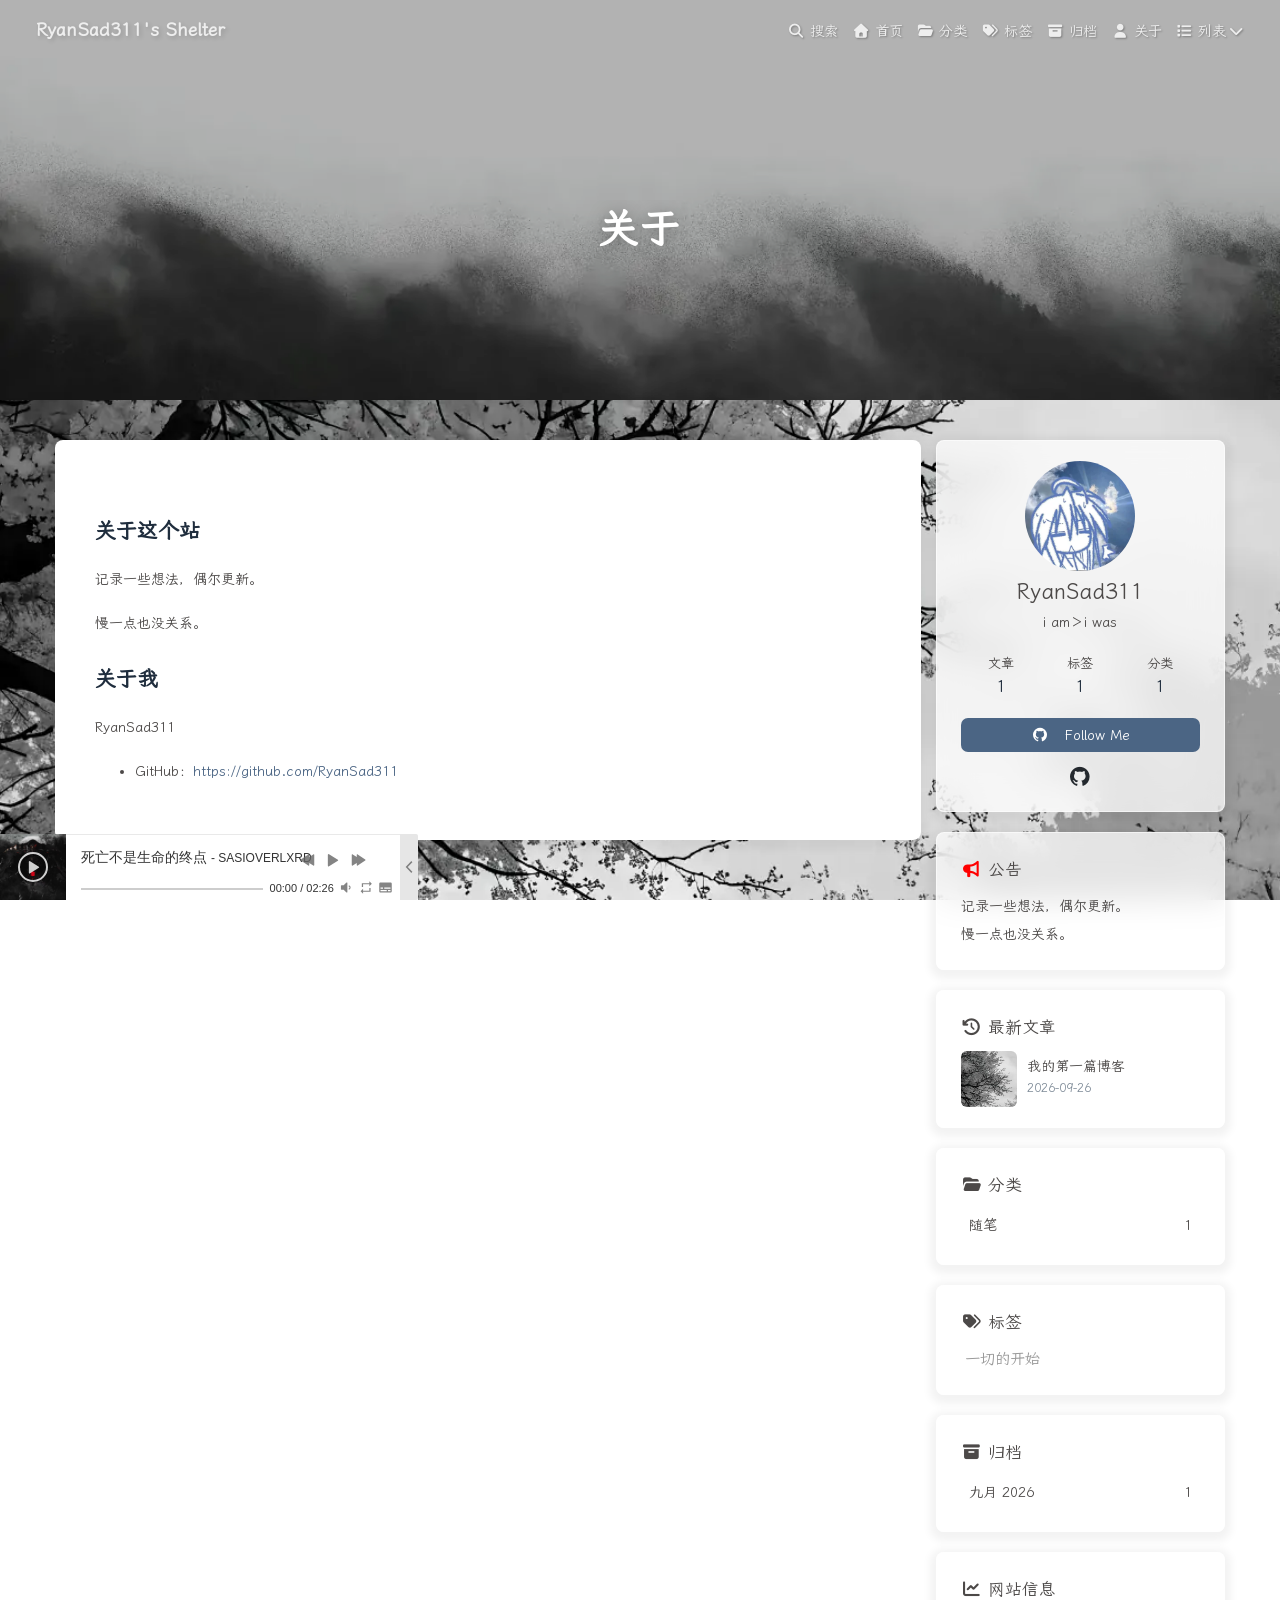
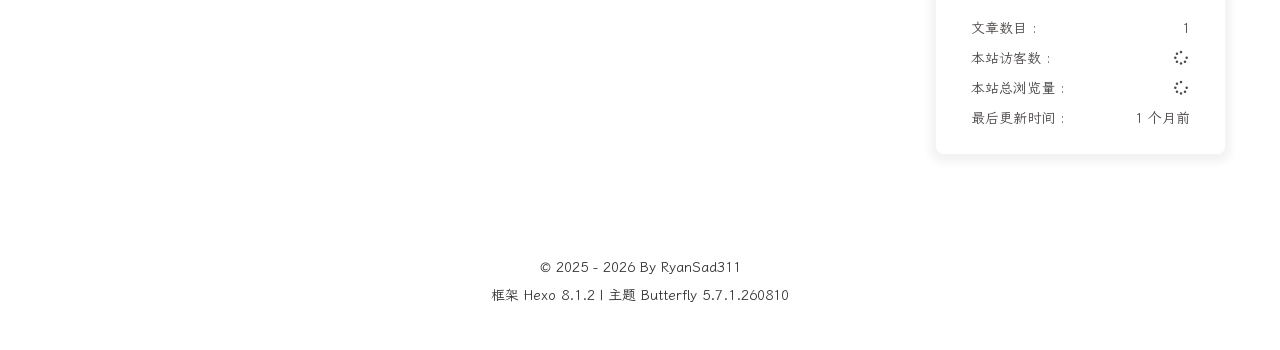
<file: about/index.html>
<!DOCTYPE html><html lang="zh-CN" data-theme="light"><head><meta charset="UTF-8"><meta http-equiv="X-UA-Compatible" content="IE=edge"><meta name="viewport" content="width=device-width, initial-scale=1.0,viewport-fit=cover"><title>关于 | RyanSad311's Shelter</title><meta name="author" content="RyanSad311"><meta name="copyright" content="RyanSad311"><meta name="format-detection" content="telephone=no"><meta name="theme-color" content="ffffff"><meta name="description" content="关于这个站记录一些想法，偶尔更新。 慢一点也没关系。 关于我RyanSad311  GitHub：https:&#x2F;&#x2F;github.com&#x2F;RyanSad311">
<meta property="og:type" content="website">
<meta property="og:title" content="关于">
<meta property="og:url" content="https://ryansad311.github.io/about/index.html">
<meta property="og:site_name" content="RyanSad311&#39;s Shelter">
<meta property="og:description" content="关于这个站记录一些想法，偶尔更新。 慢一点也没关系。 关于我RyanSad311  GitHub：https:&#x2F;&#x2F;github.com&#x2F;RyanSad311">
<meta property="og:locale" content="zh_CN">
<meta property="og:image" content="https://ryansad311.github.io/img/avatar.webp">
<meta property="article:published_time" content="2026-10-19T08:00:00.000Z">
<meta property="article:modified_time" content="2026-10-19T07:58:42.983Z">
<meta property="article:author" content="RyanSad311">
<meta name="twitter:card" content="summary">
<meta name="twitter:image" content="https://ryansad311.github.io/img/avatar.webp"><script type="application/ld+json"></script><link rel="shortcut icon" href="/img/favicon.png"><link rel="canonical" href="https://ryansad311.github.io/about/index.html"><link rel="preconnect" href="//cdn.jsdelivr.net"/><link rel="preconnect" href="//busuanzi.ibruce.info"/><link rel="stylesheet" href="/css/index.css?v=5.7.1.260810"><link rel="stylesheet" href="/fontawesome/css/all.min.css"><link rel="stylesheet" href="/js/fancybox/fancybox.css" media="print" onload="this.media='all'"><script>
    (() => {
      
    const saveToLocal = {
      set: (key, value, ttl) => {
        try {
          const data = { value }

          if (ttl != null) {
            data.expiry = Date.now() + ttl * 86400000
          }

          localStorage.setItem(key, JSON.stringify(data))
        } catch (e) {
          console.error(e)
        }
      },
      get: key => {
        const itemStr = localStorage.getItem(key)
        if (!itemStr) return

        try {
          const data = JSON.parse(itemStr)

          if (data.expiry && Date.now() > data.expiry) {
            localStorage.removeItem(key)
            return
          }

          return data.value
        } catch {
          localStorage.removeItem(key)
        }
      }
    }

    const scriptCache = new Map()
    const cssCache = new Map()
    window.btf = {
      saveToLocal,
      getScript: (url, attr = {}) => {
        if (scriptCache.has(url)) {
          return scriptCache.get(url)
        }

        const promise = new Promise((resolve, reject) => {
          const script = document.createElement('script')

          script.src = url
          script.async = true

          for (const key in attr) {
            script.setAttribute(key, attr[key])
          }

          script.onload = resolve
          script.onerror = reject

          document.head.appendChild(script)
        })

        scriptCache.set(url, promise)

        return promise
      },
      getCSS: (url, id) => {
        if (cssCache.has(url)) {
          return cssCache.get(url)
        }

        const promise = new Promise((resolve, reject) => {
          const link = document.createElement('link')

          link.rel = 'stylesheet'
          link.href = url

          if (id) {
            link.id = id
          }

          link.onload = resolve
          link.onerror = reject

          document.head.appendChild(link)
        })

        cssCache.set(url, promise)

        return promise
      },
      addGlobalFn: (key, fn, name = false, parent = window) => {
        if (!false && key.startsWith('pjax')) return
        const globalFn = parent.globalFn || {}
        globalFn[key] = globalFn[key] || {}
        globalFn[key][name || Object.keys(globalFn[key]).length] = fn
        parent.globalFn = globalFn
      }
    }
  
      
      const metaThemeColor = document.querySelector('meta[name="theme-color"]')
      const activateDarkMode = () => {
        document.documentElement.dataset.theme = 'dark'
        if (metaThemeColor !== null) {
          metaThemeColor.setAttribute('content', '#0d0d0d')
        }
      }
      const activateLightMode = () => {
        document.documentElement.dataset.theme = 'light'
        if (metaThemeColor !== null) {
          metaThemeColor.setAttribute('content', 'ffffff')
        }
      }

      btf.activateDarkMode = activateDarkMode
      btf.activateLightMode = activateLightMode

      const theme = saveToLocal.get('theme')
    
          theme === 'dark' ? activateDarkMode() : theme === 'light' ? activateLightMode() : null
        
      
      const asideStatus = saveToLocal.get('aside-status')
      if (asideStatus !== undefined) {
        document.documentElement.classList.toggle('hide-aside', asideStatus === 'hide')
      }
    
      
    const detectApple = () => {
      if (/iPad|iPhone|iPod|Macintosh/.test(navigator.userAgent)) {
        document.documentElement.classList.add('apple')
      }
    }
    detectApple()
  
    })()
  </script><script>const GLOBAL_CONFIG = {
  root: '/',
  algolia: undefined,
  localSearch: {"path":"/search.xml","preload":false,"top_n_per_article":1,"unescape":false,"pagination":{"enable":false,"hitsPerPage":8},"languages":{"hits_empty":"未找到符合您查询的内容：${query}","hits_stats":"共找到 ${hits} 篇文章"}},
  translate: undefined,
  highlight: {"plugin":"highlight.js","highlightCopy":true,"highlightLang":true,"highlightHeightLimit":false,"highlightFullpage":false,"highlightMacStyle":false},
  copy: {
    success: '复制成功',
    error: '复制失败',
    noSupport: '浏览器不支持'
  },
  relativeDate: {
    homepage: false,
    post: false
  },
  runtime: '',
  dateSuffix: {
    just: '刚刚',
    min: '分钟前',
    hour: '小时前',
    day: '天前',
    month: '个月前'
  },
  copyright: undefined,
  lightbox: 'fancybox',
  Snackbar: undefined,
  infinitegrid: {
    js: 'https://cdn.jsdelivr.net/npm/@egjs/infinitegrid@4.13.0/dist/infinitegrid.min.js',
    buttonText: '加载更多'
  },
  isPhotoFigcaption: false,
  islazyloadPlugin: false,
  isAnchor: false,
  percent: {
    toc: true,
    rightside: false,
  },
  autoDarkmode: false
}</script><script id="config-diff">var GLOBAL_CONFIG_SITE = {
  title: '关于',
  isHighlightShrink: false,
  isToc: false,
  pageType: 'page'
}</script><link rel="stylesheet" href="/css/custom.css"><link rel="stylesheet" href="/fonts/lxgw/lxgwwenkai-regular.css"><meta name="generator" content="Hexo 8.1.2"><link rel="alternate" href="/atom.xml" title="RyanSad311's Shelter" type="application/atom+xml">
</head><body><div class="bg-animation" id="web_bg" style="background-image: url(/img/bg-ink.webp);"></div><div id="sidebar"><div id="menu-mask"></div><div id="sidebar-menus"><div class="avatar-img text-center"><img src="/img/avatar.webp" onerror="this.onerror=null;this.src='/img/friend_404.gif'" alt="avatar"/></div><div class="site-data text-center"><a href="/archives/"><div class="headline">文章</div><div class="length-num">1</div></a><a href="/tags/"><div class="headline">标签</div><div class="length-num">1</div></a><a href="/categories/"><div class="headline">分类</div><div class="length-num">1</div></a></div><div class="menus_items"><div class="menus_item"><a class="site-page" href="/"><i class="fa-fw fas fa-home"></i><span> 首页</span></a></div><div class="menus_item"><a class="site-page" href="/categories/"><i class="fa-fw fas fa-folder-open"></i><span> 分类</span></a></div><div class="menus_item"><a class="site-page" href="/tags/"><i class="fa-fw fas fa-tags"></i><span> 标签</span></a></div><div class="menus_item"><a class="site-page" href="/archives/"><i class="fa-fw fas fa-archive"></i><span> 归档</span></a></div><div class="menus_item"><a class="site-page" href="/about/"><i class="fa-fw fas fa-user"></i><span> 关于</span></a></div><div class="menus_item"><span class="site-page group"><i class="fa-fw fas fa-list"></i><span> 列表</span><i class="fas fa-chevron-down"></i></span><ul class="menus_item_child"><li><a class="site-page child" href="/music/"><i class="fa-fw fas fa-music"></i><span> 音乐</span></a></li><li><a class="site-page child" href="/movies/"><i class="fa-fw fas fa-video"></i><span> 电影</span></a></li></ul></div></div></div></div><div class="page type-about" id="body-wrap"><header class="not-home-page" id="page-header" style="background-image: url(/img/banner.webp);"><nav id="nav"><span id="blog-info"><a class="nav-site-title" href="/"><span class="site-name">RyanSad311's Shelter</span></a></span><div id="menus"><div id="search-button"><span class="site-page social-icon search"><i class="fas fa-search fa-fw"></i><span> 搜索</span></span></div><div class="menus_items"><div class="menus_item"><a class="site-page" href="/"><i class="fa-fw fas fa-home"></i><span> 首页</span></a></div><div class="menus_item"><a class="site-page" href="/categories/"><i class="fa-fw fas fa-folder-open"></i><span> 分类</span></a></div><div class="menus_item"><a class="site-page" href="/tags/"><i class="fa-fw fas fa-tags"></i><span> 标签</span></a></div><div class="menus_item"><a class="site-page" href="/archives/"><i class="fa-fw fas fa-archive"></i><span> 归档</span></a></div><div class="menus_item"><a class="site-page" href="/about/"><i class="fa-fw fas fa-user"></i><span> 关于</span></a></div><div class="menus_item"><span class="site-page group"><i class="fa-fw fas fa-list"></i><span> 列表</span><i class="fas fa-chevron-down"></i></span><ul class="menus_item_child"><li><a class="site-page child" href="/music/"><i class="fa-fw fas fa-music"></i><span> 音乐</span></a></li><li><a class="site-page child" href="/movies/"><i class="fa-fw fas fa-video"></i><span> 电影</span></a></li></ul></div></div><div id="toggle-menu"><span class="site-page"><i class="fas fa-bars fa-fw"></i></span></div></div></nav><div id="page-site-info"><h1 id="site-title">关于</h1></div></header><main class="layout" id="content-inner"><div id="page"><div class="container" id="article-container"><h2 id="关于这个站"><a href="#关于这个站" class="headerlink" title="关于这个站"></a>关于这个站</h2><p>记录一些想法，偶尔更新。</p>
<p>慢一点也没关系。</p>
<h2 id="关于我"><a href="#关于我" class="headerlink" title="关于我"></a>关于我</h2><p>RyanSad311</p>
<ul>
<li>GitHub：<a target="_blank" rel="noopener" href="https://github.com/RyanSad311">https://github.com/RyanSad311</a></li>
</ul>
</div></div><div class="aside-content" id="aside-content"><div class="card-widget card-info text-center"><div class="avatar-img"><img src="/img/avatar.webp" onerror="this.onerror=null;this.src='/img/friend_404.gif'" alt="avatar"/></div><div class="author-info-name">RyanSad311</div><div class="author-info-description">i am＞i was</div><div class="site-data"><a href="/archives/"><div class="headline">文章</div><div class="length-num">1</div></a><a href="/tags/"><div class="headline">标签</div><div class="length-num">1</div></a><a href="/categories/"><div class="headline">分类</div><div class="length-num">1</div></a></div><a id="card-info-btn" target="_blank" rel="noopener" href="https://github.com/RyanSad311"><i class="fab fa-github"></i><span>Follow Me</span></a><div class="card-info-social-icons"><a class="social-icon" href="https://github.com/RyanSad311" target="_blank" title="Github"><i class="fab fa-github" style="color: #24292e;"></i></a></div></div><div class="card-widget card-announcement"><div class="item-headline"><i class="fas fa-bullhorn fa-shake"></i><span>公告</span></div><div class="announcement_content">记录一些想法，偶尔更新。<br/>慢一点也没关系。</div></div><div class="sticky_layout"><div class="card-widget card-recent-post"><div class="item-headline"><i class="fas fa-history"></i><span>最新文章</span></div><div class="aside-list"><div class="aside-list-item"><a class="thumbnail" href="/2026/09/26/%E6%88%91%E7%9A%84%E7%AC%AC%E4%B8%80%E7%AF%87%E5%8D%9A%E5%AE%A2/" title="我的第一篇博客"><img src="/img/bg-ink.webp" onerror="this.onerror=null;this.src='/img/404.jpg'" alt="我的第一篇博客"/></a><div class="content"><a class="title" href="/2026/09/26/%E6%88%91%E7%9A%84%E7%AC%AC%E4%B8%80%E7%AF%87%E5%8D%9A%E5%AE%A2/" title="我的第一篇博客">我的第一篇博客</a><time datetime="2026-09-26T09:02:20.000Z" title="发表于 2026-09-26 17:02:20">2026-09-26</time></div></div></div></div><div class="card-widget card-categories"><div class="item-headline"><i class="fas fa-folder-open"></i><span>分类</span></div>
          <ul class="card-category-list" id="aside-cat-list">
            <li class="card-category-list-item "><a class="card-category-list-link" href="/categories/%E9%9A%8F%E7%AC%94/"><span class="card-category-list-name">随笔</span><span class="card-category-list-count">1</span></a></li>
          </ul></div><div class="card-widget card-tags"><div class="item-headline"><i class="fas fa-tags"></i><span>标签</span></div><div class="card-tag-cloud"><a href="/tags/%E4%B8%80%E5%88%87%E7%9A%84%E5%BC%80%E5%A7%8B/" style="font-size: 1.1em; color: #999">一切的开始</a></div></div><div class="card-widget card-archives">
    <div class="item-headline"><i class="fas fa-archive"></i><span>归档</span></div>
  
    <ul class="card-archive-list">
      
        <li class="card-archive-list-item">
          <a class="card-archive-list-link" href="/archives/2026/09/">
            <span class="card-archive-list-date">
              九月 2026
            </span>
            <span class="card-archive-list-count">1</span>
          </a>
        </li>
      
    </ul>
  </div><div class="card-widget card-webinfo"><div class="item-headline"><i class="fas fa-chart-line"></i><span>网站信息</span></div><div class="webinfo"><div class="webinfo-item"><div class="item-name">文章数目 :</div><div class="item-count">1</div></div><div class="webinfo-item"><div class="item-name">本站访客数 :</div><div class="item-count" id="busuanzi_value_site_uv"><i class="fa-solid fa-spinner fa-spin"></i></div></div><div class="webinfo-item"><div class="item-name">本站总浏览量 :</div><div class="item-count" id="busuanzi_value_site_pv"><i class="fa-solid fa-spinner fa-spin"></i></div></div><div class="webinfo-item"><div class="item-name">最后更新时间 :</div><div class="item-count" id="last-push-date" data-lastPushDate="2026-10-19T12:48:56.482Z"><i class="fa-solid fa-spinner fa-spin"></i></div></div></div></div></div></div></main><footer id="footer"><div class="footer-other"><div class="footer-copyright"><span class="copyright">&copy;&nbsp;2025 - 2026 By RyanSad311</span><span class="framework-info"><span>框架 </span><a target="_blank" rel="noopener" href="https://hexo.io">Hexo 8.1.2</a><span class="footer-separator">|</span><span>主题 </span><a target="_blank" rel="noopener" href="https://github.com/jerryc127/hexo-theme-butterfly">Butterfly 5.7.1.260810</a></span></div></div></footer></div><div id="rightside"><div id="rightside-config-hide"><button id="darkmode" type="button" title="日间和夜间模式切换"><i class="fas fa-adjust"></i></button><button id="hide-aside-btn" type="button" title="单栏和双栏切换"><i class="fas fa-arrows-alt-h"></i></button></div><div id="rightside-config-show"><button id="rightside-config" type="button" title="设置"><i class="fas fa-cog fa-spin"></i></button><button id="go-up" type="button" title="回到顶部"><span class="scroll-percent"></span><i class="fas fa-arrow-up"></i></button></div></div><div><script src="/js/utils.js?v=5.7.1.260810"></script><script src="/js/main.js?v=5.7.1.260810"></script><script src="/js/fancybox/fancybox.umd.js"></script><div class="js-pjax"></div><link rel="stylesheet" href="/js/APlayer.min.css"><script src="/js/APlayer.min.js"></script><div id="my-aplayer" class="aplayer"></div><script src="/js/music.js"></script><script src="/js/activate-power-mode.min.js"></script><script>POWERMODE.colorful = false;
POWERMODE.shake = false;
POWERMODE.mobile = false;
document.body.addEventListener('input', POWERMODE);
</script><script async data-pjax src="//busuanzi.ibruce.info/busuanzi/2.3/busuanzi.pure.mini.js"></script><div id="local-search"><div class="search-dialog"><nav class="search-nav"><span class="search-dialog-title">搜索</span><i class="fas fa-spinner fa-pulse" id="loading-status" hidden="hidden"></i><button class="search-close-button"><i class="fas fa-times"></i></button></nav><div class="text-center" id="loading-database"><i class="fas fa-spinner fa-pulse"></i><span>  数据加载中</span></div><div class="local-search-input"><input placeholder="搜索文章" type="text"/></div><hr/><div id="local-search-results"></div><div class="ais-Pagination" id="local-search-pagination" style="display:none;"><ul class="ais-Pagination-list"></ul></div><div id="local-search-stats"></div></div><div id="search-mask"></div><script src="/js/search/local-search.js?v=5.7.1.260810"></script></div></div></body></html>
</file>
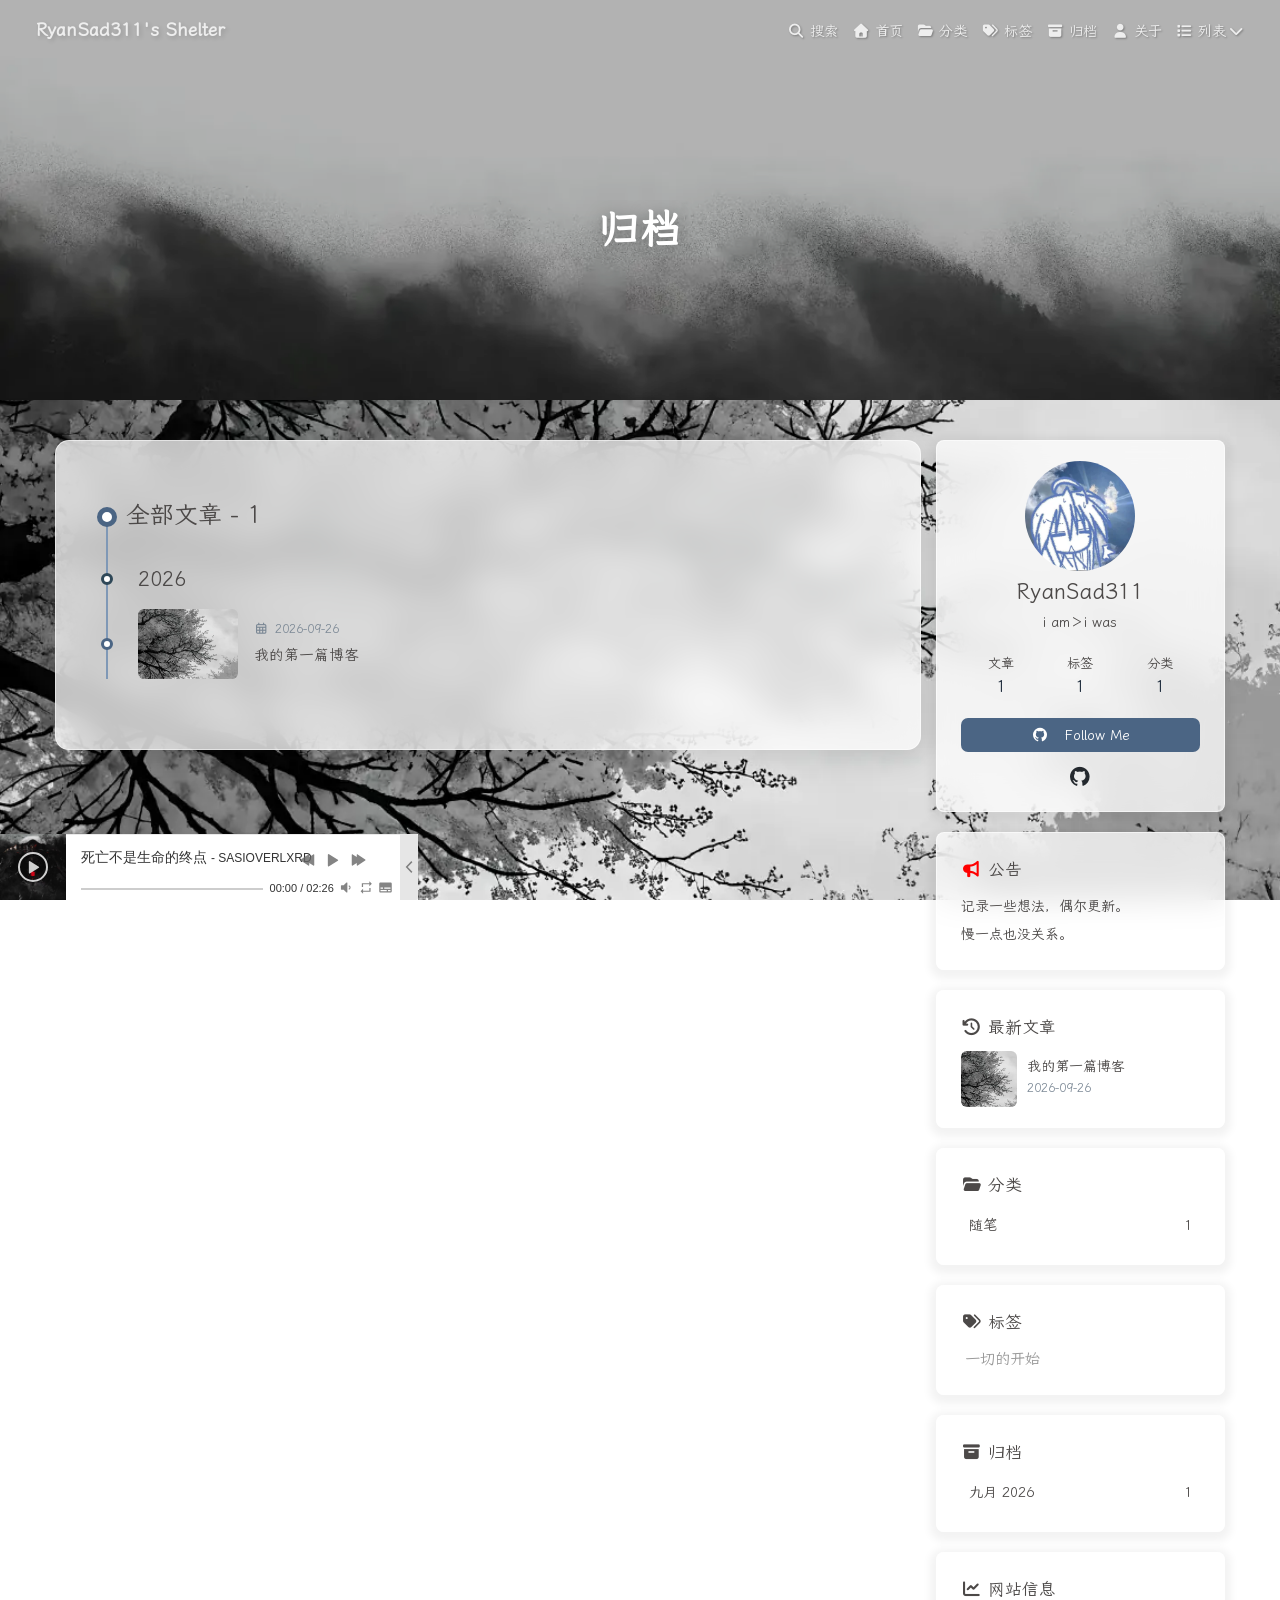
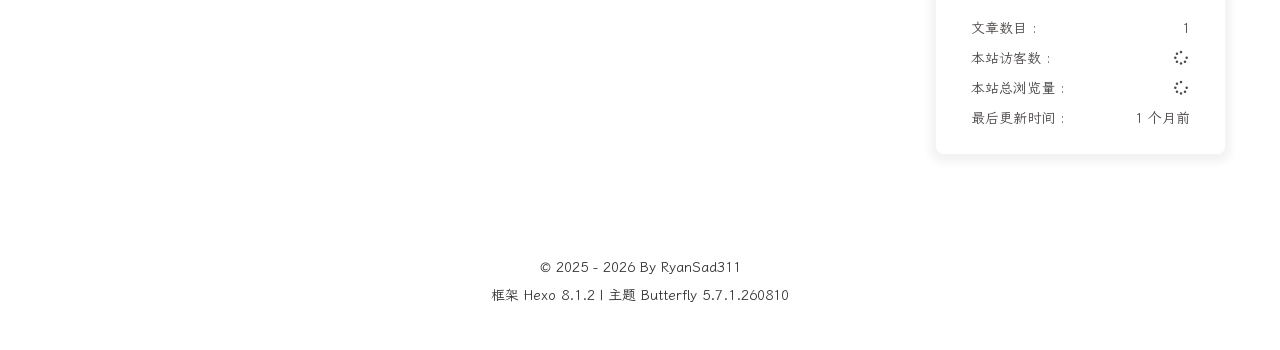
<file: archives/index.html>
<!DOCTYPE html><html lang="zh-CN" data-theme="light"><head><meta charset="UTF-8"><meta http-equiv="X-UA-Compatible" content="IE=edge"><meta name="viewport" content="width=device-width, initial-scale=1.0,viewport-fit=cover"><title>归档 | RyanSad311's Shelter</title><meta name="author" content="RyanSad311"><meta name="copyright" content="RyanSad311"><meta name="format-detection" content="telephone=no"><meta name="theme-color" content="ffffff"><meta name="description" content="i am＞i was">
<meta property="og:type" content="website">
<meta property="og:title" content="归档">
<meta property="og:url" content="https://ryansad311.github.io/archives/index.html">
<meta property="og:site_name" content="RyanSad311&#39;s Shelter">
<meta property="og:description" content="i am＞i was">
<meta property="og:locale" content="zh_CN">
<meta property="og:image" content="https://ryansad311.github.io/img/avatar.webp">
<meta property="article:author" content="RyanSad311">
<meta name="twitter:card" content="summary">
<meta name="twitter:image" content="https://ryansad311.github.io/img/avatar.webp"><script type="application/ld+json"></script><link rel="shortcut icon" href="/img/favicon.png"><link rel="canonical" href="https://ryansad311.github.io/archives/index.html"><link rel="preconnect" href="//cdn.jsdelivr.net"/><link rel="preconnect" href="//busuanzi.ibruce.info"/><link rel="stylesheet" href="/css/index.css?v=5.7.1.260810"><link rel="stylesheet" href="/fontawesome/css/all.min.css"><link rel="stylesheet" href="/js/fancybox/fancybox.css" media="print" onload="this.media='all'"><script>
    (() => {
      
    const saveToLocal = {
      set: (key, value, ttl) => {
        try {
          const data = { value }

          if (ttl != null) {
            data.expiry = Date.now() + ttl * 86400000
          }

          localStorage.setItem(key, JSON.stringify(data))
        } catch (e) {
          console.error(e)
        }
      },
      get: key => {
        const itemStr = localStorage.getItem(key)
        if (!itemStr) return

        try {
          const data = JSON.parse(itemStr)

          if (data.expiry && Date.now() > data.expiry) {
            localStorage.removeItem(key)
            return
          }

          return data.value
        } catch {
          localStorage.removeItem(key)
        }
      }
    }

    const scriptCache = new Map()
    const cssCache = new Map()
    window.btf = {
      saveToLocal,
      getScript: (url, attr = {}) => {
        if (scriptCache.has(url)) {
          return scriptCache.get(url)
        }

        const promise = new Promise((resolve, reject) => {
          const script = document.createElement('script')

          script.src = url
          script.async = true

          for (const key in attr) {
            script.setAttribute(key, attr[key])
          }

          script.onload = resolve
          script.onerror = reject

          document.head.appendChild(script)
        })

        scriptCache.set(url, promise)

        return promise
      },
      getCSS: (url, id) => {
        if (cssCache.has(url)) {
          return cssCache.get(url)
        }

        const promise = new Promise((resolve, reject) => {
          const link = document.createElement('link')

          link.rel = 'stylesheet'
          link.href = url

          if (id) {
            link.id = id
          }

          link.onload = resolve
          link.onerror = reject

          document.head.appendChild(link)
        })

        cssCache.set(url, promise)

        return promise
      },
      addGlobalFn: (key, fn, name = false, parent = window) => {
        if (!false && key.startsWith('pjax')) return
        const globalFn = parent.globalFn || {}
        globalFn[key] = globalFn[key] || {}
        globalFn[key][name || Object.keys(globalFn[key]).length] = fn
        parent.globalFn = globalFn
      }
    }
  
      
      const metaThemeColor = document.querySelector('meta[name="theme-color"]')
      const activateDarkMode = () => {
        document.documentElement.dataset.theme = 'dark'
        if (metaThemeColor !== null) {
          metaThemeColor.setAttribute('content', '#0d0d0d')
        }
      }
      const activateLightMode = () => {
        document.documentElement.dataset.theme = 'light'
        if (metaThemeColor !== null) {
          metaThemeColor.setAttribute('content', 'ffffff')
        }
      }

      btf.activateDarkMode = activateDarkMode
      btf.activateLightMode = activateLightMode

      const theme = saveToLocal.get('theme')
    
          theme === 'dark' ? activateDarkMode() : theme === 'light' ? activateLightMode() : null
        
      
      const asideStatus = saveToLocal.get('aside-status')
      if (asideStatus !== undefined) {
        document.documentElement.classList.toggle('hide-aside', asideStatus === 'hide')
      }
    
      
    const detectApple = () => {
      if (/iPad|iPhone|iPod|Macintosh/.test(navigator.userAgent)) {
        document.documentElement.classList.add('apple')
      }
    }
    detectApple()
  
    })()
  </script><script>const GLOBAL_CONFIG = {
  root: '/',
  algolia: undefined,
  localSearch: {"path":"/search.xml","preload":false,"top_n_per_article":1,"unescape":false,"pagination":{"enable":false,"hitsPerPage":8},"languages":{"hits_empty":"未找到符合您查询的内容：${query}","hits_stats":"共找到 ${hits} 篇文章"}},
  translate: undefined,
  highlight: {"plugin":"highlight.js","highlightCopy":true,"highlightLang":true,"highlightHeightLimit":false,"highlightFullpage":false,"highlightMacStyle":false},
  copy: {
    success: '复制成功',
    error: '复制失败',
    noSupport: '浏览器不支持'
  },
  relativeDate: {
    homepage: false,
    post: false
  },
  runtime: '',
  dateSuffix: {
    just: '刚刚',
    min: '分钟前',
    hour: '小时前',
    day: '天前',
    month: '个月前'
  },
  copyright: undefined,
  lightbox: 'fancybox',
  Snackbar: undefined,
  infinitegrid: {
    js: 'https://cdn.jsdelivr.net/npm/@egjs/infinitegrid@4.13.0/dist/infinitegrid.min.js',
    buttonText: '加载更多'
  },
  isPhotoFigcaption: false,
  islazyloadPlugin: false,
  isAnchor: false,
  percent: {
    toc: true,
    rightside: false,
  },
  autoDarkmode: false
}</script><script id="config-diff">var GLOBAL_CONFIG_SITE = {
  title: '归档',
  isHighlightShrink: false,
  isToc: false,
  pageType: 'archive'
}</script><link rel="stylesheet" href="/css/custom.css"><link rel="stylesheet" href="/fonts/lxgw/lxgwwenkai-regular.css"><meta name="generator" content="Hexo 8.1.2"><link rel="alternate" href="/atom.xml" title="RyanSad311's Shelter" type="application/atom+xml">
</head><body><div class="bg-animation" id="web_bg" style="background-image: url(/img/bg-ink.webp);"></div><div id="sidebar"><div id="menu-mask"></div><div id="sidebar-menus"><div class="avatar-img text-center"><img src="/img/avatar.webp" onerror="this.onerror=null;this.src='/img/friend_404.gif'" alt="avatar"/></div><div class="site-data text-center"><a href="/archives/"><div class="headline">文章</div><div class="length-num">1</div></a><a href="/tags/"><div class="headline">标签</div><div class="length-num">1</div></a><a href="/categories/"><div class="headline">分类</div><div class="length-num">1</div></a></div><div class="menus_items"><div class="menus_item"><a class="site-page" href="/"><i class="fa-fw fas fa-home"></i><span> 首页</span></a></div><div class="menus_item"><a class="site-page" href="/categories/"><i class="fa-fw fas fa-folder-open"></i><span> 分类</span></a></div><div class="menus_item"><a class="site-page" href="/tags/"><i class="fa-fw fas fa-tags"></i><span> 标签</span></a></div><div class="menus_item"><a class="site-page" href="/archives/"><i class="fa-fw fas fa-archive"></i><span> 归档</span></a></div><div class="menus_item"><a class="site-page" href="/about/"><i class="fa-fw fas fa-user"></i><span> 关于</span></a></div><div class="menus_item"><span class="site-page group"><i class="fa-fw fas fa-list"></i><span> 列表</span><i class="fas fa-chevron-down"></i></span><ul class="menus_item_child"><li><a class="site-page child" href="/music/"><i class="fa-fw fas fa-music"></i><span> 音乐</span></a></li><li><a class="site-page child" href="/movies/"><i class="fa-fw fas fa-video"></i><span> 电影</span></a></li></ul></div></div></div></div><div class="page" id="body-wrap"><header class="not-home-page" id="page-header" style="background-image: url(/img/banner.webp);"><nav id="nav"><span id="blog-info"><a class="nav-site-title" href="/"><span class="site-name">RyanSad311's Shelter</span></a></span><div id="menus"><div id="search-button"><span class="site-page social-icon search"><i class="fas fa-search fa-fw"></i><span> 搜索</span></span></div><div class="menus_items"><div class="menus_item"><a class="site-page" href="/"><i class="fa-fw fas fa-home"></i><span> 首页</span></a></div><div class="menus_item"><a class="site-page" href="/categories/"><i class="fa-fw fas fa-folder-open"></i><span> 分类</span></a></div><div class="menus_item"><a class="site-page" href="/tags/"><i class="fa-fw fas fa-tags"></i><span> 标签</span></a></div><div class="menus_item"><a class="site-page" href="/archives/"><i class="fa-fw fas fa-archive"></i><span> 归档</span></a></div><div class="menus_item"><a class="site-page" href="/about/"><i class="fa-fw fas fa-user"></i><span> 关于</span></a></div><div class="menus_item"><span class="site-page group"><i class="fa-fw fas fa-list"></i><span> 列表</span><i class="fas fa-chevron-down"></i></span><ul class="menus_item_child"><li><a class="site-page child" href="/music/"><i class="fa-fw fas fa-music"></i><span> 音乐</span></a></li><li><a class="site-page child" href="/movies/"><i class="fa-fw fas fa-video"></i><span> 电影</span></a></li></ul></div></div><div id="toggle-menu"><span class="site-page"><i class="fas fa-bars fa-fw"></i></span></div></div></nav><div id="page-site-info"><h1 id="site-title">归档</h1></div></header><main class="layout" id="content-inner"><div id="archive"><div class="article-sort-title">全部文章 - 1</div><div class="article-sort"><div class="article-sort-item year">2026</div><div class="article-sort-item"><a class="article-sort-item-img" href="/2026/09/26/%E6%88%91%E7%9A%84%E7%AC%AC%E4%B8%80%E7%AF%87%E5%8D%9A%E5%AE%A2/" title="我的第一篇博客"><img src="/img/bg-ink.webp" alt="我的第一篇博客" onerror="this.onerror=null;this.src='/img/404.jpg'"></a><div class="article-sort-item-info"><div class="article-sort-item-time"><i class="far fa-calendar-alt"></i><time class="post-meta-date-created" datetime="2026-09-26T09:02:20.000Z" title="发表于 2026-09-26 17:02:20">2026-09-26</time></div><a class="article-sort-item-title" href="/2026/09/26/%E6%88%91%E7%9A%84%E7%AC%AC%E4%B8%80%E7%AF%87%E5%8D%9A%E5%AE%A2/" title="我的第一篇博客">我的第一篇博客</a></div></div></div></div><div class="aside-content" id="aside-content"><div class="card-widget card-info text-center"><div class="avatar-img"><img src="/img/avatar.webp" onerror="this.onerror=null;this.src='/img/friend_404.gif'" alt="avatar"/></div><div class="author-info-name">RyanSad311</div><div class="author-info-description">i am＞i was</div><div class="site-data"><a href="/archives/"><div class="headline">文章</div><div class="length-num">1</div></a><a href="/tags/"><div class="headline">标签</div><div class="length-num">1</div></a><a href="/categories/"><div class="headline">分类</div><div class="length-num">1</div></a></div><a id="card-info-btn" target="_blank" rel="noopener" href="https://github.com/RyanSad311"><i class="fab fa-github"></i><span>Follow Me</span></a><div class="card-info-social-icons"><a class="social-icon" href="https://github.com/RyanSad311" target="_blank" title="Github"><i class="fab fa-github" style="color: #24292e;"></i></a></div></div><div class="card-widget card-announcement"><div class="item-headline"><i class="fas fa-bullhorn fa-shake"></i><span>公告</span></div><div class="announcement_content">记录一些想法，偶尔更新。<br/>慢一点也没关系。</div></div><div class="sticky_layout"><div class="card-widget card-recent-post"><div class="item-headline"><i class="fas fa-history"></i><span>最新文章</span></div><div class="aside-list"><div class="aside-list-item"><a class="thumbnail" href="/2026/09/26/%E6%88%91%E7%9A%84%E7%AC%AC%E4%B8%80%E7%AF%87%E5%8D%9A%E5%AE%A2/" title="我的第一篇博客"><img src="/img/bg-ink.webp" onerror="this.onerror=null;this.src='/img/404.jpg'" alt="我的第一篇博客"/></a><div class="content"><a class="title" href="/2026/09/26/%E6%88%91%E7%9A%84%E7%AC%AC%E4%B8%80%E7%AF%87%E5%8D%9A%E5%AE%A2/" title="我的第一篇博客">我的第一篇博客</a><time datetime="2026-09-26T09:02:20.000Z" title="发表于 2026-09-26 17:02:20">2026-09-26</time></div></div></div></div><div class="card-widget card-categories"><div class="item-headline"><i class="fas fa-folder-open"></i><span>分类</span></div>
          <ul class="card-category-list" id="aside-cat-list">
            <li class="card-category-list-item "><a class="card-category-list-link" href="/categories/%E9%9A%8F%E7%AC%94/"><span class="card-category-list-name">随笔</span><span class="card-category-list-count">1</span></a></li>
          </ul></div><div class="card-widget card-tags"><div class="item-headline"><i class="fas fa-tags"></i><span>标签</span></div><div class="card-tag-cloud"><a href="/tags/%E4%B8%80%E5%88%87%E7%9A%84%E5%BC%80%E5%A7%8B/" style="font-size: 1.1em; color: #999">一切的开始</a></div></div><div class="card-widget card-archives">
    <div class="item-headline"><i class="fas fa-archive"></i><span>归档</span></div>
  
    <ul class="card-archive-list">
      
        <li class="card-archive-list-item">
          <a class="card-archive-list-link" href="/archives/2026/09/">
            <span class="card-archive-list-date">
              九月 2026
            </span>
            <span class="card-archive-list-count">1</span>
          </a>
        </li>
      
    </ul>
  </div><div class="card-widget card-webinfo"><div class="item-headline"><i class="fas fa-chart-line"></i><span>网站信息</span></div><div class="webinfo"><div class="webinfo-item"><div class="item-name">文章数目 :</div><div class="item-count">1</div></div><div class="webinfo-item"><div class="item-name">本站访客数 :</div><div class="item-count" id="busuanzi_value_site_uv"><i class="fa-solid fa-spinner fa-spin"></i></div></div><div class="webinfo-item"><div class="item-name">本站总浏览量 :</div><div class="item-count" id="busuanzi_value_site_pv"><i class="fa-solid fa-spinner fa-spin"></i></div></div><div class="webinfo-item"><div class="item-name">最后更新时间 :</div><div class="item-count" id="last-push-date" data-lastPushDate="2026-10-19T12:48:56.482Z"><i class="fa-solid fa-spinner fa-spin"></i></div></div></div></div></div></div></main><footer id="footer"><div class="footer-other"><div class="footer-copyright"><span class="copyright">&copy;&nbsp;2025 - 2026 By RyanSad311</span><span class="framework-info"><span>框架 </span><a target="_blank" rel="noopener" href="https://hexo.io">Hexo 8.1.2</a><span class="footer-separator">|</span><span>主题 </span><a target="_blank" rel="noopener" href="https://github.com/jerryc127/hexo-theme-butterfly">Butterfly 5.7.1.260810</a></span></div></div></footer></div><div id="rightside"><div id="rightside-config-hide"><button id="darkmode" type="button" title="日间和夜间模式切换"><i class="fas fa-adjust"></i></button><button id="hide-aside-btn" type="button" title="单栏和双栏切换"><i class="fas fa-arrows-alt-h"></i></button></div><div id="rightside-config-show"><button id="rightside-config" type="button" title="设置"><i class="fas fa-cog fa-spin"></i></button><button id="go-up" type="button" title="回到顶部"><span class="scroll-percent"></span><i class="fas fa-arrow-up"></i></button></div></div><div><script src="/js/utils.js?v=5.7.1.260810"></script><script src="/js/main.js?v=5.7.1.260810"></script><script src="/js/fancybox/fancybox.umd.js"></script><div class="js-pjax"></div><link rel="stylesheet" href="/js/APlayer.min.css"><script src="/js/APlayer.min.js"></script><div id="my-aplayer" class="aplayer"></div><script src="/js/music.js"></script><script src="/js/activate-power-mode.min.js"></script><script>POWERMODE.colorful = false;
POWERMODE.shake = false;
POWERMODE.mobile = false;
document.body.addEventListener('input', POWERMODE);
</script><script async data-pjax src="//busuanzi.ibruce.info/busuanzi/2.3/busuanzi.pure.mini.js"></script><div id="local-search"><div class="search-dialog"><nav class="search-nav"><span class="search-dialog-title">搜索</span><i class="fas fa-spinner fa-pulse" id="loading-status" hidden="hidden"></i><button class="search-close-button"><i class="fas fa-times"></i></button></nav><div class="text-center" id="loading-database"><i class="fas fa-spinner fa-pulse"></i><span>  数据加载中</span></div><div class="local-search-input"><input placeholder="搜索文章" type="text"/></div><hr/><div id="local-search-results"></div><div class="ais-Pagination" id="local-search-pagination" style="display:none;"><ul class="ais-Pagination-list"></ul></div><div id="local-search-stats"></div></div><div id="search-mask"></div><script src="/js/search/local-search.js?v=5.7.1.260810"></script></div></div></body></html>
</file>
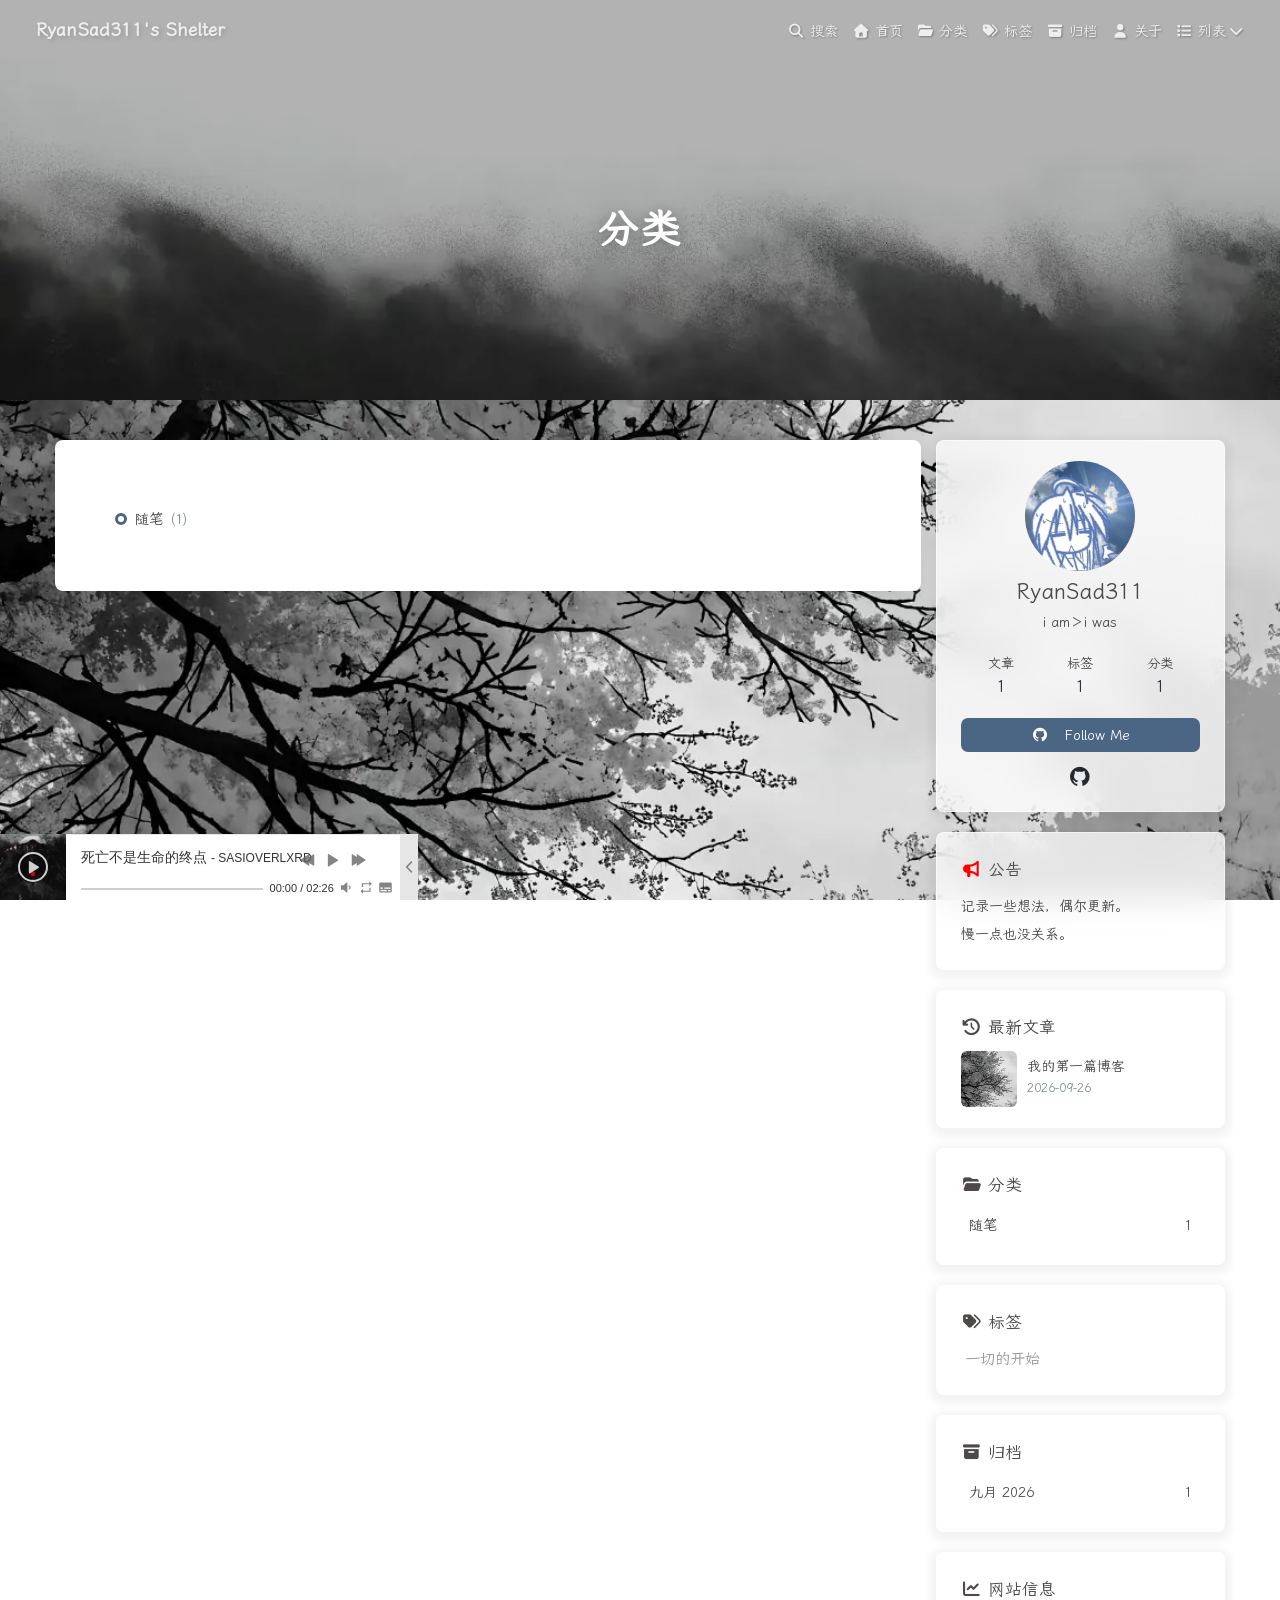
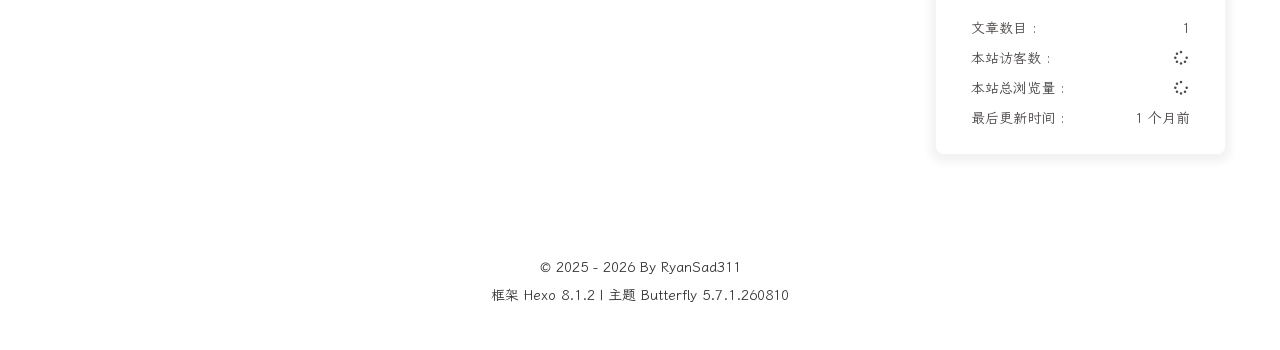
<file: categories/index.html>
<!DOCTYPE html><html lang="zh-CN" data-theme="light"><head><meta charset="UTF-8"><meta http-equiv="X-UA-Compatible" content="IE=edge"><meta name="viewport" content="width=device-width, initial-scale=1.0,viewport-fit=cover"><title>分类 | RyanSad311's Shelter</title><meta name="author" content="RyanSad311"><meta name="copyright" content="RyanSad311"><meta name="format-detection" content="telephone=no"><meta name="theme-color" content="ffffff"><meta name="description" content="i am＞i was">
<meta property="og:type" content="website">
<meta property="og:title" content="分类">
<meta property="og:url" content="https://ryansad311.github.io/categories/index.html">
<meta property="og:site_name" content="RyanSad311&#39;s Shelter">
<meta property="og:description" content="i am＞i was">
<meta property="og:locale" content="zh_CN">
<meta property="og:image" content="https://ryansad311.github.io/img/avatar.webp">
<meta property="article:published_time" content="2026-10-19T08:00:00.000Z">
<meta property="article:modified_time" content="2026-10-19T07:58:42.985Z">
<meta property="article:author" content="RyanSad311">
<meta name="twitter:card" content="summary">
<meta name="twitter:image" content="https://ryansad311.github.io/img/avatar.webp"><script type="application/ld+json"></script><link rel="shortcut icon" href="/img/favicon.png"><link rel="canonical" href="https://ryansad311.github.io/categories/index.html"><link rel="preconnect" href="//cdn.jsdelivr.net"/><link rel="preconnect" href="//busuanzi.ibruce.info"/><link rel="stylesheet" href="/css/index.css?v=5.7.1.260810"><link rel="stylesheet" href="/fontawesome/css/all.min.css"><link rel="stylesheet" href="/js/fancybox/fancybox.css" media="print" onload="this.media='all'"><script>
    (() => {
      
    const saveToLocal = {
      set: (key, value, ttl) => {
        try {
          const data = { value }

          if (ttl != null) {
            data.expiry = Date.now() + ttl * 86400000
          }

          localStorage.setItem(key, JSON.stringify(data))
        } catch (e) {
          console.error(e)
        }
      },
      get: key => {
        const itemStr = localStorage.getItem(key)
        if (!itemStr) return

        try {
          const data = JSON.parse(itemStr)

          if (data.expiry && Date.now() > data.expiry) {
            localStorage.removeItem(key)
            return
          }

          return data.value
        } catch {
          localStorage.removeItem(key)
        }
      }
    }

    const scriptCache = new Map()
    const cssCache = new Map()
    window.btf = {
      saveToLocal,
      getScript: (url, attr = {}) => {
        if (scriptCache.has(url)) {
          return scriptCache.get(url)
        }

        const promise = new Promise((resolve, reject) => {
          const script = document.createElement('script')

          script.src = url
          script.async = true

          for (const key in attr) {
            script.setAttribute(key, attr[key])
          }

          script.onload = resolve
          script.onerror = reject

          document.head.appendChild(script)
        })

        scriptCache.set(url, promise)

        return promise
      },
      getCSS: (url, id) => {
        if (cssCache.has(url)) {
          return cssCache.get(url)
        }

        const promise = new Promise((resolve, reject) => {
          const link = document.createElement('link')

          link.rel = 'stylesheet'
          link.href = url

          if (id) {
            link.id = id
          }

          link.onload = resolve
          link.onerror = reject

          document.head.appendChild(link)
        })

        cssCache.set(url, promise)

        return promise
      },
      addGlobalFn: (key, fn, name = false, parent = window) => {
        if (!false && key.startsWith('pjax')) return
        const globalFn = parent.globalFn || {}
        globalFn[key] = globalFn[key] || {}
        globalFn[key][name || Object.keys(globalFn[key]).length] = fn
        parent.globalFn = globalFn
      }
    }
  
      
      const metaThemeColor = document.querySelector('meta[name="theme-color"]')
      const activateDarkMode = () => {
        document.documentElement.dataset.theme = 'dark'
        if (metaThemeColor !== null) {
          metaThemeColor.setAttribute('content', '#0d0d0d')
        }
      }
      const activateLightMode = () => {
        document.documentElement.dataset.theme = 'light'
        if (metaThemeColor !== null) {
          metaThemeColor.setAttribute('content', 'ffffff')
        }
      }

      btf.activateDarkMode = activateDarkMode
      btf.activateLightMode = activateLightMode

      const theme = saveToLocal.get('theme')
    
          theme === 'dark' ? activateDarkMode() : theme === 'light' ? activateLightMode() : null
        
      
      const asideStatus = saveToLocal.get('aside-status')
      if (asideStatus !== undefined) {
        document.documentElement.classList.toggle('hide-aside', asideStatus === 'hide')
      }
    
      
    const detectApple = () => {
      if (/iPad|iPhone|iPod|Macintosh/.test(navigator.userAgent)) {
        document.documentElement.classList.add('apple')
      }
    }
    detectApple()
  
    })()
  </script><script>const GLOBAL_CONFIG = {
  root: '/',
  algolia: undefined,
  localSearch: {"path":"/search.xml","preload":false,"top_n_per_article":1,"unescape":false,"pagination":{"enable":false,"hitsPerPage":8},"languages":{"hits_empty":"未找到符合您查询的内容：${query}","hits_stats":"共找到 ${hits} 篇文章"}},
  translate: undefined,
  highlight: {"plugin":"highlight.js","highlightCopy":true,"highlightLang":true,"highlightHeightLimit":false,"highlightFullpage":false,"highlightMacStyle":false},
  copy: {
    success: '复制成功',
    error: '复制失败',
    noSupport: '浏览器不支持'
  },
  relativeDate: {
    homepage: false,
    post: false
  },
  runtime: '',
  dateSuffix: {
    just: '刚刚',
    min: '分钟前',
    hour: '小时前',
    day: '天前',
    month: '个月前'
  },
  copyright: undefined,
  lightbox: 'fancybox',
  Snackbar: undefined,
  infinitegrid: {
    js: 'https://cdn.jsdelivr.net/npm/@egjs/infinitegrid@4.13.0/dist/infinitegrid.min.js',
    buttonText: '加载更多'
  },
  isPhotoFigcaption: false,
  islazyloadPlugin: false,
  isAnchor: false,
  percent: {
    toc: true,
    rightside: false,
  },
  autoDarkmode: false
}</script><script id="config-diff">var GLOBAL_CONFIG_SITE = {
  title: '分类',
  isHighlightShrink: false,
  isToc: false,
  pageType: 'page'
}</script><link rel="stylesheet" href="/css/custom.css"><link rel="stylesheet" href="/fonts/lxgw/lxgwwenkai-regular.css"><meta name="generator" content="Hexo 8.1.2"><link rel="alternate" href="/atom.xml" title="RyanSad311's Shelter" type="application/atom+xml">
</head><body><div class="bg-animation" id="web_bg" style="background-image: url(/img/bg-ink.webp);"></div><div id="sidebar"><div id="menu-mask"></div><div id="sidebar-menus"><div class="avatar-img text-center"><img src="/img/avatar.webp" onerror="this.onerror=null;this.src='/img/friend_404.gif'" alt="avatar"/></div><div class="site-data text-center"><a href="/archives/"><div class="headline">文章</div><div class="length-num">1</div></a><a href="/tags/"><div class="headline">标签</div><div class="length-num">1</div></a><a href="/categories/"><div class="headline">分类</div><div class="length-num">1</div></a></div><div class="menus_items"><div class="menus_item"><a class="site-page" href="/"><i class="fa-fw fas fa-home"></i><span> 首页</span></a></div><div class="menus_item"><a class="site-page" href="/categories/"><i class="fa-fw fas fa-folder-open"></i><span> 分类</span></a></div><div class="menus_item"><a class="site-page" href="/tags/"><i class="fa-fw fas fa-tags"></i><span> 标签</span></a></div><div class="menus_item"><a class="site-page" href="/archives/"><i class="fa-fw fas fa-archive"></i><span> 归档</span></a></div><div class="menus_item"><a class="site-page" href="/about/"><i class="fa-fw fas fa-user"></i><span> 关于</span></a></div><div class="menus_item"><span class="site-page group"><i class="fa-fw fas fa-list"></i><span> 列表</span><i class="fas fa-chevron-down"></i></span><ul class="menus_item_child"><li><a class="site-page child" href="/music/"><i class="fa-fw fas fa-music"></i><span> 音乐</span></a></li><li><a class="site-page child" href="/movies/"><i class="fa-fw fas fa-video"></i><span> 电影</span></a></li></ul></div></div></div></div><div class="page type-categories" id="body-wrap"><header class="not-home-page" id="page-header" style="background-image: url(/img/banner.webp);"><nav id="nav"><span id="blog-info"><a class="nav-site-title" href="/"><span class="site-name">RyanSad311's Shelter</span></a></span><div id="menus"><div id="search-button"><span class="site-page social-icon search"><i class="fas fa-search fa-fw"></i><span> 搜索</span></span></div><div class="menus_items"><div class="menus_item"><a class="site-page" href="/"><i class="fa-fw fas fa-home"></i><span> 首页</span></a></div><div class="menus_item"><a class="site-page" href="/categories/"><i class="fa-fw fas fa-folder-open"></i><span> 分类</span></a></div><div class="menus_item"><a class="site-page" href="/tags/"><i class="fa-fw fas fa-tags"></i><span> 标签</span></a></div><div class="menus_item"><a class="site-page" href="/archives/"><i class="fa-fw fas fa-archive"></i><span> 归档</span></a></div><div class="menus_item"><a class="site-page" href="/about/"><i class="fa-fw fas fa-user"></i><span> 关于</span></a></div><div class="menus_item"><span class="site-page group"><i class="fa-fw fas fa-list"></i><span> 列表</span><i class="fas fa-chevron-down"></i></span><ul class="menus_item_child"><li><a class="site-page child" href="/music/"><i class="fa-fw fas fa-music"></i><span> 音乐</span></a></li><li><a class="site-page child" href="/movies/"><i class="fa-fw fas fa-video"></i><span> 电影</span></a></li></ul></div></div><div id="toggle-menu"><span class="site-page"><i class="fas fa-bars fa-fw"></i></span></div></div></nav><div id="page-site-info"><h1 id="site-title">分类</h1></div></header><main class="layout" id="content-inner"><div id="page"><div class="category-lists"><ul class="category-list"><li class="category-list-item"><a class="category-list-link" href="/categories/%E9%9A%8F%E7%AC%94/">随笔</a><span class="category-list-count">1</span></li></ul></div></div><div class="aside-content" id="aside-content"><div class="card-widget card-info text-center"><div class="avatar-img"><img src="/img/avatar.webp" onerror="this.onerror=null;this.src='/img/friend_404.gif'" alt="avatar"/></div><div class="author-info-name">RyanSad311</div><div class="author-info-description">i am＞i was</div><div class="site-data"><a href="/archives/"><div class="headline">文章</div><div class="length-num">1</div></a><a href="/tags/"><div class="headline">标签</div><div class="length-num">1</div></a><a href="/categories/"><div class="headline">分类</div><div class="length-num">1</div></a></div><a id="card-info-btn" target="_blank" rel="noopener" href="https://github.com/RyanSad311"><i class="fab fa-github"></i><span>Follow Me</span></a><div class="card-info-social-icons"><a class="social-icon" href="https://github.com/RyanSad311" target="_blank" title="Github"><i class="fab fa-github" style="color: #24292e;"></i></a></div></div><div class="card-widget card-announcement"><div class="item-headline"><i class="fas fa-bullhorn fa-shake"></i><span>公告</span></div><div class="announcement_content">记录一些想法，偶尔更新。<br/>慢一点也没关系。</div></div><div class="sticky_layout"><div class="card-widget card-recent-post"><div class="item-headline"><i class="fas fa-history"></i><span>最新文章</span></div><div class="aside-list"><div class="aside-list-item"><a class="thumbnail" href="/2026/09/26/%E6%88%91%E7%9A%84%E7%AC%AC%E4%B8%80%E7%AF%87%E5%8D%9A%E5%AE%A2/" title="我的第一篇博客"><img src="/img/bg-ink.webp" onerror="this.onerror=null;this.src='/img/404.jpg'" alt="我的第一篇博客"/></a><div class="content"><a class="title" href="/2026/09/26/%E6%88%91%E7%9A%84%E7%AC%AC%E4%B8%80%E7%AF%87%E5%8D%9A%E5%AE%A2/" title="我的第一篇博客">我的第一篇博客</a><time datetime="2026-09-26T09:02:20.000Z" title="发表于 2026-09-26 17:02:20">2026-09-26</time></div></div></div></div><div class="card-widget card-categories"><div class="item-headline"><i class="fas fa-folder-open"></i><span>分类</span></div>
          <ul class="card-category-list" id="aside-cat-list">
            <li class="card-category-list-item "><a class="card-category-list-link" href="/categories/%E9%9A%8F%E7%AC%94/"><span class="card-category-list-name">随笔</span><span class="card-category-list-count">1</span></a></li>
          </ul></div><div class="card-widget card-tags"><div class="item-headline"><i class="fas fa-tags"></i><span>标签</span></div><div class="card-tag-cloud"><a href="/tags/%E4%B8%80%E5%88%87%E7%9A%84%E5%BC%80%E5%A7%8B/" style="font-size: 1.1em; color: #999">一切的开始</a></div></div><div class="card-widget card-archives">
    <div class="item-headline"><i class="fas fa-archive"></i><span>归档</span></div>
  
    <ul class="card-archive-list">
      
        <li class="card-archive-list-item">
          <a class="card-archive-list-link" href="/archives/2026/09/">
            <span class="card-archive-list-date">
              九月 2026
            </span>
            <span class="card-archive-list-count">1</span>
          </a>
        </li>
      
    </ul>
  </div><div class="card-widget card-webinfo"><div class="item-headline"><i class="fas fa-chart-line"></i><span>网站信息</span></div><div class="webinfo"><div class="webinfo-item"><div class="item-name">文章数目 :</div><div class="item-count">1</div></div><div class="webinfo-item"><div class="item-name">本站访客数 :</div><div class="item-count" id="busuanzi_value_site_uv"><i class="fa-solid fa-spinner fa-spin"></i></div></div><div class="webinfo-item"><div class="item-name">本站总浏览量 :</div><div class="item-count" id="busuanzi_value_site_pv"><i class="fa-solid fa-spinner fa-spin"></i></div></div><div class="webinfo-item"><div class="item-name">最后更新时间 :</div><div class="item-count" id="last-push-date" data-lastPushDate="2026-10-19T12:48:56.482Z"><i class="fa-solid fa-spinner fa-spin"></i></div></div></div></div></div></div></main><footer id="footer"><div class="footer-other"><div class="footer-copyright"><span class="copyright">&copy;&nbsp;2025 - 2026 By RyanSad311</span><span class="framework-info"><span>框架 </span><a target="_blank" rel="noopener" href="https://hexo.io">Hexo 8.1.2</a><span class="footer-separator">|</span><span>主题 </span><a target="_blank" rel="noopener" href="https://github.com/jerryc127/hexo-theme-butterfly">Butterfly 5.7.1.260810</a></span></div></div></footer></div><div id="rightside"><div id="rightside-config-hide"><button id="darkmode" type="button" title="日间和夜间模式切换"><i class="fas fa-adjust"></i></button><button id="hide-aside-btn" type="button" title="单栏和双栏切换"><i class="fas fa-arrows-alt-h"></i></button></div><div id="rightside-config-show"><button id="rightside-config" type="button" title="设置"><i class="fas fa-cog fa-spin"></i></button><button id="go-up" type="button" title="回到顶部"><span class="scroll-percent"></span><i class="fas fa-arrow-up"></i></button></div></div><div><script src="/js/utils.js?v=5.7.1.260810"></script><script src="/js/main.js?v=5.7.1.260810"></script><script src="/js/fancybox/fancybox.umd.js"></script><div class="js-pjax"></div><link rel="stylesheet" href="/js/APlayer.min.css"><script src="/js/APlayer.min.js"></script><div id="my-aplayer" class="aplayer"></div><script src="/js/music.js"></script><script src="/js/activate-power-mode.min.js"></script><script>POWERMODE.colorful = false;
POWERMODE.shake = false;
POWERMODE.mobile = false;
document.body.addEventListener('input', POWERMODE);
</script><script async data-pjax src="//busuanzi.ibruce.info/busuanzi/2.3/busuanzi.pure.mini.js"></script><div id="local-search"><div class="search-dialog"><nav class="search-nav"><span class="search-dialog-title">搜索</span><i class="fas fa-spinner fa-pulse" id="loading-status" hidden="hidden"></i><button class="search-close-button"><i class="fas fa-times"></i></button></nav><div class="text-center" id="loading-database"><i class="fas fa-spinner fa-pulse"></i><span>  数据加载中</span></div><div class="local-search-input"><input placeholder="搜索文章" type="text"/></div><hr/><div id="local-search-results"></div><div class="ais-Pagination" id="local-search-pagination" style="display:none;"><ul class="ais-Pagination-list"></ul></div><div id="local-search-stats"></div></div><div id="search-mask"></div><script src="/js/search/local-search.js?v=5.7.1.260810"></script></div></div></body></html>
</file>
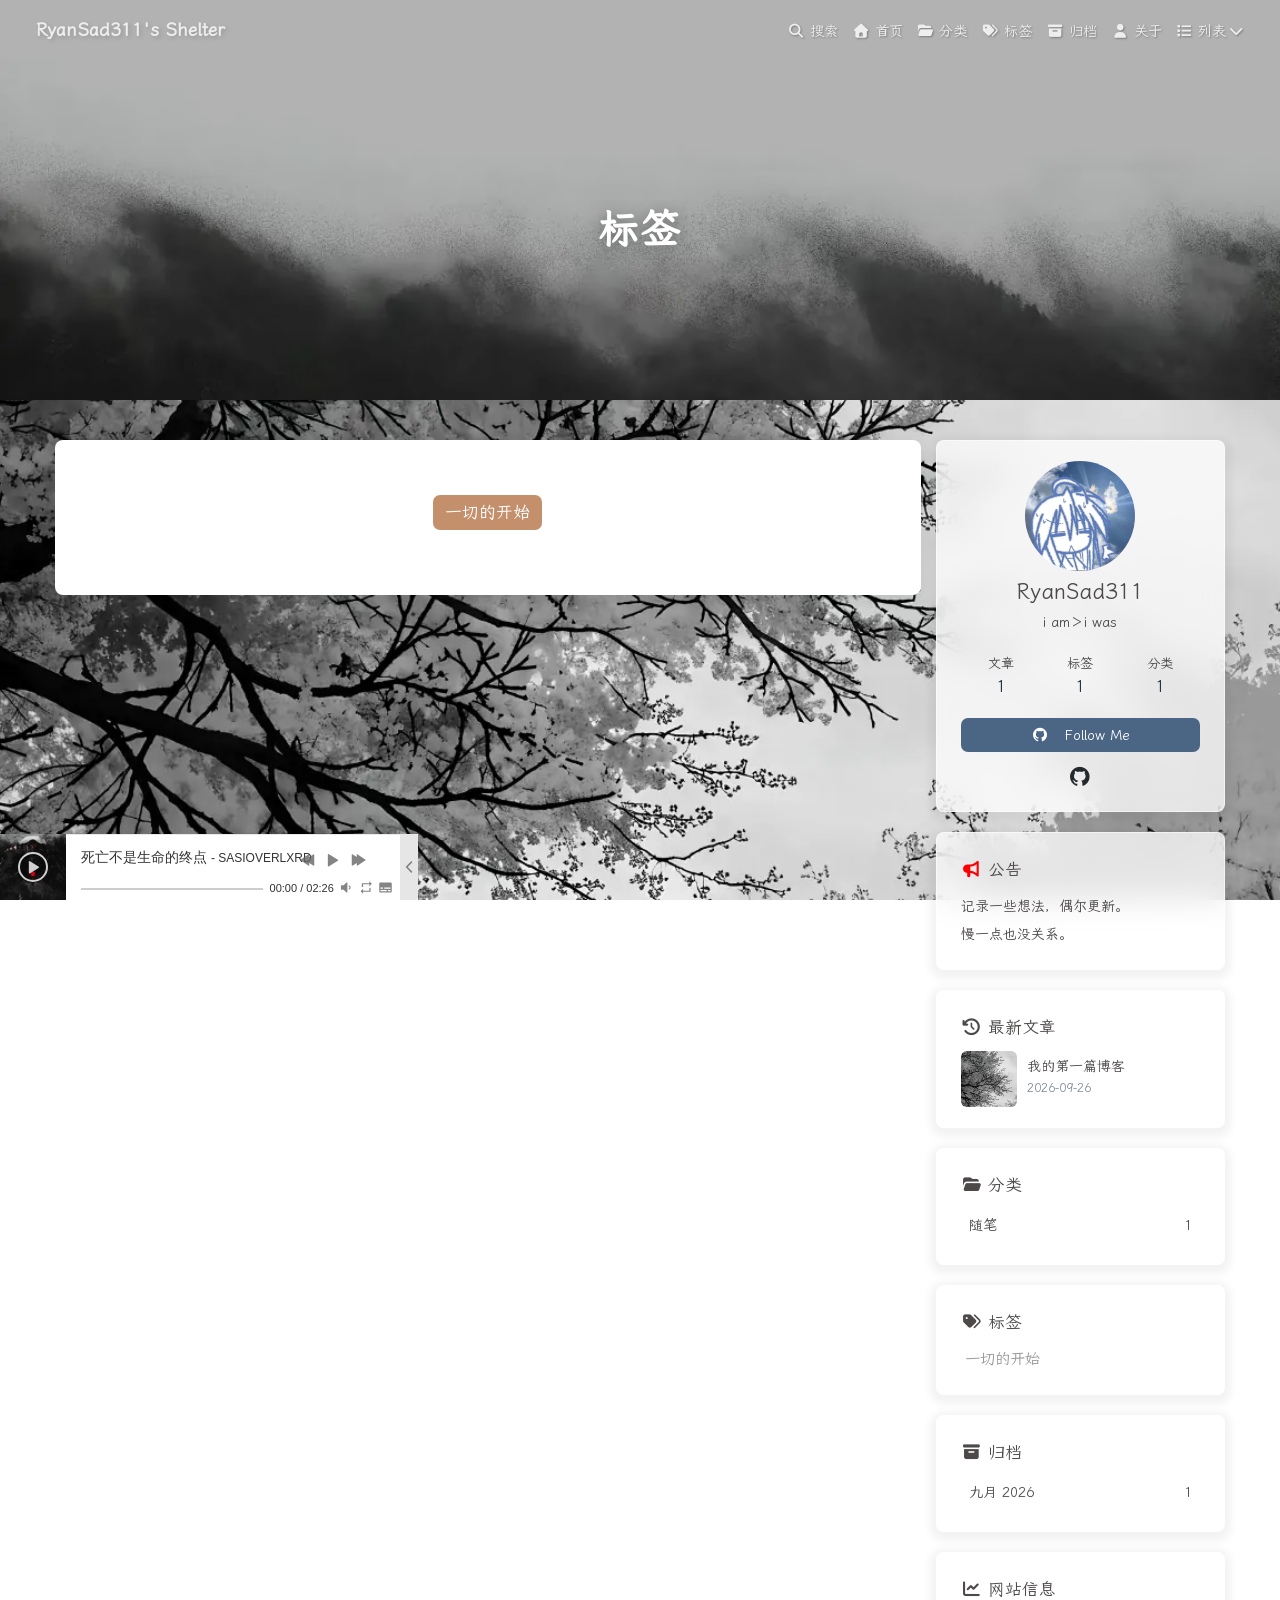
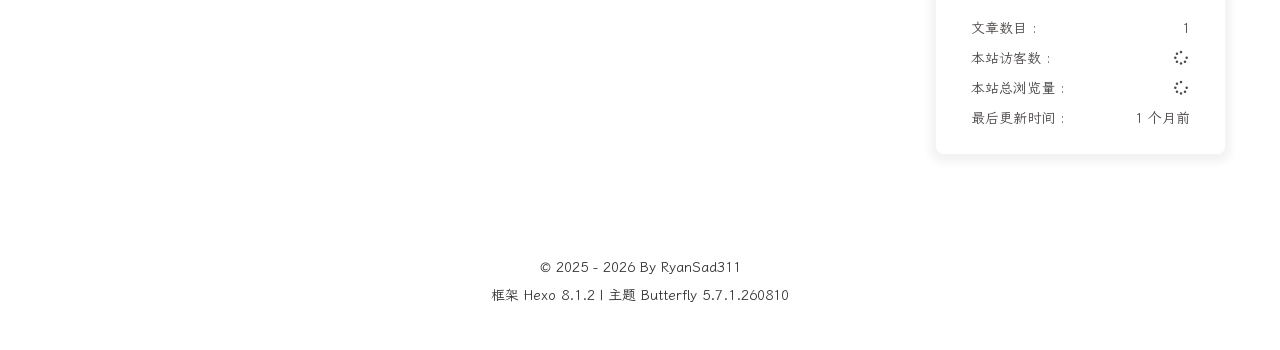
<file: tags/index.html>
<!DOCTYPE html><html lang="zh-CN" data-theme="light"><head><meta charset="UTF-8"><meta http-equiv="X-UA-Compatible" content="IE=edge"><meta name="viewport" content="width=device-width, initial-scale=1.0,viewport-fit=cover"><title>标签 | RyanSad311's Shelter</title><meta name="author" content="RyanSad311"><meta name="copyright" content="RyanSad311"><meta name="format-detection" content="telephone=no"><meta name="theme-color" content="ffffff"><meta name="description" content="i am＞i was">
<meta property="og:type" content="website">
<meta property="og:title" content="标签">
<meta property="og:url" content="https://ryansad311.github.io/tags/index.html">
<meta property="og:site_name" content="RyanSad311&#39;s Shelter">
<meta property="og:description" content="i am＞i was">
<meta property="og:locale" content="zh_CN">
<meta property="og:image" content="https://ryansad311.github.io/img/avatar.webp">
<meta property="article:published_time" content="2026-10-19T08:00:00.000Z">
<meta property="article:modified_time" content="2026-10-19T07:58:42.985Z">
<meta property="article:author" content="RyanSad311">
<meta name="twitter:card" content="summary">
<meta name="twitter:image" content="https://ryansad311.github.io/img/avatar.webp"><script type="application/ld+json"></script><link rel="shortcut icon" href="/img/favicon.png"><link rel="canonical" href="https://ryansad311.github.io/tags/index.html"><link rel="preconnect" href="//cdn.jsdelivr.net"/><link rel="preconnect" href="//busuanzi.ibruce.info"/><link rel="stylesheet" href="/css/index.css?v=5.7.1.260810"><link rel="stylesheet" href="/fontawesome/css/all.min.css"><link rel="stylesheet" href="/js/fancybox/fancybox.css" media="print" onload="this.media='all'"><script>
    (() => {
      
    const saveToLocal = {
      set: (key, value, ttl) => {
        try {
          const data = { value }

          if (ttl != null) {
            data.expiry = Date.now() + ttl * 86400000
          }

          localStorage.setItem(key, JSON.stringify(data))
        } catch (e) {
          console.error(e)
        }
      },
      get: key => {
        const itemStr = localStorage.getItem(key)
        if (!itemStr) return

        try {
          const data = JSON.parse(itemStr)

          if (data.expiry && Date.now() > data.expiry) {
            localStorage.removeItem(key)
            return
          }

          return data.value
        } catch {
          localStorage.removeItem(key)
        }
      }
    }

    const scriptCache = new Map()
    const cssCache = new Map()
    window.btf = {
      saveToLocal,
      getScript: (url, attr = {}) => {
        if (scriptCache.has(url)) {
          return scriptCache.get(url)
        }

        const promise = new Promise((resolve, reject) => {
          const script = document.createElement('script')

          script.src = url
          script.async = true

          for (const key in attr) {
            script.setAttribute(key, attr[key])
          }

          script.onload = resolve
          script.onerror = reject

          document.head.appendChild(script)
        })

        scriptCache.set(url, promise)

        return promise
      },
      getCSS: (url, id) => {
        if (cssCache.has(url)) {
          return cssCache.get(url)
        }

        const promise = new Promise((resolve, reject) => {
          const link = document.createElement('link')

          link.rel = 'stylesheet'
          link.href = url

          if (id) {
            link.id = id
          }

          link.onload = resolve
          link.onerror = reject

          document.head.appendChild(link)
        })

        cssCache.set(url, promise)

        return promise
      },
      addGlobalFn: (key, fn, name = false, parent = window) => {
        if (!false && key.startsWith('pjax')) return
        const globalFn = parent.globalFn || {}
        globalFn[key] = globalFn[key] || {}
        globalFn[key][name || Object.keys(globalFn[key]).length] = fn
        parent.globalFn = globalFn
      }
    }
  
      
      const metaThemeColor = document.querySelector('meta[name="theme-color"]')
      const activateDarkMode = () => {
        document.documentElement.dataset.theme = 'dark'
        if (metaThemeColor !== null) {
          metaThemeColor.setAttribute('content', '#0d0d0d')
        }
      }
      const activateLightMode = () => {
        document.documentElement.dataset.theme = 'light'
        if (metaThemeColor !== null) {
          metaThemeColor.setAttribute('content', 'ffffff')
        }
      }

      btf.activateDarkMode = activateDarkMode
      btf.activateLightMode = activateLightMode

      const theme = saveToLocal.get('theme')
    
          theme === 'dark' ? activateDarkMode() : theme === 'light' ? activateLightMode() : null
        
      
      const asideStatus = saveToLocal.get('aside-status')
      if (asideStatus !== undefined) {
        document.documentElement.classList.toggle('hide-aside', asideStatus === 'hide')
      }
    
      
    const detectApple = () => {
      if (/iPad|iPhone|iPod|Macintosh/.test(navigator.userAgent)) {
        document.documentElement.classList.add('apple')
      }
    }
    detectApple()
  
    })()
  </script><script>const GLOBAL_CONFIG = {
  root: '/',
  algolia: undefined,
  localSearch: {"path":"/search.xml","preload":false,"top_n_per_article":1,"unescape":false,"pagination":{"enable":false,"hitsPerPage":8},"languages":{"hits_empty":"未找到符合您查询的内容：${query}","hits_stats":"共找到 ${hits} 篇文章"}},
  translate: undefined,
  highlight: {"plugin":"highlight.js","highlightCopy":true,"highlightLang":true,"highlightHeightLimit":false,"highlightFullpage":false,"highlightMacStyle":false},
  copy: {
    success: '复制成功',
    error: '复制失败',
    noSupport: '浏览器不支持'
  },
  relativeDate: {
    homepage: false,
    post: false
  },
  runtime: '',
  dateSuffix: {
    just: '刚刚',
    min: '分钟前',
    hour: '小时前',
    day: '天前',
    month: '个月前'
  },
  copyright: undefined,
  lightbox: 'fancybox',
  Snackbar: undefined,
  infinitegrid: {
    js: 'https://cdn.jsdelivr.net/npm/@egjs/infinitegrid@4.13.0/dist/infinitegrid.min.js',
    buttonText: '加载更多'
  },
  isPhotoFigcaption: false,
  islazyloadPlugin: false,
  isAnchor: false,
  percent: {
    toc: true,
    rightside: false,
  },
  autoDarkmode: false
}</script><script id="config-diff">var GLOBAL_CONFIG_SITE = {
  title: '标签',
  isHighlightShrink: false,
  isToc: false,
  pageType: 'page'
}</script><link rel="stylesheet" href="/css/custom.css"><link rel="stylesheet" href="/fonts/lxgw/lxgwwenkai-regular.css"><meta name="generator" content="Hexo 8.1.2"><link rel="alternate" href="/atom.xml" title="RyanSad311's Shelter" type="application/atom+xml">
</head><body><div class="bg-animation" id="web_bg" style="background-image: url(/img/bg-ink.webp);"></div><div id="sidebar"><div id="menu-mask"></div><div id="sidebar-menus"><div class="avatar-img text-center"><img src="/img/avatar.webp" onerror="this.onerror=null;this.src='/img/friend_404.gif'" alt="avatar"/></div><div class="site-data text-center"><a href="/archives/"><div class="headline">文章</div><div class="length-num">1</div></a><a href="/tags/"><div class="headline">标签</div><div class="length-num">1</div></a><a href="/categories/"><div class="headline">分类</div><div class="length-num">1</div></a></div><div class="menus_items"><div class="menus_item"><a class="site-page" href="/"><i class="fa-fw fas fa-home"></i><span> 首页</span></a></div><div class="menus_item"><a class="site-page" href="/categories/"><i class="fa-fw fas fa-folder-open"></i><span> 分类</span></a></div><div class="menus_item"><a class="site-page" href="/tags/"><i class="fa-fw fas fa-tags"></i><span> 标签</span></a></div><div class="menus_item"><a class="site-page" href="/archives/"><i class="fa-fw fas fa-archive"></i><span> 归档</span></a></div><div class="menus_item"><a class="site-page" href="/about/"><i class="fa-fw fas fa-user"></i><span> 关于</span></a></div><div class="menus_item"><span class="site-page group"><i class="fa-fw fas fa-list"></i><span> 列表</span><i class="fas fa-chevron-down"></i></span><ul class="menus_item_child"><li><a class="site-page child" href="/music/"><i class="fa-fw fas fa-music"></i><span> 音乐</span></a></li><li><a class="site-page child" href="/movies/"><i class="fa-fw fas fa-video"></i><span> 电影</span></a></li></ul></div></div></div></div><div class="page type-tags" id="body-wrap"><header class="not-home-page" id="page-header" style="background-image: url(/img/banner.webp);"><nav id="nav"><span id="blog-info"><a class="nav-site-title" href="/"><span class="site-name">RyanSad311's Shelter</span></a></span><div id="menus"><div id="search-button"><span class="site-page social-icon search"><i class="fas fa-search fa-fw"></i><span> 搜索</span></span></div><div class="menus_items"><div class="menus_item"><a class="site-page" href="/"><i class="fa-fw fas fa-home"></i><span> 首页</span></a></div><div class="menus_item"><a class="site-page" href="/categories/"><i class="fa-fw fas fa-folder-open"></i><span> 分类</span></a></div><div class="menus_item"><a class="site-page" href="/tags/"><i class="fa-fw fas fa-tags"></i><span> 标签</span></a></div><div class="menus_item"><a class="site-page" href="/archives/"><i class="fa-fw fas fa-archive"></i><span> 归档</span></a></div><div class="menus_item"><a class="site-page" href="/about/"><i class="fa-fw fas fa-user"></i><span> 关于</span></a></div><div class="menus_item"><span class="site-page group"><i class="fa-fw fas fa-list"></i><span> 列表</span><i class="fas fa-chevron-down"></i></span><ul class="menus_item_child"><li><a class="site-page child" href="/music/"><i class="fa-fw fas fa-music"></i><span> 音乐</span></a></li><li><a class="site-page child" href="/movies/"><i class="fa-fw fas fa-video"></i><span> 电影</span></a></li></ul></div></div><div id="toggle-menu"><span class="site-page"><i class="fas fa-bars fa-fw"></i></span></div></div></nav><div id="page-site-info"><h1 id="site-title">标签</h1></div></header><main class="layout" id="content-inner"><div id="page"><div class="tag-cloud-list text-center"><a href="/tags/%E4%B8%80%E5%88%87%E7%9A%84%E5%BC%80%E5%A7%8B/" style="font-size: 1.2em; background-color: rgb(196, 144, 108);">一切的开始</a></div></div><div class="aside-content" id="aside-content"><div class="card-widget card-info text-center"><div class="avatar-img"><img src="/img/avatar.webp" onerror="this.onerror=null;this.src='/img/friend_404.gif'" alt="avatar"/></div><div class="author-info-name">RyanSad311</div><div class="author-info-description">i am＞i was</div><div class="site-data"><a href="/archives/"><div class="headline">文章</div><div class="length-num">1</div></a><a href="/tags/"><div class="headline">标签</div><div class="length-num">1</div></a><a href="/categories/"><div class="headline">分类</div><div class="length-num">1</div></a></div><a id="card-info-btn" target="_blank" rel="noopener" href="https://github.com/RyanSad311"><i class="fab fa-github"></i><span>Follow Me</span></a><div class="card-info-social-icons"><a class="social-icon" href="https://github.com/RyanSad311" target="_blank" title="Github"><i class="fab fa-github" style="color: #24292e;"></i></a></div></div><div class="card-widget card-announcement"><div class="item-headline"><i class="fas fa-bullhorn fa-shake"></i><span>公告</span></div><div class="announcement_content">记录一些想法，偶尔更新。<br/>慢一点也没关系。</div></div><div class="sticky_layout"><div class="card-widget card-recent-post"><div class="item-headline"><i class="fas fa-history"></i><span>最新文章</span></div><div class="aside-list"><div class="aside-list-item"><a class="thumbnail" href="/2026/09/26/%E6%88%91%E7%9A%84%E7%AC%AC%E4%B8%80%E7%AF%87%E5%8D%9A%E5%AE%A2/" title="我的第一篇博客"><img src="/img/bg-ink.webp" onerror="this.onerror=null;this.src='/img/404.jpg'" alt="我的第一篇博客"/></a><div class="content"><a class="title" href="/2026/09/26/%E6%88%91%E7%9A%84%E7%AC%AC%E4%B8%80%E7%AF%87%E5%8D%9A%E5%AE%A2/" title="我的第一篇博客">我的第一篇博客</a><time datetime="2026-09-26T09:02:20.000Z" title="发表于 2026-09-26 17:02:20">2026-09-26</time></div></div></div></div><div class="card-widget card-categories"><div class="item-headline"><i class="fas fa-folder-open"></i><span>分类</span></div>
          <ul class="card-category-list" id="aside-cat-list">
            <li class="card-category-list-item "><a class="card-category-list-link" href="/categories/%E9%9A%8F%E7%AC%94/"><span class="card-category-list-name">随笔</span><span class="card-category-list-count">1</span></a></li>
          </ul></div><div class="card-widget card-tags"><div class="item-headline"><i class="fas fa-tags"></i><span>标签</span></div><div class="card-tag-cloud"><a href="/tags/%E4%B8%80%E5%88%87%E7%9A%84%E5%BC%80%E5%A7%8B/" style="font-size: 1.1em; color: #999">一切的开始</a></div></div><div class="card-widget card-archives">
    <div class="item-headline"><i class="fas fa-archive"></i><span>归档</span></div>
  
    <ul class="card-archive-list">
      
        <li class="card-archive-list-item">
          <a class="card-archive-list-link" href="/archives/2026/09/">
            <span class="card-archive-list-date">
              九月 2026
            </span>
            <span class="card-archive-list-count">1</span>
          </a>
        </li>
      
    </ul>
  </div><div class="card-widget card-webinfo"><div class="item-headline"><i class="fas fa-chart-line"></i><span>网站信息</span></div><div class="webinfo"><div class="webinfo-item"><div class="item-name">文章数目 :</div><div class="item-count">1</div></div><div class="webinfo-item"><div class="item-name">本站访客数 :</div><div class="item-count" id="busuanzi_value_site_uv"><i class="fa-solid fa-spinner fa-spin"></i></div></div><div class="webinfo-item"><div class="item-name">本站总浏览量 :</div><div class="item-count" id="busuanzi_value_site_pv"><i class="fa-solid fa-spinner fa-spin"></i></div></div><div class="webinfo-item"><div class="item-name">最后更新时间 :</div><div class="item-count" id="last-push-date" data-lastPushDate="2026-10-19T12:48:56.482Z"><i class="fa-solid fa-spinner fa-spin"></i></div></div></div></div></div></div></main><footer id="footer"><div class="footer-other"><div class="footer-copyright"><span class="copyright">&copy;&nbsp;2025 - 2026 By RyanSad311</span><span class="framework-info"><span>框架 </span><a target="_blank" rel="noopener" href="https://hexo.io">Hexo 8.1.2</a><span class="footer-separator">|</span><span>主题 </span><a target="_blank" rel="noopener" href="https://github.com/jerryc127/hexo-theme-butterfly">Butterfly 5.7.1.260810</a></span></div></div></footer></div><div id="rightside"><div id="rightside-config-hide"><button id="darkmode" type="button" title="日间和夜间模式切换"><i class="fas fa-adjust"></i></button><button id="hide-aside-btn" type="button" title="单栏和双栏切换"><i class="fas fa-arrows-alt-h"></i></button></div><div id="rightside-config-show"><button id="rightside-config" type="button" title="设置"><i class="fas fa-cog fa-spin"></i></button><button id="go-up" type="button" title="回到顶部"><span class="scroll-percent"></span><i class="fas fa-arrow-up"></i></button></div></div><div><script src="/js/utils.js?v=5.7.1.260810"></script><script src="/js/main.js?v=5.7.1.260810"></script><script src="/js/fancybox/fancybox.umd.js"></script><div class="js-pjax"></div><link rel="stylesheet" href="/js/APlayer.min.css"><script src="/js/APlayer.min.js"></script><div id="my-aplayer" class="aplayer"></div><script src="/js/music.js"></script><script src="/js/activate-power-mode.min.js"></script><script>POWERMODE.colorful = false;
POWERMODE.shake = false;
POWERMODE.mobile = false;
document.body.addEventListener('input', POWERMODE);
</script><script async data-pjax src="//busuanzi.ibruce.info/busuanzi/2.3/busuanzi.pure.mini.js"></script><div id="local-search"><div class="search-dialog"><nav class="search-nav"><span class="search-dialog-title">搜索</span><i class="fas fa-spinner fa-pulse" id="loading-status" hidden="hidden"></i><button class="search-close-button"><i class="fas fa-times"></i></button></nav><div class="text-center" id="loading-database"><i class="fas fa-spinner fa-pulse"></i><span>  数据加载中</span></div><div class="local-search-input"><input placeholder="搜索文章" type="text"/></div><hr/><div id="local-search-results"></div><div class="ais-Pagination" id="local-search-pagination" style="display:none;"><ul class="ais-Pagination-list"></ul></div><div id="local-search-stats"></div></div><div id="search-mask"></div><script src="/js/search/local-search.js?v=5.7.1.260810"></script></div></div></body></html>
</file>
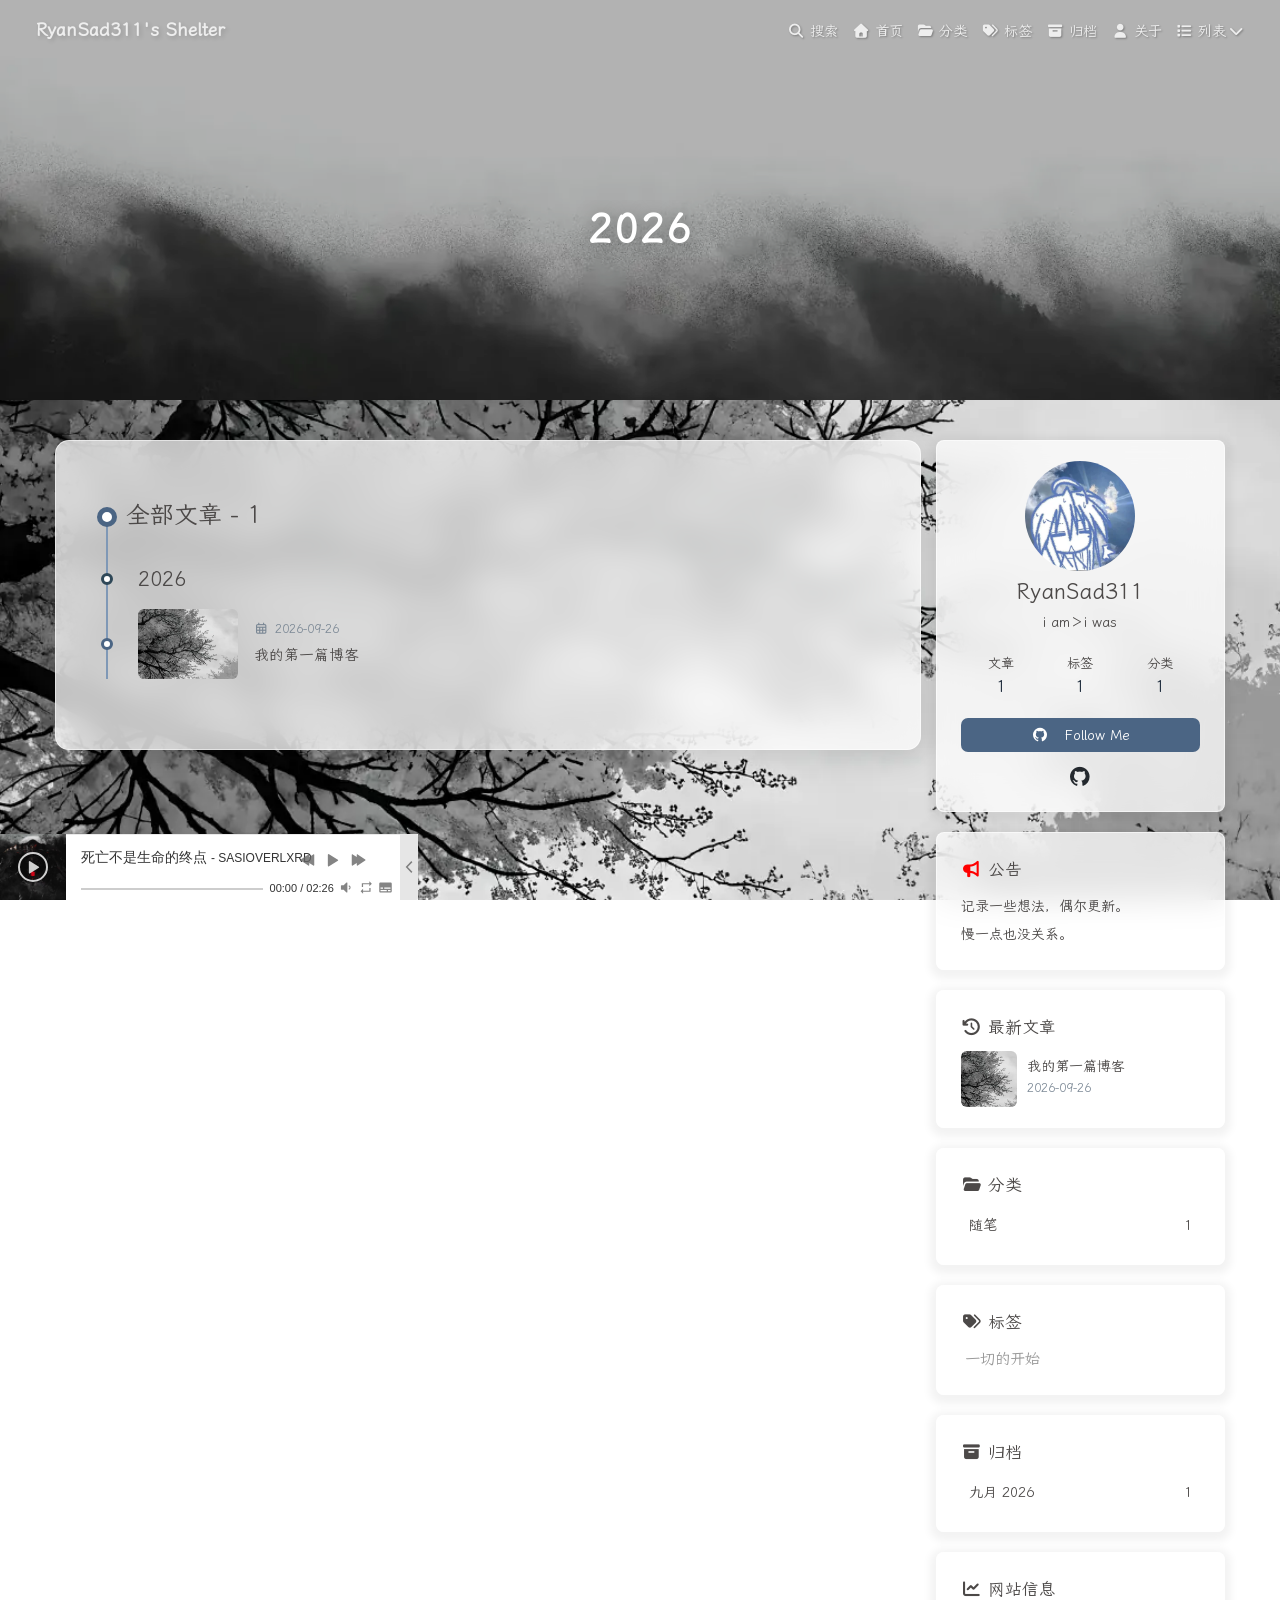
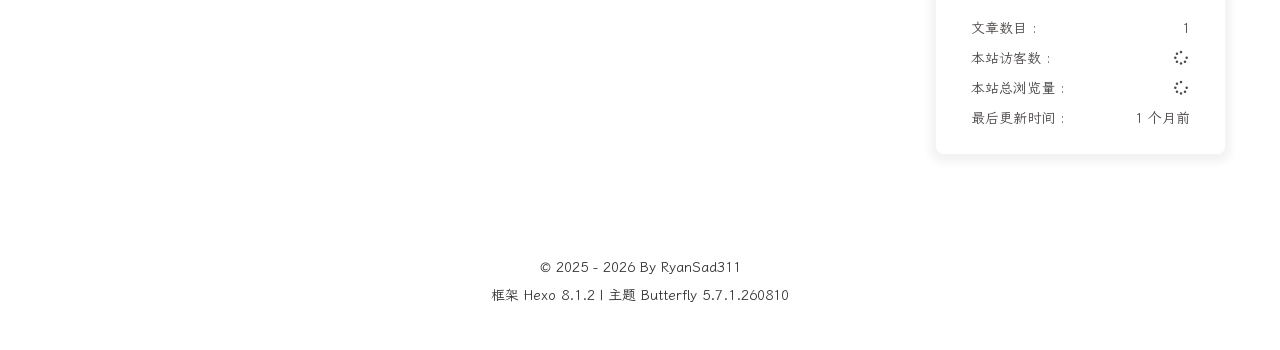
<file: archives/2026/index.html>
<!DOCTYPE html><html lang="zh-CN" data-theme="light"><head><meta charset="UTF-8"><meta http-equiv="X-UA-Compatible" content="IE=edge"><meta name="viewport" content="width=device-width, initial-scale=1.0,viewport-fit=cover"><title>2026 | RyanSad311's Shelter</title><meta name="author" content="RyanSad311"><meta name="copyright" content="RyanSad311"><meta name="format-detection" content="telephone=no"><meta name="theme-color" content="ffffff"><meta name="description" content="i am＞i was">
<meta property="og:type" content="website">
<meta property="og:title" content="2026">
<meta property="og:url" content="https://ryansad311.github.io/archives/2026/index.html">
<meta property="og:site_name" content="RyanSad311&#39;s Shelter">
<meta property="og:description" content="i am＞i was">
<meta property="og:locale" content="zh_CN">
<meta property="og:image" content="https://ryansad311.github.io/img/avatar.webp">
<meta property="article:author" content="RyanSad311">
<meta name="twitter:card" content="summary">
<meta name="twitter:image" content="https://ryansad311.github.io/img/avatar.webp"><script type="application/ld+json"></script><link rel="shortcut icon" href="/img/favicon.png"><link rel="canonical" href="https://ryansad311.github.io/archives/2026/index.html"><link rel="preconnect" href="//cdn.jsdelivr.net"/><link rel="preconnect" href="//busuanzi.ibruce.info"/><link rel="stylesheet" href="/css/index.css?v=5.7.1.260810"><link rel="stylesheet" href="/fontawesome/css/all.min.css"><link rel="stylesheet" href="/js/fancybox/fancybox.css" media="print" onload="this.media='all'"><script>
    (() => {
      
    const saveToLocal = {
      set: (key, value, ttl) => {
        try {
          const data = { value }

          if (ttl != null) {
            data.expiry = Date.now() + ttl * 86400000
          }

          localStorage.setItem(key, JSON.stringify(data))
        } catch (e) {
          console.error(e)
        }
      },
      get: key => {
        const itemStr = localStorage.getItem(key)
        if (!itemStr) return

        try {
          const data = JSON.parse(itemStr)

          if (data.expiry && Date.now() > data.expiry) {
            localStorage.removeItem(key)
            return
          }

          return data.value
        } catch {
          localStorage.removeItem(key)
        }
      }
    }

    const scriptCache = new Map()
    const cssCache = new Map()
    window.btf = {
      saveToLocal,
      getScript: (url, attr = {}) => {
        if (scriptCache.has(url)) {
          return scriptCache.get(url)
        }

        const promise = new Promise((resolve, reject) => {
          const script = document.createElement('script')

          script.src = url
          script.async = true

          for (const key in attr) {
            script.setAttribute(key, attr[key])
          }

          script.onload = resolve
          script.onerror = reject

          document.head.appendChild(script)
        })

        scriptCache.set(url, promise)

        return promise
      },
      getCSS: (url, id) => {
        if (cssCache.has(url)) {
          return cssCache.get(url)
        }

        const promise = new Promise((resolve, reject) => {
          const link = document.createElement('link')

          link.rel = 'stylesheet'
          link.href = url

          if (id) {
            link.id = id
          }

          link.onload = resolve
          link.onerror = reject

          document.head.appendChild(link)
        })

        cssCache.set(url, promise)

        return promise
      },
      addGlobalFn: (key, fn, name = false, parent = window) => {
        if (!false && key.startsWith('pjax')) return
        const globalFn = parent.globalFn || {}
        globalFn[key] = globalFn[key] || {}
        globalFn[key][name || Object.keys(globalFn[key]).length] = fn
        parent.globalFn = globalFn
      }
    }
  
      
      const metaThemeColor = document.querySelector('meta[name="theme-color"]')
      const activateDarkMode = () => {
        document.documentElement.dataset.theme = 'dark'
        if (metaThemeColor !== null) {
          metaThemeColor.setAttribute('content', '#0d0d0d')
        }
      }
      const activateLightMode = () => {
        document.documentElement.dataset.theme = 'light'
        if (metaThemeColor !== null) {
          metaThemeColor.setAttribute('content', 'ffffff')
        }
      }

      btf.activateDarkMode = activateDarkMode
      btf.activateLightMode = activateLightMode

      const theme = saveToLocal.get('theme')
    
          theme === 'dark' ? activateDarkMode() : theme === 'light' ? activateLightMode() : null
        
      
      const asideStatus = saveToLocal.get('aside-status')
      if (asideStatus !== undefined) {
        document.documentElement.classList.toggle('hide-aside', asideStatus === 'hide')
      }
    
      
    const detectApple = () => {
      if (/iPad|iPhone|iPod|Macintosh/.test(navigator.userAgent)) {
        document.documentElement.classList.add('apple')
      }
    }
    detectApple()
  
    })()
  </script><script>const GLOBAL_CONFIG = {
  root: '/',
  algolia: undefined,
  localSearch: {"path":"/search.xml","preload":false,"top_n_per_article":1,"unescape":false,"pagination":{"enable":false,"hitsPerPage":8},"languages":{"hits_empty":"未找到符合您查询的内容：${query}","hits_stats":"共找到 ${hits} 篇文章"}},
  translate: undefined,
  highlight: {"plugin":"highlight.js","highlightCopy":true,"highlightLang":true,"highlightHeightLimit":false,"highlightFullpage":false,"highlightMacStyle":false},
  copy: {
    success: '复制成功',
    error: '复制失败',
    noSupport: '浏览器不支持'
  },
  relativeDate: {
    homepage: false,
    post: false
  },
  runtime: '',
  dateSuffix: {
    just: '刚刚',
    min: '分钟前',
    hour: '小时前',
    day: '天前',
    month: '个月前'
  },
  copyright: undefined,
  lightbox: 'fancybox',
  Snackbar: undefined,
  infinitegrid: {
    js: 'https://cdn.jsdelivr.net/npm/@egjs/infinitegrid@4.13.0/dist/infinitegrid.min.js',
    buttonText: '加载更多'
  },
  isPhotoFigcaption: false,
  islazyloadPlugin: false,
  isAnchor: false,
  percent: {
    toc: true,
    rightside: false,
  },
  autoDarkmode: false
}</script><script id="config-diff">var GLOBAL_CONFIG_SITE = {
  title: '2026',
  isHighlightShrink: false,
  isToc: false,
  pageType: 'archive'
}</script><link rel="stylesheet" href="/css/custom.css"><link rel="stylesheet" href="/fonts/lxgw/lxgwwenkai-regular.css"><meta name="generator" content="Hexo 8.1.2"><link rel="alternate" href="/atom.xml" title="RyanSad311's Shelter" type="application/atom+xml">
</head><body><div class="bg-animation" id="web_bg" style="background-image: url(/img/bg-ink.webp);"></div><div id="sidebar"><div id="menu-mask"></div><div id="sidebar-menus"><div class="avatar-img text-center"><img src="/img/avatar.webp" onerror="this.onerror=null;this.src='/img/friend_404.gif'" alt="avatar"/></div><div class="site-data text-center"><a href="/archives/"><div class="headline">文章</div><div class="length-num">1</div></a><a href="/tags/"><div class="headline">标签</div><div class="length-num">1</div></a><a href="/categories/"><div class="headline">分类</div><div class="length-num">1</div></a></div><div class="menus_items"><div class="menus_item"><a class="site-page" href="/"><i class="fa-fw fas fa-home"></i><span> 首页</span></a></div><div class="menus_item"><a class="site-page" href="/categories/"><i class="fa-fw fas fa-folder-open"></i><span> 分类</span></a></div><div class="menus_item"><a class="site-page" href="/tags/"><i class="fa-fw fas fa-tags"></i><span> 标签</span></a></div><div class="menus_item"><a class="site-page" href="/archives/"><i class="fa-fw fas fa-archive"></i><span> 归档</span></a></div><div class="menus_item"><a class="site-page" href="/about/"><i class="fa-fw fas fa-user"></i><span> 关于</span></a></div><div class="menus_item"><span class="site-page group"><i class="fa-fw fas fa-list"></i><span> 列表</span><i class="fas fa-chevron-down"></i></span><ul class="menus_item_child"><li><a class="site-page child" href="/music/"><i class="fa-fw fas fa-music"></i><span> 音乐</span></a></li><li><a class="site-page child" href="/movies/"><i class="fa-fw fas fa-video"></i><span> 电影</span></a></li></ul></div></div></div></div><div class="page" id="body-wrap"><header class="not-home-page" id="page-header" style="background-image: url(/img/banner.webp);"><nav id="nav"><span id="blog-info"><a class="nav-site-title" href="/"><span class="site-name">RyanSad311's Shelter</span></a></span><div id="menus"><div id="search-button"><span class="site-page social-icon search"><i class="fas fa-search fa-fw"></i><span> 搜索</span></span></div><div class="menus_items"><div class="menus_item"><a class="site-page" href="/"><i class="fa-fw fas fa-home"></i><span> 首页</span></a></div><div class="menus_item"><a class="site-page" href="/categories/"><i class="fa-fw fas fa-folder-open"></i><span> 分类</span></a></div><div class="menus_item"><a class="site-page" href="/tags/"><i class="fa-fw fas fa-tags"></i><span> 标签</span></a></div><div class="menus_item"><a class="site-page" href="/archives/"><i class="fa-fw fas fa-archive"></i><span> 归档</span></a></div><div class="menus_item"><a class="site-page" href="/about/"><i class="fa-fw fas fa-user"></i><span> 关于</span></a></div><div class="menus_item"><span class="site-page group"><i class="fa-fw fas fa-list"></i><span> 列表</span><i class="fas fa-chevron-down"></i></span><ul class="menus_item_child"><li><a class="site-page child" href="/music/"><i class="fa-fw fas fa-music"></i><span> 音乐</span></a></li><li><a class="site-page child" href="/movies/"><i class="fa-fw fas fa-video"></i><span> 电影</span></a></li></ul></div></div><div id="toggle-menu"><span class="site-page"><i class="fas fa-bars fa-fw"></i></span></div></div></nav><div id="page-site-info"><h1 id="site-title">2026</h1></div></header><main class="layout" id="content-inner"><div id="archive"><div class="article-sort-title">全部文章 - 1</div><div class="article-sort"><div class="article-sort-item year">2026</div><div class="article-sort-item"><a class="article-sort-item-img" href="/2026/09/26/%E6%88%91%E7%9A%84%E7%AC%AC%E4%B8%80%E7%AF%87%E5%8D%9A%E5%AE%A2/" title="我的第一篇博客"><img src="/img/bg-ink.webp" alt="我的第一篇博客" onerror="this.onerror=null;this.src='/img/404.jpg'"></a><div class="article-sort-item-info"><div class="article-sort-item-time"><i class="far fa-calendar-alt"></i><time class="post-meta-date-created" datetime="2026-09-26T09:02:20.000Z" title="发表于 2026-09-26 17:02:20">2026-09-26</time></div><a class="article-sort-item-title" href="/2026/09/26/%E6%88%91%E7%9A%84%E7%AC%AC%E4%B8%80%E7%AF%87%E5%8D%9A%E5%AE%A2/" title="我的第一篇博客">我的第一篇博客</a></div></div></div></div><div class="aside-content" id="aside-content"><div class="card-widget card-info text-center"><div class="avatar-img"><img src="/img/avatar.webp" onerror="this.onerror=null;this.src='/img/friend_404.gif'" alt="avatar"/></div><div class="author-info-name">RyanSad311</div><div class="author-info-description">i am＞i was</div><div class="site-data"><a href="/archives/"><div class="headline">文章</div><div class="length-num">1</div></a><a href="/tags/"><div class="headline">标签</div><div class="length-num">1</div></a><a href="/categories/"><div class="headline">分类</div><div class="length-num">1</div></a></div><a id="card-info-btn" target="_blank" rel="noopener" href="https://github.com/RyanSad311"><i class="fab fa-github"></i><span>Follow Me</span></a><div class="card-info-social-icons"><a class="social-icon" href="https://github.com/RyanSad311" target="_blank" title="Github"><i class="fab fa-github" style="color: #24292e;"></i></a></div></div><div class="card-widget card-announcement"><div class="item-headline"><i class="fas fa-bullhorn fa-shake"></i><span>公告</span></div><div class="announcement_content">记录一些想法，偶尔更新。<br/>慢一点也没关系。</div></div><div class="sticky_layout"><div class="card-widget card-recent-post"><div class="item-headline"><i class="fas fa-history"></i><span>最新文章</span></div><div class="aside-list"><div class="aside-list-item"><a class="thumbnail" href="/2026/09/26/%E6%88%91%E7%9A%84%E7%AC%AC%E4%B8%80%E7%AF%87%E5%8D%9A%E5%AE%A2/" title="我的第一篇博客"><img src="/img/bg-ink.webp" onerror="this.onerror=null;this.src='/img/404.jpg'" alt="我的第一篇博客"/></a><div class="content"><a class="title" href="/2026/09/26/%E6%88%91%E7%9A%84%E7%AC%AC%E4%B8%80%E7%AF%87%E5%8D%9A%E5%AE%A2/" title="我的第一篇博客">我的第一篇博客</a><time datetime="2026-09-26T09:02:20.000Z" title="发表于 2026-09-26 17:02:20">2026-09-26</time></div></div></div></div><div class="card-widget card-categories"><div class="item-headline"><i class="fas fa-folder-open"></i><span>分类</span></div>
          <ul class="card-category-list" id="aside-cat-list">
            <li class="card-category-list-item "><a class="card-category-list-link" href="/categories/%E9%9A%8F%E7%AC%94/"><span class="card-category-list-name">随笔</span><span class="card-category-list-count">1</span></a></li>
          </ul></div><div class="card-widget card-tags"><div class="item-headline"><i class="fas fa-tags"></i><span>标签</span></div><div class="card-tag-cloud"><a href="/tags/%E4%B8%80%E5%88%87%E7%9A%84%E5%BC%80%E5%A7%8B/" style="font-size: 1.1em; color: #999">一切的开始</a></div></div><div class="card-widget card-archives">
    <div class="item-headline"><i class="fas fa-archive"></i><span>归档</span></div>
  
    <ul class="card-archive-list">
      
        <li class="card-archive-list-item">
          <a class="card-archive-list-link" href="/archives/2026/09/">
            <span class="card-archive-list-date">
              九月 2026
            </span>
            <span class="card-archive-list-count">1</span>
          </a>
        </li>
      
    </ul>
  </div><div class="card-widget card-webinfo"><div class="item-headline"><i class="fas fa-chart-line"></i><span>网站信息</span></div><div class="webinfo"><div class="webinfo-item"><div class="item-name">文章数目 :</div><div class="item-count">1</div></div><div class="webinfo-item"><div class="item-name">本站访客数 :</div><div class="item-count" id="busuanzi_value_site_uv"><i class="fa-solid fa-spinner fa-spin"></i></div></div><div class="webinfo-item"><div class="item-name">本站总浏览量 :</div><div class="item-count" id="busuanzi_value_site_pv"><i class="fa-solid fa-spinner fa-spin"></i></div></div><div class="webinfo-item"><div class="item-name">最后更新时间 :</div><div class="item-count" id="last-push-date" data-lastPushDate="2026-10-19T12:48:56.482Z"><i class="fa-solid fa-spinner fa-spin"></i></div></div></div></div></div></div></main><footer id="footer"><div class="footer-other"><div class="footer-copyright"><span class="copyright">&copy;&nbsp;2025 - 2026 By RyanSad311</span><span class="framework-info"><span>框架 </span><a target="_blank" rel="noopener" href="https://hexo.io">Hexo 8.1.2</a><span class="footer-separator">|</span><span>主题 </span><a target="_blank" rel="noopener" href="https://github.com/jerryc127/hexo-theme-butterfly">Butterfly 5.7.1.260810</a></span></div></div></footer></div><div id="rightside"><div id="rightside-config-hide"><button id="darkmode" type="button" title="日间和夜间模式切换"><i class="fas fa-adjust"></i></button><button id="hide-aside-btn" type="button" title="单栏和双栏切换"><i class="fas fa-arrows-alt-h"></i></button></div><div id="rightside-config-show"><button id="rightside-config" type="button" title="设置"><i class="fas fa-cog fa-spin"></i></button><button id="go-up" type="button" title="回到顶部"><span class="scroll-percent"></span><i class="fas fa-arrow-up"></i></button></div></div><div><script src="/js/utils.js?v=5.7.1.260810"></script><script src="/js/main.js?v=5.7.1.260810"></script><script src="/js/fancybox/fancybox.umd.js"></script><div class="js-pjax"></div><link rel="stylesheet" href="/js/APlayer.min.css"><script src="/js/APlayer.min.js"></script><div id="my-aplayer" class="aplayer"></div><script src="/js/music.js"></script><script src="/js/activate-power-mode.min.js"></script><script>POWERMODE.colorful = false;
POWERMODE.shake = false;
POWERMODE.mobile = false;
document.body.addEventListener('input', POWERMODE);
</script><script async data-pjax src="//busuanzi.ibruce.info/busuanzi/2.3/busuanzi.pure.mini.js"></script><div id="local-search"><div class="search-dialog"><nav class="search-nav"><span class="search-dialog-title">搜索</span><i class="fas fa-spinner fa-pulse" id="loading-status" hidden="hidden"></i><button class="search-close-button"><i class="fas fa-times"></i></button></nav><div class="text-center" id="loading-database"><i class="fas fa-spinner fa-pulse"></i><span>  数据加载中</span></div><div class="local-search-input"><input placeholder="搜索文章" type="text"/></div><hr/><div id="local-search-results"></div><div class="ais-Pagination" id="local-search-pagination" style="display:none;"><ul class="ais-Pagination-list"></ul></div><div id="local-search-stats"></div></div><div id="search-mask"></div><script src="/js/search/local-search.js?v=5.7.1.260810"></script></div></div></body></html>
</file>
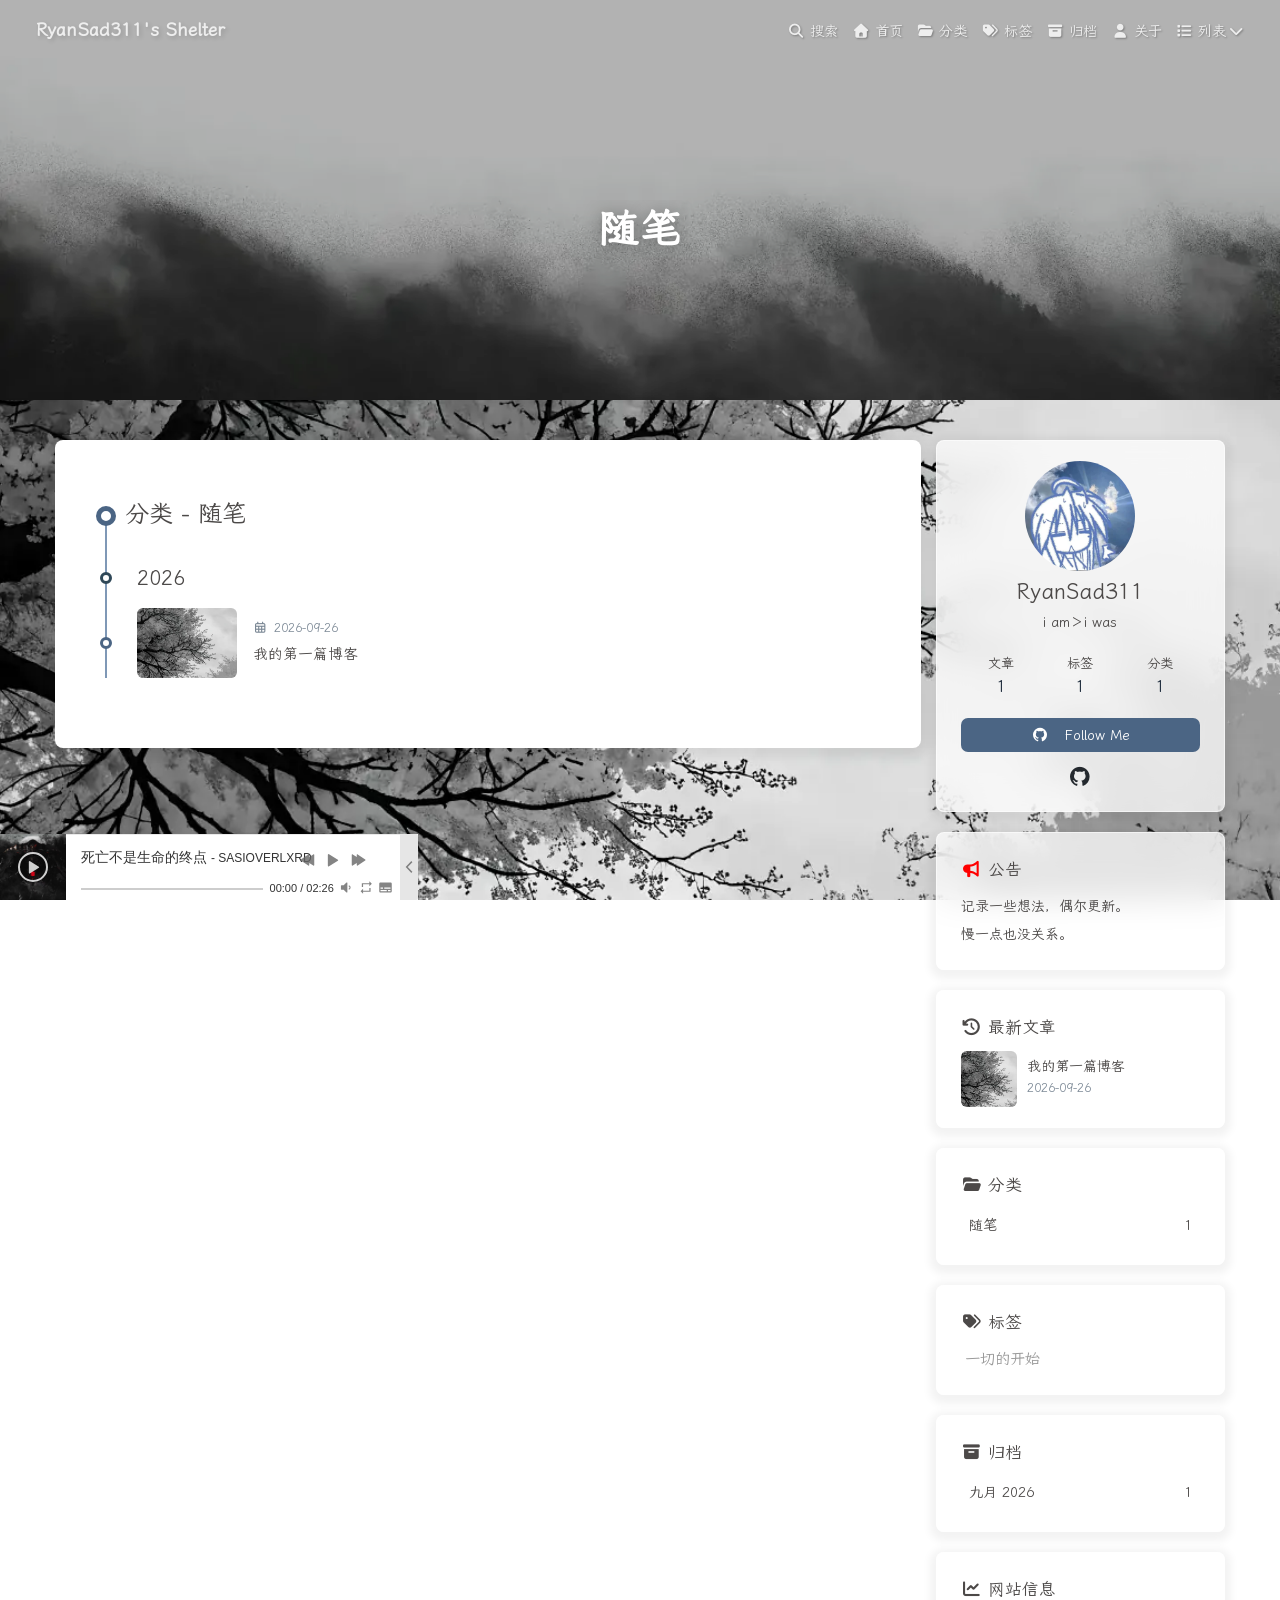
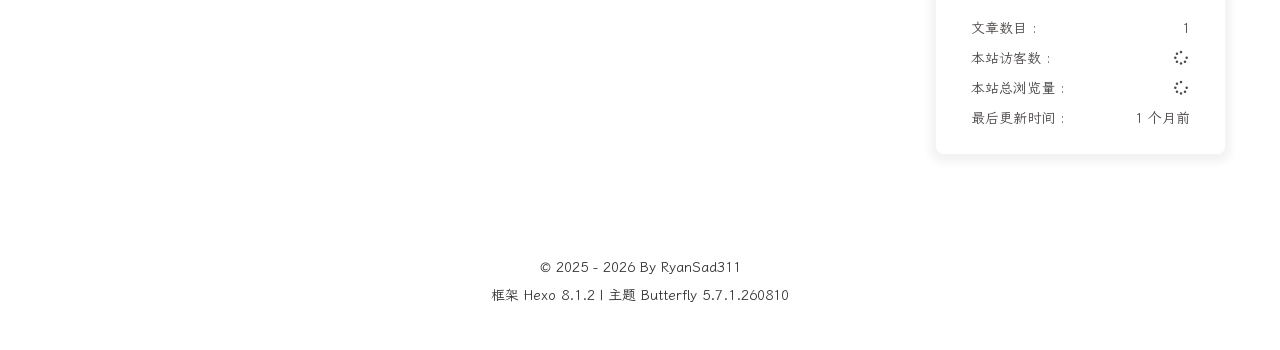
<file: categories/随笔/index.html>
<!DOCTYPE html><html lang="zh-CN" data-theme="light"><head><meta charset="UTF-8"><meta http-equiv="X-UA-Compatible" content="IE=edge"><meta name="viewport" content="width=device-width, initial-scale=1.0,viewport-fit=cover"><title>分类: 随笔 | RyanSad311's Shelter</title><meta name="author" content="RyanSad311"><meta name="copyright" content="RyanSad311"><meta name="format-detection" content="telephone=no"><meta name="theme-color" content="ffffff"><meta name="description" content="i am＞i was">
<meta property="og:type" content="website">
<meta property="og:title" content="RyanSad311&#39;s Shelter">
<meta property="og:url" content="https://ryansad311.github.io/categories/%E9%9A%8F%E7%AC%94/index.html">
<meta property="og:site_name" content="RyanSad311&#39;s Shelter">
<meta property="og:description" content="i am＞i was">
<meta property="og:locale" content="zh_CN">
<meta property="og:image" content="https://ryansad311.github.io/img/avatar.webp">
<meta property="article:author" content="RyanSad311">
<meta name="twitter:card" content="summary">
<meta name="twitter:image" content="https://ryansad311.github.io/img/avatar.webp"><script type="application/ld+json"></script><link rel="shortcut icon" href="/img/favicon.png"><link rel="canonical" href="https://ryansad311.github.io/categories/%E9%9A%8F%E7%AC%94/index.html"><link rel="preconnect" href="//cdn.jsdelivr.net"/><link rel="preconnect" href="//busuanzi.ibruce.info"/><link rel="stylesheet" href="/css/index.css?v=5.7.1.260810"><link rel="stylesheet" href="/fontawesome/css/all.min.css"><link rel="stylesheet" href="/js/fancybox/fancybox.css" media="print" onload="this.media='all'"><script>
    (() => {
      
    const saveToLocal = {
      set: (key, value, ttl) => {
        try {
          const data = { value }

          if (ttl != null) {
            data.expiry = Date.now() + ttl * 86400000
          }

          localStorage.setItem(key, JSON.stringify(data))
        } catch (e) {
          console.error(e)
        }
      },
      get: key => {
        const itemStr = localStorage.getItem(key)
        if (!itemStr) return

        try {
          const data = JSON.parse(itemStr)

          if (data.expiry && Date.now() > data.expiry) {
            localStorage.removeItem(key)
            return
          }

          return data.value
        } catch {
          localStorage.removeItem(key)
        }
      }
    }

    const scriptCache = new Map()
    const cssCache = new Map()
    window.btf = {
      saveToLocal,
      getScript: (url, attr = {}) => {
        if (scriptCache.has(url)) {
          return scriptCache.get(url)
        }

        const promise = new Promise((resolve, reject) => {
          const script = document.createElement('script')

          script.src = url
          script.async = true

          for (const key in attr) {
            script.setAttribute(key, attr[key])
          }

          script.onload = resolve
          script.onerror = reject

          document.head.appendChild(script)
        })

        scriptCache.set(url, promise)

        return promise
      },
      getCSS: (url, id) => {
        if (cssCache.has(url)) {
          return cssCache.get(url)
        }

        const promise = new Promise((resolve, reject) => {
          const link = document.createElement('link')

          link.rel = 'stylesheet'
          link.href = url

          if (id) {
            link.id = id
          }

          link.onload = resolve
          link.onerror = reject

          document.head.appendChild(link)
        })

        cssCache.set(url, promise)

        return promise
      },
      addGlobalFn: (key, fn, name = false, parent = window) => {
        if (!false && key.startsWith('pjax')) return
        const globalFn = parent.globalFn || {}
        globalFn[key] = globalFn[key] || {}
        globalFn[key][name || Object.keys(globalFn[key]).length] = fn
        parent.globalFn = globalFn
      }
    }
  
      
      const metaThemeColor = document.querySelector('meta[name="theme-color"]')
      const activateDarkMode = () => {
        document.documentElement.dataset.theme = 'dark'
        if (metaThemeColor !== null) {
          metaThemeColor.setAttribute('content', '#0d0d0d')
        }
      }
      const activateLightMode = () => {
        document.documentElement.dataset.theme = 'light'
        if (metaThemeColor !== null) {
          metaThemeColor.setAttribute('content', 'ffffff')
        }
      }

      btf.activateDarkMode = activateDarkMode
      btf.activateLightMode = activateLightMode

      const theme = saveToLocal.get('theme')
    
          theme === 'dark' ? activateDarkMode() : theme === 'light' ? activateLightMode() : null
        
      
      const asideStatus = saveToLocal.get('aside-status')
      if (asideStatus !== undefined) {
        document.documentElement.classList.toggle('hide-aside', asideStatus === 'hide')
      }
    
      
    const detectApple = () => {
      if (/iPad|iPhone|iPod|Macintosh/.test(navigator.userAgent)) {
        document.documentElement.classList.add('apple')
      }
    }
    detectApple()
  
    })()
  </script><script>const GLOBAL_CONFIG = {
  root: '/',
  algolia: undefined,
  localSearch: {"path":"/search.xml","preload":false,"top_n_per_article":1,"unescape":false,"pagination":{"enable":false,"hitsPerPage":8},"languages":{"hits_empty":"未找到符合您查询的内容：${query}","hits_stats":"共找到 ${hits} 篇文章"}},
  translate: undefined,
  highlight: {"plugin":"highlight.js","highlightCopy":true,"highlightLang":true,"highlightHeightLimit":false,"highlightFullpage":false,"highlightMacStyle":false},
  copy: {
    success: '复制成功',
    error: '复制失败',
    noSupport: '浏览器不支持'
  },
  relativeDate: {
    homepage: false,
    post: false
  },
  runtime: '',
  dateSuffix: {
    just: '刚刚',
    min: '分钟前',
    hour: '小时前',
    day: '天前',
    month: '个月前'
  },
  copyright: undefined,
  lightbox: 'fancybox',
  Snackbar: undefined,
  infinitegrid: {
    js: 'https://cdn.jsdelivr.net/npm/@egjs/infinitegrid@4.13.0/dist/infinitegrid.min.js',
    buttonText: '加载更多'
  },
  isPhotoFigcaption: false,
  islazyloadPlugin: false,
  isAnchor: false,
  percent: {
    toc: true,
    rightside: false,
  },
  autoDarkmode: false
}</script><script id="config-diff">var GLOBAL_CONFIG_SITE = {
  title: '分类: 随笔',
  isHighlightShrink: false,
  isToc: false,
  pageType: 'category'
}</script><link rel="stylesheet" href="/css/custom.css"><link rel="stylesheet" href="/fonts/lxgw/lxgwwenkai-regular.css"><meta name="generator" content="Hexo 8.1.2"><link rel="alternate" href="/atom.xml" title="RyanSad311's Shelter" type="application/atom+xml">
</head><body><div class="bg-animation" id="web_bg" style="background-image: url(/img/bg-ink.webp);"></div><div id="sidebar"><div id="menu-mask"></div><div id="sidebar-menus"><div class="avatar-img text-center"><img src="/img/avatar.webp" onerror="this.onerror=null;this.src='/img/friend_404.gif'" alt="avatar"/></div><div class="site-data text-center"><a href="/archives/"><div class="headline">文章</div><div class="length-num">1</div></a><a href="/tags/"><div class="headline">标签</div><div class="length-num">1</div></a><a href="/categories/"><div class="headline">分类</div><div class="length-num">1</div></a></div><div class="menus_items"><div class="menus_item"><a class="site-page" href="/"><i class="fa-fw fas fa-home"></i><span> 首页</span></a></div><div class="menus_item"><a class="site-page" href="/categories/"><i class="fa-fw fas fa-folder-open"></i><span> 分类</span></a></div><div class="menus_item"><a class="site-page" href="/tags/"><i class="fa-fw fas fa-tags"></i><span> 标签</span></a></div><div class="menus_item"><a class="site-page" href="/archives/"><i class="fa-fw fas fa-archive"></i><span> 归档</span></a></div><div class="menus_item"><a class="site-page" href="/about/"><i class="fa-fw fas fa-user"></i><span> 关于</span></a></div><div class="menus_item"><span class="site-page group"><i class="fa-fw fas fa-list"></i><span> 列表</span><i class="fas fa-chevron-down"></i></span><ul class="menus_item_child"><li><a class="site-page child" href="/music/"><i class="fa-fw fas fa-music"></i><span> 音乐</span></a></li><li><a class="site-page child" href="/movies/"><i class="fa-fw fas fa-video"></i><span> 电影</span></a></li></ul></div></div></div></div><div class="page" id="body-wrap"><header class="not-home-page" id="page-header" style="background-image: url(/img/banner.webp);"><nav id="nav"><span id="blog-info"><a class="nav-site-title" href="/"><span class="site-name">RyanSad311's Shelter</span></a></span><div id="menus"><div id="search-button"><span class="site-page social-icon search"><i class="fas fa-search fa-fw"></i><span> 搜索</span></span></div><div class="menus_items"><div class="menus_item"><a class="site-page" href="/"><i class="fa-fw fas fa-home"></i><span> 首页</span></a></div><div class="menus_item"><a class="site-page" href="/categories/"><i class="fa-fw fas fa-folder-open"></i><span> 分类</span></a></div><div class="menus_item"><a class="site-page" href="/tags/"><i class="fa-fw fas fa-tags"></i><span> 标签</span></a></div><div class="menus_item"><a class="site-page" href="/archives/"><i class="fa-fw fas fa-archive"></i><span> 归档</span></a></div><div class="menus_item"><a class="site-page" href="/about/"><i class="fa-fw fas fa-user"></i><span> 关于</span></a></div><div class="menus_item"><span class="site-page group"><i class="fa-fw fas fa-list"></i><span> 列表</span><i class="fas fa-chevron-down"></i></span><ul class="menus_item_child"><li><a class="site-page child" href="/music/"><i class="fa-fw fas fa-music"></i><span> 音乐</span></a></li><li><a class="site-page child" href="/movies/"><i class="fa-fw fas fa-video"></i><span> 电影</span></a></li></ul></div></div><div id="toggle-menu"><span class="site-page"><i class="fas fa-bars fa-fw"></i></span></div></div></nav><div id="page-site-info"><h1 id="site-title">随笔</h1></div></header><main class="layout" id="content-inner"><div id="category"><div class="article-sort-title">分类 - 随笔</div><div class="article-sort"><div class="article-sort-item year">2026</div><div class="article-sort-item"><a class="article-sort-item-img" href="/2026/09/26/%E6%88%91%E7%9A%84%E7%AC%AC%E4%B8%80%E7%AF%87%E5%8D%9A%E5%AE%A2/" title="我的第一篇博客"><img src="/img/bg-ink.webp" alt="我的第一篇博客" onerror="this.onerror=null;this.src='/img/404.jpg'"></a><div class="article-sort-item-info"><div class="article-sort-item-time"><i class="far fa-calendar-alt"></i><time class="post-meta-date-created" datetime="2026-09-26T09:02:20.000Z" title="发表于 2026-09-26 17:02:20">2026-09-26</time></div><a class="article-sort-item-title" href="/2026/09/26/%E6%88%91%E7%9A%84%E7%AC%AC%E4%B8%80%E7%AF%87%E5%8D%9A%E5%AE%A2/" title="我的第一篇博客">我的第一篇博客</a></div></div></div></div><div class="aside-content" id="aside-content"><div class="card-widget card-info text-center"><div class="avatar-img"><img src="/img/avatar.webp" onerror="this.onerror=null;this.src='/img/friend_404.gif'" alt="avatar"/></div><div class="author-info-name">RyanSad311</div><div class="author-info-description">i am＞i was</div><div class="site-data"><a href="/archives/"><div class="headline">文章</div><div class="length-num">1</div></a><a href="/tags/"><div class="headline">标签</div><div class="length-num">1</div></a><a href="/categories/"><div class="headline">分类</div><div class="length-num">1</div></a></div><a id="card-info-btn" target="_blank" rel="noopener" href="https://github.com/RyanSad311"><i class="fab fa-github"></i><span>Follow Me</span></a><div class="card-info-social-icons"><a class="social-icon" href="https://github.com/RyanSad311" target="_blank" title="Github"><i class="fab fa-github" style="color: #24292e;"></i></a></div></div><div class="card-widget card-announcement"><div class="item-headline"><i class="fas fa-bullhorn fa-shake"></i><span>公告</span></div><div class="announcement_content">记录一些想法，偶尔更新。<br/>慢一点也没关系。</div></div><div class="sticky_layout"><div class="card-widget card-recent-post"><div class="item-headline"><i class="fas fa-history"></i><span>最新文章</span></div><div class="aside-list"><div class="aside-list-item"><a class="thumbnail" href="/2026/09/26/%E6%88%91%E7%9A%84%E7%AC%AC%E4%B8%80%E7%AF%87%E5%8D%9A%E5%AE%A2/" title="我的第一篇博客"><img src="/img/bg-ink.webp" onerror="this.onerror=null;this.src='/img/404.jpg'" alt="我的第一篇博客"/></a><div class="content"><a class="title" href="/2026/09/26/%E6%88%91%E7%9A%84%E7%AC%AC%E4%B8%80%E7%AF%87%E5%8D%9A%E5%AE%A2/" title="我的第一篇博客">我的第一篇博客</a><time datetime="2026-09-26T09:02:20.000Z" title="发表于 2026-09-26 17:02:20">2026-09-26</time></div></div></div></div><div class="card-widget card-categories"><div class="item-headline"><i class="fas fa-folder-open"></i><span>分类</span></div>
          <ul class="card-category-list" id="aside-cat-list">
            <li class="card-category-list-item "><a class="card-category-list-link" href="/categories/%E9%9A%8F%E7%AC%94/"><span class="card-category-list-name">随笔</span><span class="card-category-list-count">1</span></a></li>
          </ul></div><div class="card-widget card-tags"><div class="item-headline"><i class="fas fa-tags"></i><span>标签</span></div><div class="card-tag-cloud"><a href="/tags/%E4%B8%80%E5%88%87%E7%9A%84%E5%BC%80%E5%A7%8B/" style="font-size: 1.1em; color: #999">一切的开始</a></div></div><div class="card-widget card-archives">
    <div class="item-headline"><i class="fas fa-archive"></i><span>归档</span></div>
  
    <ul class="card-archive-list">
      
        <li class="card-archive-list-item">
          <a class="card-archive-list-link" href="/archives/2026/09/">
            <span class="card-archive-list-date">
              九月 2026
            </span>
            <span class="card-archive-list-count">1</span>
          </a>
        </li>
      
    </ul>
  </div><div class="card-widget card-webinfo"><div class="item-headline"><i class="fas fa-chart-line"></i><span>网站信息</span></div><div class="webinfo"><div class="webinfo-item"><div class="item-name">文章数目 :</div><div class="item-count">1</div></div><div class="webinfo-item"><div class="item-name">本站访客数 :</div><div class="item-count" id="busuanzi_value_site_uv"><i class="fa-solid fa-spinner fa-spin"></i></div></div><div class="webinfo-item"><div class="item-name">本站总浏览量 :</div><div class="item-count" id="busuanzi_value_site_pv"><i class="fa-solid fa-spinner fa-spin"></i></div></div><div class="webinfo-item"><div class="item-name">最后更新时间 :</div><div class="item-count" id="last-push-date" data-lastPushDate="2026-10-19T12:48:56.482Z"><i class="fa-solid fa-spinner fa-spin"></i></div></div></div></div></div></div></main><footer id="footer"><div class="footer-other"><div class="footer-copyright"><span class="copyright">&copy;&nbsp;2025 - 2026 By RyanSad311</span><span class="framework-info"><span>框架 </span><a target="_blank" rel="noopener" href="https://hexo.io">Hexo 8.1.2</a><span class="footer-separator">|</span><span>主题 </span><a target="_blank" rel="noopener" href="https://github.com/jerryc127/hexo-theme-butterfly">Butterfly 5.7.1.260810</a></span></div></div></footer></div><div id="rightside"><div id="rightside-config-hide"><button id="darkmode" type="button" title="日间和夜间模式切换"><i class="fas fa-adjust"></i></button><button id="hide-aside-btn" type="button" title="单栏和双栏切换"><i class="fas fa-arrows-alt-h"></i></button></div><div id="rightside-config-show"><button id="rightside-config" type="button" title="设置"><i class="fas fa-cog fa-spin"></i></button><button id="go-up" type="button" title="回到顶部"><span class="scroll-percent"></span><i class="fas fa-arrow-up"></i></button></div></div><div><script src="/js/utils.js?v=5.7.1.260810"></script><script src="/js/main.js?v=5.7.1.260810"></script><script src="/js/fancybox/fancybox.umd.js"></script><div class="js-pjax"></div><link rel="stylesheet" href="/js/APlayer.min.css"><script src="/js/APlayer.min.js"></script><div id="my-aplayer" class="aplayer"></div><script src="/js/music.js"></script><script src="/js/activate-power-mode.min.js"></script><script>POWERMODE.colorful = false;
POWERMODE.shake = false;
POWERMODE.mobile = false;
document.body.addEventListener('input', POWERMODE);
</script><script async data-pjax src="//busuanzi.ibruce.info/busuanzi/2.3/busuanzi.pure.mini.js"></script><div id="local-search"><div class="search-dialog"><nav class="search-nav"><span class="search-dialog-title">搜索</span><i class="fas fa-spinner fa-pulse" id="loading-status" hidden="hidden"></i><button class="search-close-button"><i class="fas fa-times"></i></button></nav><div class="text-center" id="loading-database"><i class="fas fa-spinner fa-pulse"></i><span>  数据加载中</span></div><div class="local-search-input"><input placeholder="搜索文章" type="text"/></div><hr/><div id="local-search-results"></div><div class="ais-Pagination" id="local-search-pagination" style="display:none;"><ul class="ais-Pagination-list"></ul></div><div id="local-search-stats"></div></div><div id="search-mask"></div><script src="/js/search/local-search.js?v=5.7.1.260810"></script></div></div></body></html>
</file>
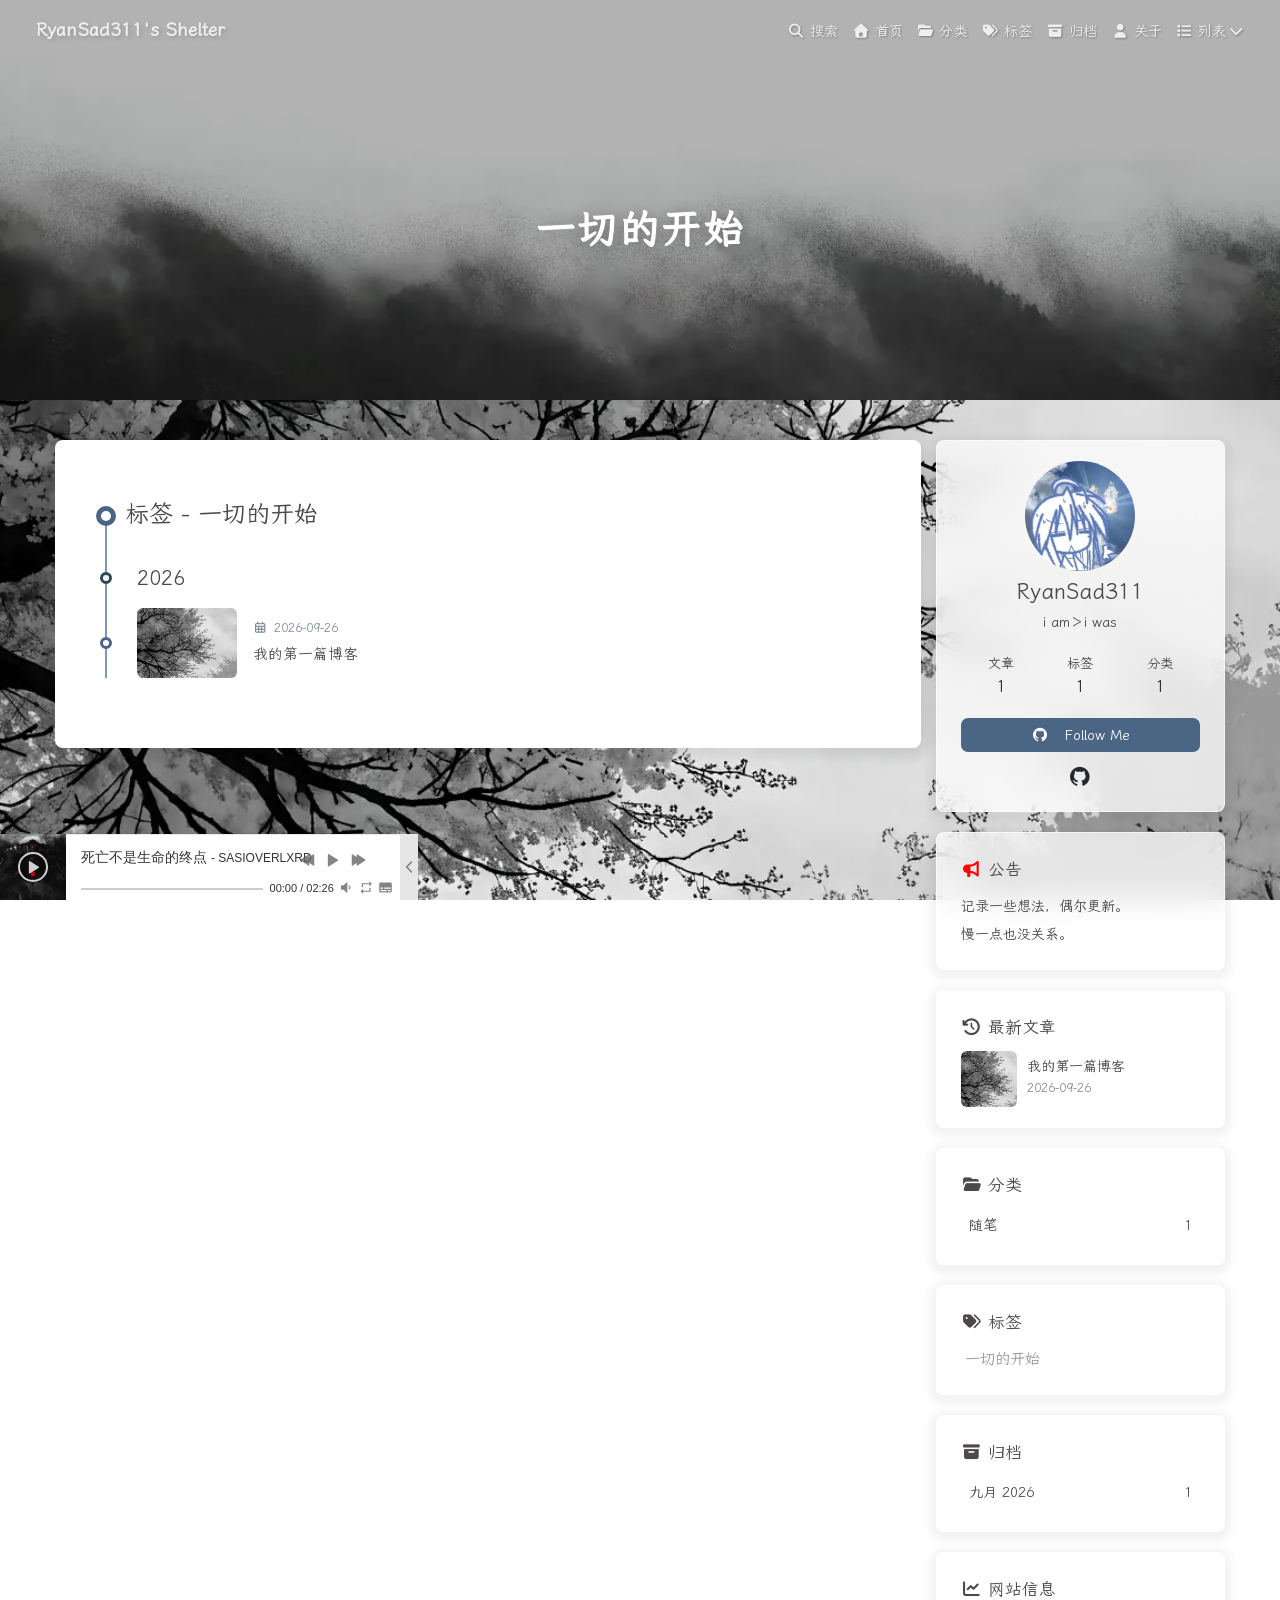
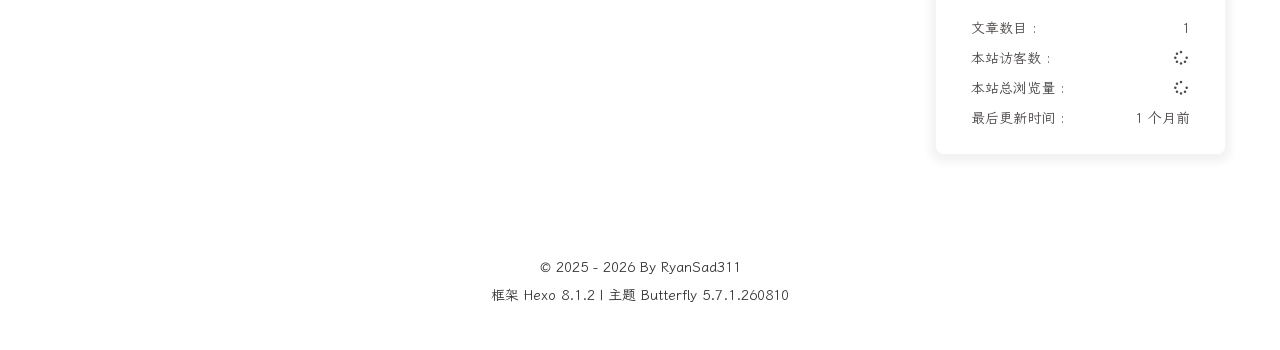
<file: tags/一切的开始/index.html>
<!DOCTYPE html><html lang="zh-CN" data-theme="light"><head><meta charset="UTF-8"><meta http-equiv="X-UA-Compatible" content="IE=edge"><meta name="viewport" content="width=device-width, initial-scale=1.0,viewport-fit=cover"><title>标签: 一切的开始 | RyanSad311's Shelter</title><meta name="author" content="RyanSad311"><meta name="copyright" content="RyanSad311"><meta name="format-detection" content="telephone=no"><meta name="theme-color" content="ffffff"><meta name="description" content="i am＞i was">
<meta property="og:type" content="website">
<meta property="og:title" content="RyanSad311&#39;s Shelter">
<meta property="og:url" content="https://ryansad311.github.io/tags/%E4%B8%80%E5%88%87%E7%9A%84%E5%BC%80%E5%A7%8B/index.html">
<meta property="og:site_name" content="RyanSad311&#39;s Shelter">
<meta property="og:description" content="i am＞i was">
<meta property="og:locale" content="zh_CN">
<meta property="og:image" content="https://ryansad311.github.io/img/avatar.webp">
<meta property="article:author" content="RyanSad311">
<meta name="twitter:card" content="summary">
<meta name="twitter:image" content="https://ryansad311.github.io/img/avatar.webp"><script type="application/ld+json"></script><link rel="shortcut icon" href="/img/favicon.png"><link rel="canonical" href="https://ryansad311.github.io/tags/%E4%B8%80%E5%88%87%E7%9A%84%E5%BC%80%E5%A7%8B/index.html"><link rel="preconnect" href="//cdn.jsdelivr.net"/><link rel="preconnect" href="//busuanzi.ibruce.info"/><link rel="stylesheet" href="/css/index.css?v=5.7.1.260810"><link rel="stylesheet" href="/fontawesome/css/all.min.css"><link rel="stylesheet" href="/js/fancybox/fancybox.css" media="print" onload="this.media='all'"><script>
    (() => {
      
    const saveToLocal = {
      set: (key, value, ttl) => {
        try {
          const data = { value }

          if (ttl != null) {
            data.expiry = Date.now() + ttl * 86400000
          }

          localStorage.setItem(key, JSON.stringify(data))
        } catch (e) {
          console.error(e)
        }
      },
      get: key => {
        const itemStr = localStorage.getItem(key)
        if (!itemStr) return

        try {
          const data = JSON.parse(itemStr)

          if (data.expiry && Date.now() > data.expiry) {
            localStorage.removeItem(key)
            return
          }

          return data.value
        } catch {
          localStorage.removeItem(key)
        }
      }
    }

    const scriptCache = new Map()
    const cssCache = new Map()
    window.btf = {
      saveToLocal,
      getScript: (url, attr = {}) => {
        if (scriptCache.has(url)) {
          return scriptCache.get(url)
        }

        const promise = new Promise((resolve, reject) => {
          const script = document.createElement('script')

          script.src = url
          script.async = true

          for (const key in attr) {
            script.setAttribute(key, attr[key])
          }

          script.onload = resolve
          script.onerror = reject

          document.head.appendChild(script)
        })

        scriptCache.set(url, promise)

        return promise
      },
      getCSS: (url, id) => {
        if (cssCache.has(url)) {
          return cssCache.get(url)
        }

        const promise = new Promise((resolve, reject) => {
          const link = document.createElement('link')

          link.rel = 'stylesheet'
          link.href = url

          if (id) {
            link.id = id
          }

          link.onload = resolve
          link.onerror = reject

          document.head.appendChild(link)
        })

        cssCache.set(url, promise)

        return promise
      },
      addGlobalFn: (key, fn, name = false, parent = window) => {
        if (!false && key.startsWith('pjax')) return
        const globalFn = parent.globalFn || {}
        globalFn[key] = globalFn[key] || {}
        globalFn[key][name || Object.keys(globalFn[key]).length] = fn
        parent.globalFn = globalFn
      }
    }
  
      
      const metaThemeColor = document.querySelector('meta[name="theme-color"]')
      const activateDarkMode = () => {
        document.documentElement.dataset.theme = 'dark'
        if (metaThemeColor !== null) {
          metaThemeColor.setAttribute('content', '#0d0d0d')
        }
      }
      const activateLightMode = () => {
        document.documentElement.dataset.theme = 'light'
        if (metaThemeColor !== null) {
          metaThemeColor.setAttribute('content', 'ffffff')
        }
      }

      btf.activateDarkMode = activateDarkMode
      btf.activateLightMode = activateLightMode

      const theme = saveToLocal.get('theme')
    
          theme === 'dark' ? activateDarkMode() : theme === 'light' ? activateLightMode() : null
        
      
      const asideStatus = saveToLocal.get('aside-status')
      if (asideStatus !== undefined) {
        document.documentElement.classList.toggle('hide-aside', asideStatus === 'hide')
      }
    
      
    const detectApple = () => {
      if (/iPad|iPhone|iPod|Macintosh/.test(navigator.userAgent)) {
        document.documentElement.classList.add('apple')
      }
    }
    detectApple()
  
    })()
  </script><script>const GLOBAL_CONFIG = {
  root: '/',
  algolia: undefined,
  localSearch: {"path":"/search.xml","preload":false,"top_n_per_article":1,"unescape":false,"pagination":{"enable":false,"hitsPerPage":8},"languages":{"hits_empty":"未找到符合您查询的内容：${query}","hits_stats":"共找到 ${hits} 篇文章"}},
  translate: undefined,
  highlight: {"plugin":"highlight.js","highlightCopy":true,"highlightLang":true,"highlightHeightLimit":false,"highlightFullpage":false,"highlightMacStyle":false},
  copy: {
    success: '复制成功',
    error: '复制失败',
    noSupport: '浏览器不支持'
  },
  relativeDate: {
    homepage: false,
    post: false
  },
  runtime: '',
  dateSuffix: {
    just: '刚刚',
    min: '分钟前',
    hour: '小时前',
    day: '天前',
    month: '个月前'
  },
  copyright: undefined,
  lightbox: 'fancybox',
  Snackbar: undefined,
  infinitegrid: {
    js: 'https://cdn.jsdelivr.net/npm/@egjs/infinitegrid@4.13.0/dist/infinitegrid.min.js',
    buttonText: '加载更多'
  },
  isPhotoFigcaption: false,
  islazyloadPlugin: false,
  isAnchor: false,
  percent: {
    toc: true,
    rightside: false,
  },
  autoDarkmode: false
}</script><script id="config-diff">var GLOBAL_CONFIG_SITE = {
  title: '标签: 一切的开始',
  isHighlightShrink: false,
  isToc: false,
  pageType: 'tag'
}</script><link rel="stylesheet" href="/css/custom.css"><link rel="stylesheet" href="/fonts/lxgw/lxgwwenkai-regular.css"><meta name="generator" content="Hexo 8.1.2"><link rel="alternate" href="/atom.xml" title="RyanSad311's Shelter" type="application/atom+xml">
</head><body><div class="bg-animation" id="web_bg" style="background-image: url(/img/bg-ink.webp);"></div><div id="sidebar"><div id="menu-mask"></div><div id="sidebar-menus"><div class="avatar-img text-center"><img src="/img/avatar.webp" onerror="this.onerror=null;this.src='/img/friend_404.gif'" alt="avatar"/></div><div class="site-data text-center"><a href="/archives/"><div class="headline">文章</div><div class="length-num">1</div></a><a href="/tags/"><div class="headline">标签</div><div class="length-num">1</div></a><a href="/categories/"><div class="headline">分类</div><div class="length-num">1</div></a></div><div class="menus_items"><div class="menus_item"><a class="site-page" href="/"><i class="fa-fw fas fa-home"></i><span> 首页</span></a></div><div class="menus_item"><a class="site-page" href="/categories/"><i class="fa-fw fas fa-folder-open"></i><span> 分类</span></a></div><div class="menus_item"><a class="site-page" href="/tags/"><i class="fa-fw fas fa-tags"></i><span> 标签</span></a></div><div class="menus_item"><a class="site-page" href="/archives/"><i class="fa-fw fas fa-archive"></i><span> 归档</span></a></div><div class="menus_item"><a class="site-page" href="/about/"><i class="fa-fw fas fa-user"></i><span> 关于</span></a></div><div class="menus_item"><span class="site-page group"><i class="fa-fw fas fa-list"></i><span> 列表</span><i class="fas fa-chevron-down"></i></span><ul class="menus_item_child"><li><a class="site-page child" href="/music/"><i class="fa-fw fas fa-music"></i><span> 音乐</span></a></li><li><a class="site-page child" href="/movies/"><i class="fa-fw fas fa-video"></i><span> 电影</span></a></li></ul></div></div></div></div><div class="page" id="body-wrap"><header class="not-home-page" id="page-header" style="background-image: url(/img/banner.webp);"><nav id="nav"><span id="blog-info"><a class="nav-site-title" href="/"><span class="site-name">RyanSad311's Shelter</span></a></span><div id="menus"><div id="search-button"><span class="site-page social-icon search"><i class="fas fa-search fa-fw"></i><span> 搜索</span></span></div><div class="menus_items"><div class="menus_item"><a class="site-page" href="/"><i class="fa-fw fas fa-home"></i><span> 首页</span></a></div><div class="menus_item"><a class="site-page" href="/categories/"><i class="fa-fw fas fa-folder-open"></i><span> 分类</span></a></div><div class="menus_item"><a class="site-page" href="/tags/"><i class="fa-fw fas fa-tags"></i><span> 标签</span></a></div><div class="menus_item"><a class="site-page" href="/archives/"><i class="fa-fw fas fa-archive"></i><span> 归档</span></a></div><div class="menus_item"><a class="site-page" href="/about/"><i class="fa-fw fas fa-user"></i><span> 关于</span></a></div><div class="menus_item"><span class="site-page group"><i class="fa-fw fas fa-list"></i><span> 列表</span><i class="fas fa-chevron-down"></i></span><ul class="menus_item_child"><li><a class="site-page child" href="/music/"><i class="fa-fw fas fa-music"></i><span> 音乐</span></a></li><li><a class="site-page child" href="/movies/"><i class="fa-fw fas fa-video"></i><span> 电影</span></a></li></ul></div></div><div id="toggle-menu"><span class="site-page"><i class="fas fa-bars fa-fw"></i></span></div></div></nav><div id="page-site-info"><h1 id="site-title">一切的开始</h1></div></header><main class="layout" id="content-inner"><div id="tag"><div class="article-sort-title">标签 - 一切的开始</div><div class="article-sort"><div class="article-sort-item year">2026</div><div class="article-sort-item"><a class="article-sort-item-img" href="/2026/09/26/%E6%88%91%E7%9A%84%E7%AC%AC%E4%B8%80%E7%AF%87%E5%8D%9A%E5%AE%A2/" title="我的第一篇博客"><img src="/img/bg-ink.webp" alt="我的第一篇博客" onerror="this.onerror=null;this.src='/img/404.jpg'"></a><div class="article-sort-item-info"><div class="article-sort-item-time"><i class="far fa-calendar-alt"></i><time class="post-meta-date-created" datetime="2026-09-26T09:02:20.000Z" title="发表于 2026-09-26 17:02:20">2026-09-26</time></div><a class="article-sort-item-title" href="/2026/09/26/%E6%88%91%E7%9A%84%E7%AC%AC%E4%B8%80%E7%AF%87%E5%8D%9A%E5%AE%A2/" title="我的第一篇博客">我的第一篇博客</a></div></div></div></div><div class="aside-content" id="aside-content"><div class="card-widget card-info text-center"><div class="avatar-img"><img src="/img/avatar.webp" onerror="this.onerror=null;this.src='/img/friend_404.gif'" alt="avatar"/></div><div class="author-info-name">RyanSad311</div><div class="author-info-description">i am＞i was</div><div class="site-data"><a href="/archives/"><div class="headline">文章</div><div class="length-num">1</div></a><a href="/tags/"><div class="headline">标签</div><div class="length-num">1</div></a><a href="/categories/"><div class="headline">分类</div><div class="length-num">1</div></a></div><a id="card-info-btn" target="_blank" rel="noopener" href="https://github.com/RyanSad311"><i class="fab fa-github"></i><span>Follow Me</span></a><div class="card-info-social-icons"><a class="social-icon" href="https://github.com/RyanSad311" target="_blank" title="Github"><i class="fab fa-github" style="color: #24292e;"></i></a></div></div><div class="card-widget card-announcement"><div class="item-headline"><i class="fas fa-bullhorn fa-shake"></i><span>公告</span></div><div class="announcement_content">记录一些想法，偶尔更新。<br/>慢一点也没关系。</div></div><div class="sticky_layout"><div class="card-widget card-recent-post"><div class="item-headline"><i class="fas fa-history"></i><span>最新文章</span></div><div class="aside-list"><div class="aside-list-item"><a class="thumbnail" href="/2026/09/26/%E6%88%91%E7%9A%84%E7%AC%AC%E4%B8%80%E7%AF%87%E5%8D%9A%E5%AE%A2/" title="我的第一篇博客"><img src="/img/bg-ink.webp" onerror="this.onerror=null;this.src='/img/404.jpg'" alt="我的第一篇博客"/></a><div class="content"><a class="title" href="/2026/09/26/%E6%88%91%E7%9A%84%E7%AC%AC%E4%B8%80%E7%AF%87%E5%8D%9A%E5%AE%A2/" title="我的第一篇博客">我的第一篇博客</a><time datetime="2026-09-26T09:02:20.000Z" title="发表于 2026-09-26 17:02:20">2026-09-26</time></div></div></div></div><div class="card-widget card-categories"><div class="item-headline"><i class="fas fa-folder-open"></i><span>分类</span></div>
          <ul class="card-category-list" id="aside-cat-list">
            <li class="card-category-list-item "><a class="card-category-list-link" href="/categories/%E9%9A%8F%E7%AC%94/"><span class="card-category-list-name">随笔</span><span class="card-category-list-count">1</span></a></li>
          </ul></div><div class="card-widget card-tags"><div class="item-headline"><i class="fas fa-tags"></i><span>标签</span></div><div class="card-tag-cloud"><a href="/tags/%E4%B8%80%E5%88%87%E7%9A%84%E5%BC%80%E5%A7%8B/" style="font-size: 1.1em; color: #999">一切的开始</a></div></div><div class="card-widget card-archives">
    <div class="item-headline"><i class="fas fa-archive"></i><span>归档</span></div>
  
    <ul class="card-archive-list">
      
        <li class="card-archive-list-item">
          <a class="card-archive-list-link" href="/archives/2026/09/">
            <span class="card-archive-list-date">
              九月 2026
            </span>
            <span class="card-archive-list-count">1</span>
          </a>
        </li>
      
    </ul>
  </div><div class="card-widget card-webinfo"><div class="item-headline"><i class="fas fa-chart-line"></i><span>网站信息</span></div><div class="webinfo"><div class="webinfo-item"><div class="item-name">文章数目 :</div><div class="item-count">1</div></div><div class="webinfo-item"><div class="item-name">本站访客数 :</div><div class="item-count" id="busuanzi_value_site_uv"><i class="fa-solid fa-spinner fa-spin"></i></div></div><div class="webinfo-item"><div class="item-name">本站总浏览量 :</div><div class="item-count" id="busuanzi_value_site_pv"><i class="fa-solid fa-spinner fa-spin"></i></div></div><div class="webinfo-item"><div class="item-name">最后更新时间 :</div><div class="item-count" id="last-push-date" data-lastPushDate="2026-10-19T12:48:56.482Z"><i class="fa-solid fa-spinner fa-spin"></i></div></div></div></div></div></div></main><footer id="footer"><div class="footer-other"><div class="footer-copyright"><span class="copyright">&copy;&nbsp;2025 - 2026 By RyanSad311</span><span class="framework-info"><span>框架 </span><a target="_blank" rel="noopener" href="https://hexo.io">Hexo 8.1.2</a><span class="footer-separator">|</span><span>主题 </span><a target="_blank" rel="noopener" href="https://github.com/jerryc127/hexo-theme-butterfly">Butterfly 5.7.1.260810</a></span></div></div></footer></div><div id="rightside"><div id="rightside-config-hide"><button id="darkmode" type="button" title="日间和夜间模式切换"><i class="fas fa-adjust"></i></button><button id="hide-aside-btn" type="button" title="单栏和双栏切换"><i class="fas fa-arrows-alt-h"></i></button></div><div id="rightside-config-show"><button id="rightside-config" type="button" title="设置"><i class="fas fa-cog fa-spin"></i></button><button id="go-up" type="button" title="回到顶部"><span class="scroll-percent"></span><i class="fas fa-arrow-up"></i></button></div></div><div><script src="/js/utils.js?v=5.7.1.260810"></script><script src="/js/main.js?v=5.7.1.260810"></script><script src="/js/fancybox/fancybox.umd.js"></script><div class="js-pjax"></div><link rel="stylesheet" href="/js/APlayer.min.css"><script src="/js/APlayer.min.js"></script><div id="my-aplayer" class="aplayer"></div><script src="/js/music.js"></script><script src="/js/activate-power-mode.min.js"></script><script>POWERMODE.colorful = false;
POWERMODE.shake = false;
POWERMODE.mobile = false;
document.body.addEventListener('input', POWERMODE);
</script><script async data-pjax src="//busuanzi.ibruce.info/busuanzi/2.3/busuanzi.pure.mini.js"></script><div id="local-search"><div class="search-dialog"><nav class="search-nav"><span class="search-dialog-title">搜索</span><i class="fas fa-spinner fa-pulse" id="loading-status" hidden="hidden"></i><button class="search-close-button"><i class="fas fa-times"></i></button></nav><div class="text-center" id="loading-database"><i class="fas fa-spinner fa-pulse"></i><span>  数据加载中</span></div><div class="local-search-input"><input placeholder="搜索文章" type="text"/></div><hr/><div id="local-search-results"></div><div class="ais-Pagination" id="local-search-pagination" style="display:none;"><ul class="ais-Pagination-list"></ul></div><div id="local-search-stats"></div></div><div id="search-mask"></div><script src="/js/search/local-search.js?v=5.7.1.260810"></script></div></div></body></html>
</file>
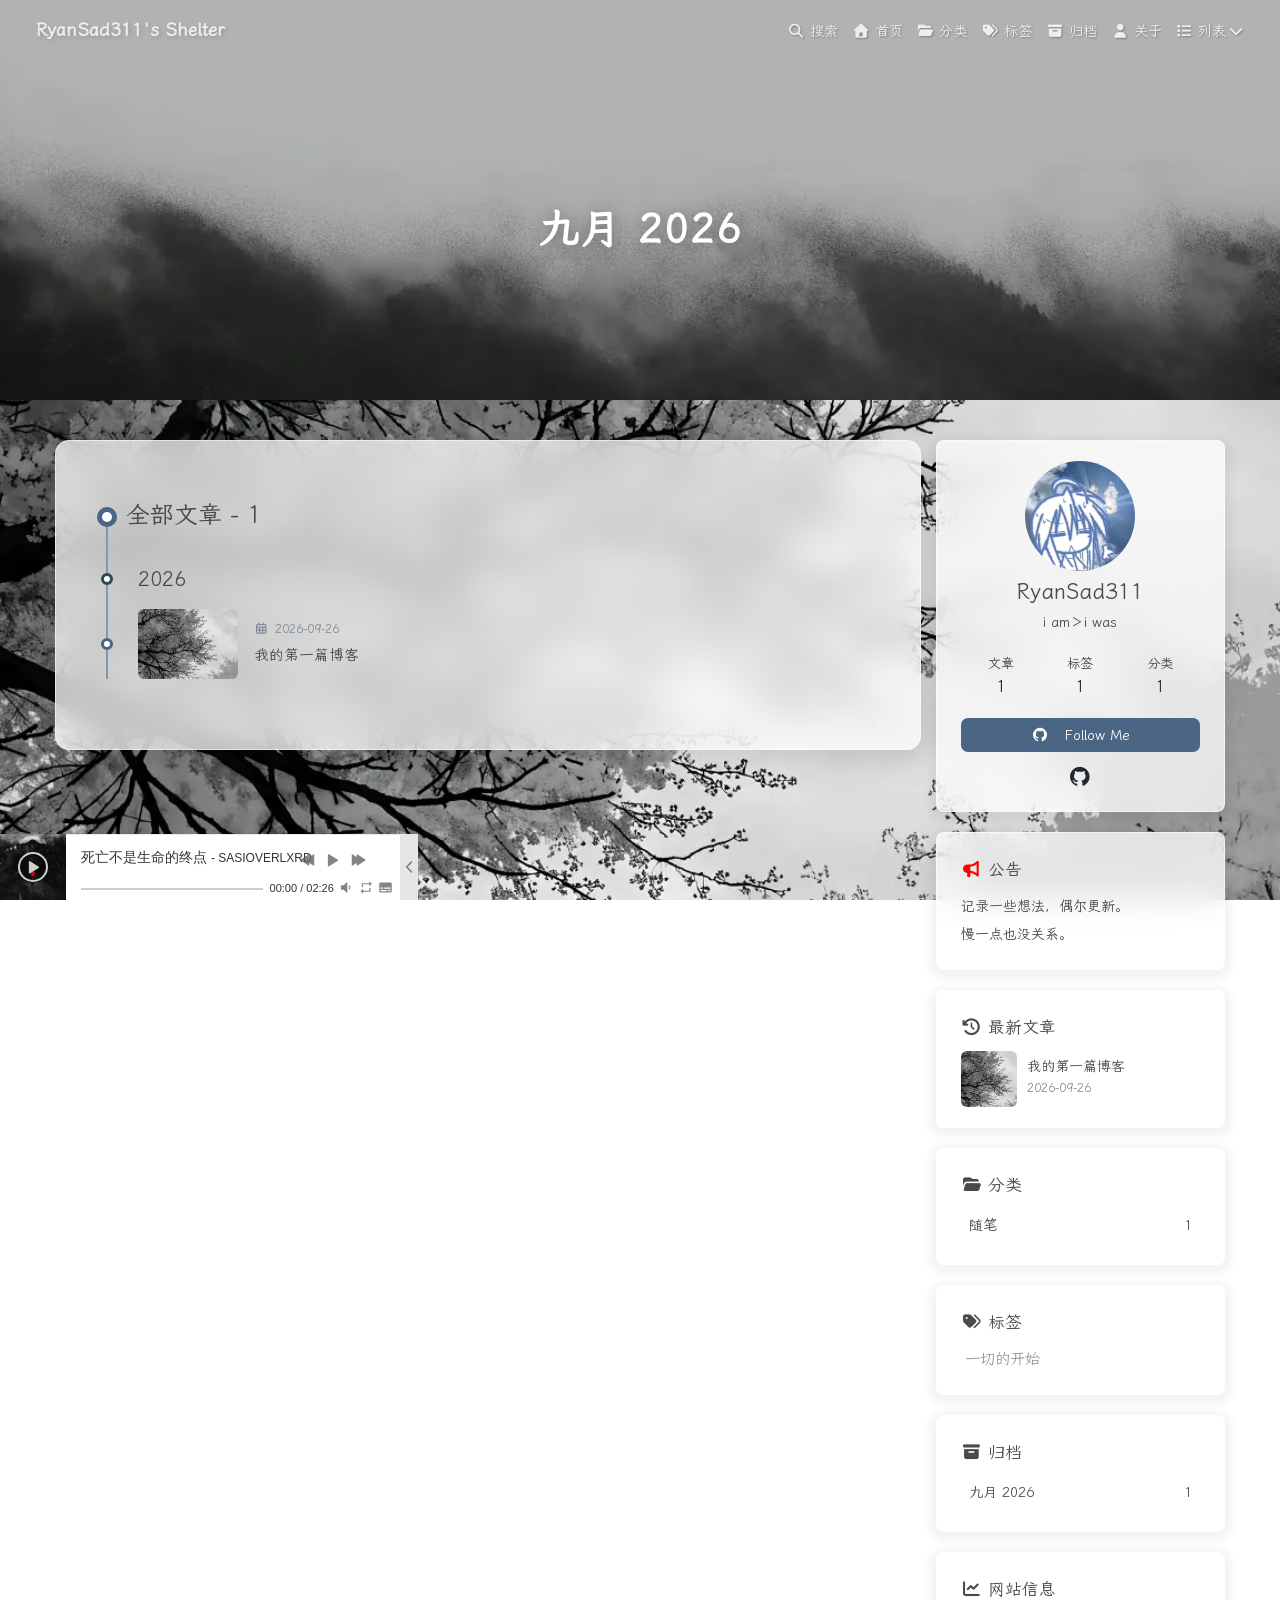
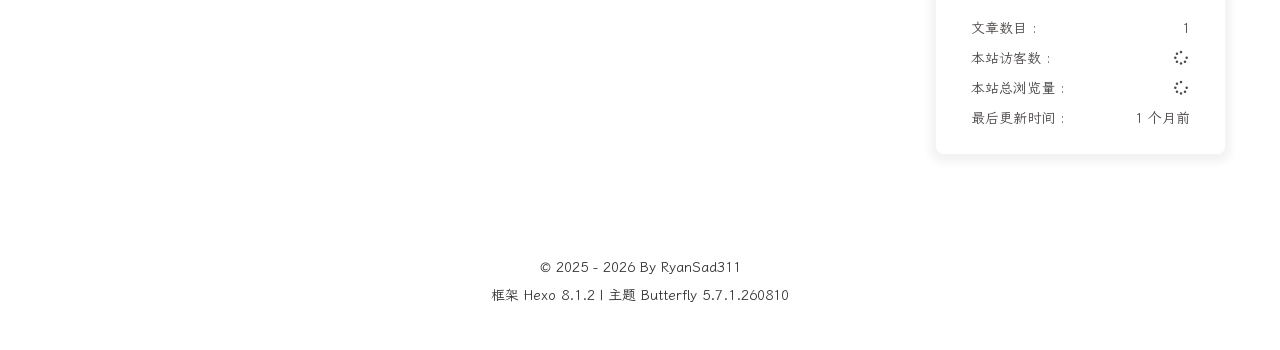
<file: archives/2026/09/index.html>
<!DOCTYPE html><html lang="zh-CN" data-theme="light"><head><meta charset="UTF-8"><meta http-equiv="X-UA-Compatible" content="IE=edge"><meta name="viewport" content="width=device-width, initial-scale=1.0,viewport-fit=cover"><title>九月 2026 | RyanSad311's Shelter</title><meta name="author" content="RyanSad311"><meta name="copyright" content="RyanSad311"><meta name="format-detection" content="telephone=no"><meta name="theme-color" content="ffffff"><meta name="description" content="i am＞i was">
<meta property="og:type" content="website">
<meta property="og:title" content="九月 2026">
<meta property="og:url" content="https://ryansad311.github.io/archives/2026/09/index.html">
<meta property="og:site_name" content="RyanSad311&#39;s Shelter">
<meta property="og:description" content="i am＞i was">
<meta property="og:locale" content="zh_CN">
<meta property="og:image" content="https://ryansad311.github.io/img/avatar.webp">
<meta property="article:author" content="RyanSad311">
<meta name="twitter:card" content="summary">
<meta name="twitter:image" content="https://ryansad311.github.io/img/avatar.webp"><script type="application/ld+json"></script><link rel="shortcut icon" href="/img/favicon.png"><link rel="canonical" href="https://ryansad311.github.io/archives/2026/09/index.html"><link rel="preconnect" href="//cdn.jsdelivr.net"/><link rel="preconnect" href="//busuanzi.ibruce.info"/><link rel="stylesheet" href="/css/index.css?v=5.7.1.260810"><link rel="stylesheet" href="/fontawesome/css/all.min.css"><link rel="stylesheet" href="/js/fancybox/fancybox.css" media="print" onload="this.media='all'"><script>
    (() => {
      
    const saveToLocal = {
      set: (key, value, ttl) => {
        try {
          const data = { value }

          if (ttl != null) {
            data.expiry = Date.now() + ttl * 86400000
          }

          localStorage.setItem(key, JSON.stringify(data))
        } catch (e) {
          console.error(e)
        }
      },
      get: key => {
        const itemStr = localStorage.getItem(key)
        if (!itemStr) return

        try {
          const data = JSON.parse(itemStr)

          if (data.expiry && Date.now() > data.expiry) {
            localStorage.removeItem(key)
            return
          }

          return data.value
        } catch {
          localStorage.removeItem(key)
        }
      }
    }

    const scriptCache = new Map()
    const cssCache = new Map()
    window.btf = {
      saveToLocal,
      getScript: (url, attr = {}) => {
        if (scriptCache.has(url)) {
          return scriptCache.get(url)
        }

        const promise = new Promise((resolve, reject) => {
          const script = document.createElement('script')

          script.src = url
          script.async = true

          for (const key in attr) {
            script.setAttribute(key, attr[key])
          }

          script.onload = resolve
          script.onerror = reject

          document.head.appendChild(script)
        })

        scriptCache.set(url, promise)

        return promise
      },
      getCSS: (url, id) => {
        if (cssCache.has(url)) {
          return cssCache.get(url)
        }

        const promise = new Promise((resolve, reject) => {
          const link = document.createElement('link')

          link.rel = 'stylesheet'
          link.href = url

          if (id) {
            link.id = id
          }

          link.onload = resolve
          link.onerror = reject

          document.head.appendChild(link)
        })

        cssCache.set(url, promise)

        return promise
      },
      addGlobalFn: (key, fn, name = false, parent = window) => {
        if (!false && key.startsWith('pjax')) return
        const globalFn = parent.globalFn || {}
        globalFn[key] = globalFn[key] || {}
        globalFn[key][name || Object.keys(globalFn[key]).length] = fn
        parent.globalFn = globalFn
      }
    }
  
      
      const metaThemeColor = document.querySelector('meta[name="theme-color"]')
      const activateDarkMode = () => {
        document.documentElement.dataset.theme = 'dark'
        if (metaThemeColor !== null) {
          metaThemeColor.setAttribute('content', '#0d0d0d')
        }
      }
      const activateLightMode = () => {
        document.documentElement.dataset.theme = 'light'
        if (metaThemeColor !== null) {
          metaThemeColor.setAttribute('content', 'ffffff')
        }
      }

      btf.activateDarkMode = activateDarkMode
      btf.activateLightMode = activateLightMode

      const theme = saveToLocal.get('theme')
    
          theme === 'dark' ? activateDarkMode() : theme === 'light' ? activateLightMode() : null
        
      
      const asideStatus = saveToLocal.get('aside-status')
      if (asideStatus !== undefined) {
        document.documentElement.classList.toggle('hide-aside', asideStatus === 'hide')
      }
    
      
    const detectApple = () => {
      if (/iPad|iPhone|iPod|Macintosh/.test(navigator.userAgent)) {
        document.documentElement.classList.add('apple')
      }
    }
    detectApple()
  
    })()
  </script><script>const GLOBAL_CONFIG = {
  root: '/',
  algolia: undefined,
  localSearch: {"path":"/search.xml","preload":false,"top_n_per_article":1,"unescape":false,"pagination":{"enable":false,"hitsPerPage":8},"languages":{"hits_empty":"未找到符合您查询的内容：${query}","hits_stats":"共找到 ${hits} 篇文章"}},
  translate: undefined,
  highlight: {"plugin":"highlight.js","highlightCopy":true,"highlightLang":true,"highlightHeightLimit":false,"highlightFullpage":false,"highlightMacStyle":false},
  copy: {
    success: '复制成功',
    error: '复制失败',
    noSupport: '浏览器不支持'
  },
  relativeDate: {
    homepage: false,
    post: false
  },
  runtime: '',
  dateSuffix: {
    just: '刚刚',
    min: '分钟前',
    hour: '小时前',
    day: '天前',
    month: '个月前'
  },
  copyright: undefined,
  lightbox: 'fancybox',
  Snackbar: undefined,
  infinitegrid: {
    js: 'https://cdn.jsdelivr.net/npm/@egjs/infinitegrid@4.13.0/dist/infinitegrid.min.js',
    buttonText: '加载更多'
  },
  isPhotoFigcaption: false,
  islazyloadPlugin: false,
  isAnchor: false,
  percent: {
    toc: true,
    rightside: false,
  },
  autoDarkmode: false
}</script><script id="config-diff">var GLOBAL_CONFIG_SITE = {
  title: '九月 2026',
  isHighlightShrink: false,
  isToc: false,
  pageType: 'archive'
}</script><link rel="stylesheet" href="/css/custom.css"><link rel="stylesheet" href="/fonts/lxgw/lxgwwenkai-regular.css"><meta name="generator" content="Hexo 8.1.2"><link rel="alternate" href="/atom.xml" title="RyanSad311's Shelter" type="application/atom+xml">
</head><body><div class="bg-animation" id="web_bg" style="background-image: url(/img/bg-ink.webp);"></div><div id="sidebar"><div id="menu-mask"></div><div id="sidebar-menus"><div class="avatar-img text-center"><img src="/img/avatar.webp" onerror="this.onerror=null;this.src='/img/friend_404.gif'" alt="avatar"/></div><div class="site-data text-center"><a href="/archives/"><div class="headline">文章</div><div class="length-num">1</div></a><a href="/tags/"><div class="headline">标签</div><div class="length-num">1</div></a><a href="/categories/"><div class="headline">分类</div><div class="length-num">1</div></a></div><div class="menus_items"><div class="menus_item"><a class="site-page" href="/"><i class="fa-fw fas fa-home"></i><span> 首页</span></a></div><div class="menus_item"><a class="site-page" href="/categories/"><i class="fa-fw fas fa-folder-open"></i><span> 分类</span></a></div><div class="menus_item"><a class="site-page" href="/tags/"><i class="fa-fw fas fa-tags"></i><span> 标签</span></a></div><div class="menus_item"><a class="site-page" href="/archives/"><i class="fa-fw fas fa-archive"></i><span> 归档</span></a></div><div class="menus_item"><a class="site-page" href="/about/"><i class="fa-fw fas fa-user"></i><span> 关于</span></a></div><div class="menus_item"><span class="site-page group"><i class="fa-fw fas fa-list"></i><span> 列表</span><i class="fas fa-chevron-down"></i></span><ul class="menus_item_child"><li><a class="site-page child" href="/music/"><i class="fa-fw fas fa-music"></i><span> 音乐</span></a></li><li><a class="site-page child" href="/movies/"><i class="fa-fw fas fa-video"></i><span> 电影</span></a></li></ul></div></div></div></div><div class="page" id="body-wrap"><header class="not-home-page" id="page-header" style="background-image: url(/img/banner.webp);"><nav id="nav"><span id="blog-info"><a class="nav-site-title" href="/"><span class="site-name">RyanSad311's Shelter</span></a></span><div id="menus"><div id="search-button"><span class="site-page social-icon search"><i class="fas fa-search fa-fw"></i><span> 搜索</span></span></div><div class="menus_items"><div class="menus_item"><a class="site-page" href="/"><i class="fa-fw fas fa-home"></i><span> 首页</span></a></div><div class="menus_item"><a class="site-page" href="/categories/"><i class="fa-fw fas fa-folder-open"></i><span> 分类</span></a></div><div class="menus_item"><a class="site-page" href="/tags/"><i class="fa-fw fas fa-tags"></i><span> 标签</span></a></div><div class="menus_item"><a class="site-page" href="/archives/"><i class="fa-fw fas fa-archive"></i><span> 归档</span></a></div><div class="menus_item"><a class="site-page" href="/about/"><i class="fa-fw fas fa-user"></i><span> 关于</span></a></div><div class="menus_item"><span class="site-page group"><i class="fa-fw fas fa-list"></i><span> 列表</span><i class="fas fa-chevron-down"></i></span><ul class="menus_item_child"><li><a class="site-page child" href="/music/"><i class="fa-fw fas fa-music"></i><span> 音乐</span></a></li><li><a class="site-page child" href="/movies/"><i class="fa-fw fas fa-video"></i><span> 电影</span></a></li></ul></div></div><div id="toggle-menu"><span class="site-page"><i class="fas fa-bars fa-fw"></i></span></div></div></nav><div id="page-site-info"><h1 id="site-title">九月 2026</h1></div></header><main class="layout" id="content-inner"><div id="archive"><div class="article-sort-title">全部文章 - 1</div><div class="article-sort"><div class="article-sort-item year">2026</div><div class="article-sort-item"><a class="article-sort-item-img" href="/2026/09/26/%E6%88%91%E7%9A%84%E7%AC%AC%E4%B8%80%E7%AF%87%E5%8D%9A%E5%AE%A2/" title="我的第一篇博客"><img src="/img/bg-ink.webp" alt="我的第一篇博客" onerror="this.onerror=null;this.src='/img/404.jpg'"></a><div class="article-sort-item-info"><div class="article-sort-item-time"><i class="far fa-calendar-alt"></i><time class="post-meta-date-created" datetime="2026-09-26T09:02:20.000Z" title="发表于 2026-09-26 17:02:20">2026-09-26</time></div><a class="article-sort-item-title" href="/2026/09/26/%E6%88%91%E7%9A%84%E7%AC%AC%E4%B8%80%E7%AF%87%E5%8D%9A%E5%AE%A2/" title="我的第一篇博客">我的第一篇博客</a></div></div></div></div><div class="aside-content" id="aside-content"><div class="card-widget card-info text-center"><div class="avatar-img"><img src="/img/avatar.webp" onerror="this.onerror=null;this.src='/img/friend_404.gif'" alt="avatar"/></div><div class="author-info-name">RyanSad311</div><div class="author-info-description">i am＞i was</div><div class="site-data"><a href="/archives/"><div class="headline">文章</div><div class="length-num">1</div></a><a href="/tags/"><div class="headline">标签</div><div class="length-num">1</div></a><a href="/categories/"><div class="headline">分类</div><div class="length-num">1</div></a></div><a id="card-info-btn" target="_blank" rel="noopener" href="https://github.com/RyanSad311"><i class="fab fa-github"></i><span>Follow Me</span></a><div class="card-info-social-icons"><a class="social-icon" href="https://github.com/RyanSad311" target="_blank" title="Github"><i class="fab fa-github" style="color: #24292e;"></i></a></div></div><div class="card-widget card-announcement"><div class="item-headline"><i class="fas fa-bullhorn fa-shake"></i><span>公告</span></div><div class="announcement_content">记录一些想法，偶尔更新。<br/>慢一点也没关系。</div></div><div class="sticky_layout"><div class="card-widget card-recent-post"><div class="item-headline"><i class="fas fa-history"></i><span>最新文章</span></div><div class="aside-list"><div class="aside-list-item"><a class="thumbnail" href="/2026/09/26/%E6%88%91%E7%9A%84%E7%AC%AC%E4%B8%80%E7%AF%87%E5%8D%9A%E5%AE%A2/" title="我的第一篇博客"><img src="/img/bg-ink.webp" onerror="this.onerror=null;this.src='/img/404.jpg'" alt="我的第一篇博客"/></a><div class="content"><a class="title" href="/2026/09/26/%E6%88%91%E7%9A%84%E7%AC%AC%E4%B8%80%E7%AF%87%E5%8D%9A%E5%AE%A2/" title="我的第一篇博客">我的第一篇博客</a><time datetime="2026-09-26T09:02:20.000Z" title="发表于 2026-09-26 17:02:20">2026-09-26</time></div></div></div></div><div class="card-widget card-categories"><div class="item-headline"><i class="fas fa-folder-open"></i><span>分类</span></div>
          <ul class="card-category-list" id="aside-cat-list">
            <li class="card-category-list-item "><a class="card-category-list-link" href="/categories/%E9%9A%8F%E7%AC%94/"><span class="card-category-list-name">随笔</span><span class="card-category-list-count">1</span></a></li>
          </ul></div><div class="card-widget card-tags"><div class="item-headline"><i class="fas fa-tags"></i><span>标签</span></div><div class="card-tag-cloud"><a href="/tags/%E4%B8%80%E5%88%87%E7%9A%84%E5%BC%80%E5%A7%8B/" style="font-size: 1.1em; color: #999">一切的开始</a></div></div><div class="card-widget card-archives">
    <div class="item-headline"><i class="fas fa-archive"></i><span>归档</span></div>
  
    <ul class="card-archive-list">
      
        <li class="card-archive-list-item">
          <a class="card-archive-list-link" href="/archives/2026/09/">
            <span class="card-archive-list-date">
              九月 2026
            </span>
            <span class="card-archive-list-count">1</span>
          </a>
        </li>
      
    </ul>
  </div><div class="card-widget card-webinfo"><div class="item-headline"><i class="fas fa-chart-line"></i><span>网站信息</span></div><div class="webinfo"><div class="webinfo-item"><div class="item-name">文章数目 :</div><div class="item-count">1</div></div><div class="webinfo-item"><div class="item-name">本站访客数 :</div><div class="item-count" id="busuanzi_value_site_uv"><i class="fa-solid fa-spinner fa-spin"></i></div></div><div class="webinfo-item"><div class="item-name">本站总浏览量 :</div><div class="item-count" id="busuanzi_value_site_pv"><i class="fa-solid fa-spinner fa-spin"></i></div></div><div class="webinfo-item"><div class="item-name">最后更新时间 :</div><div class="item-count" id="last-push-date" data-lastPushDate="2026-10-19T12:48:56.482Z"><i class="fa-solid fa-spinner fa-spin"></i></div></div></div></div></div></div></main><footer id="footer"><div class="footer-other"><div class="footer-copyright"><span class="copyright">&copy;&nbsp;2025 - 2026 By RyanSad311</span><span class="framework-info"><span>框架 </span><a target="_blank" rel="noopener" href="https://hexo.io">Hexo 8.1.2</a><span class="footer-separator">|</span><span>主题 </span><a target="_blank" rel="noopener" href="https://github.com/jerryc127/hexo-theme-butterfly">Butterfly 5.7.1.260810</a></span></div></div></footer></div><div id="rightside"><div id="rightside-config-hide"><button id="darkmode" type="button" title="日间和夜间模式切换"><i class="fas fa-adjust"></i></button><button id="hide-aside-btn" type="button" title="单栏和双栏切换"><i class="fas fa-arrows-alt-h"></i></button></div><div id="rightside-config-show"><button id="rightside-config" type="button" title="设置"><i class="fas fa-cog fa-spin"></i></button><button id="go-up" type="button" title="回到顶部"><span class="scroll-percent"></span><i class="fas fa-arrow-up"></i></button></div></div><div><script src="/js/utils.js?v=5.7.1.260810"></script><script src="/js/main.js?v=5.7.1.260810"></script><script src="/js/fancybox/fancybox.umd.js"></script><div class="js-pjax"></div><link rel="stylesheet" href="/js/APlayer.min.css"><script src="/js/APlayer.min.js"></script><div id="my-aplayer" class="aplayer"></div><script src="/js/music.js"></script><script src="/js/activate-power-mode.min.js"></script><script>POWERMODE.colorful = false;
POWERMODE.shake = false;
POWERMODE.mobile = false;
document.body.addEventListener('input', POWERMODE);
</script><script async data-pjax src="//busuanzi.ibruce.info/busuanzi/2.3/busuanzi.pure.mini.js"></script><div id="local-search"><div class="search-dialog"><nav class="search-nav"><span class="search-dialog-title">搜索</span><i class="fas fa-spinner fa-pulse" id="loading-status" hidden="hidden"></i><button class="search-close-button"><i class="fas fa-times"></i></button></nav><div class="text-center" id="loading-database"><i class="fas fa-spinner fa-pulse"></i><span>  数据加载中</span></div><div class="local-search-input"><input placeholder="搜索文章" type="text"/></div><hr/><div id="local-search-results"></div><div class="ais-Pagination" id="local-search-pagination" style="display:none;"><ul class="ais-Pagination-list"></ul></div><div id="local-search-stats"></div></div><div id="search-mask"></div><script src="/js/search/local-search.js?v=5.7.1.260810"></script></div></div></body></html>
</file>
<file: css/custom.css>
#web_bg {
    background-image: linear-gradient(to bottom, rgba(0, 0, 0, 0.6), rgba(0, 0, 0, 0));
}

#footer {
    background: #ffffff !important;
    background-image: none !important;
}

#footer, 
#footer * {
    color: #333333 !important;
}

#footer a:hover {
    color: #49b1f5 !important; 
}
.aplayer .aplayer-info .aplayer-music .aplayer-title,
.aplayer .aplayer-info .aplayer-music .aplayer-author,
.aplayer .aplayer-info .aplayer-controller .aplayer-time,
.aplayer .aplayer-info .aplayer-controller .aplayer-time .aplayer-icon {
    color: #333333 !important;
}

/* 固定播放器：确保曲目信息区完整可见 */
.aplayer.aplayer-fixed .aplayer-info {
    display: block !important;
    transform: none !important;
    -webkit-transform: none !important;
}
.aplayer.aplayer-fixed .aplayer-music {
    opacity: 1 !important;
}
.aplayer.aplayer-fixed .aplayer-title,
.aplayer.aplayer-fixed .aplayer-author {
    color: #333333 !important;
    opacity: 1 !important;
    display: inline !important;
}

/* 兜底：压过暗色模式与外部继承 */
.aplayer,
.aplayer-body,
.aplayer-info {
    background: #ffffff !important;
    color: #333333 !important;
    opacity: 1 !important;
    visibility: visible !important;
}
.aplayer-info {
    display: block !important;
    transform: none !important;
    -webkit-transform: none !important;
}
.aplayer-music {
    width: auto !important;
    opacity: 1 !important;
    visibility: visible !important;
}
.aplayer-title,
.aplayer-author,
.aplayer-time,
.aplayer-list {
    color: #333333 !important;
    opacity: 1 !important;
    visibility: visible !important;
}

/* ===== 视觉质感：毛玻璃卡片 ===== */
#recent-posts > .recent-post-item,
.card-widget,
#post,
#archive {
    background: rgba(255, 255, 255, 0.74) !important;
    backdrop-filter: blur(16px) saturate(150%);
    -webkit-backdrop-filter: blur(16px) saturate(150%);
    border: 1px solid rgba(255, 255, 255, 0.55);
    border-radius: 14px;
    box-shadow: 0 10px 30px rgba(0, 0, 0, 0.10);
}

/* 文章标题渐变 */
#recent-posts .recent-post-info > .article-title {
    background: linear-gradient(90deg, #1f2d3d 0%, #4b6584 60%, #6b8cae 100%);
    -webkit-background-clip: text;
    background-clip: text;
    -webkit-text-fill-color: transparent;
}

/* 首页大标题质感 */
#page-header #site-title {
    letter-spacing: 2px;
    text-shadow: 0 2px 18px rgba(0, 0, 0, 0.35);
}

/* 首页副标题 */
#page-header #subtitle,
#page-header h2 {
    letter-spacing: 1px;
    opacity: 0.95;
}

/* ===== 暗色模式配色 ===== */
[data-theme="dark"] body {
    background-color: #12161c;
}
[data-theme="dark"] #recent-posts > .recent-post-item,
[data-theme="dark"] .card-widget,
[data-theme="dark"] #post,
[data-theme="dark"] #archive {
    background: rgba(28, 32, 40, 0.72) !important;
    border-color: rgba(255, 255, 255, 0.08);
    box-shadow: 0 10px 30px rgba(0, 0, 0, 0.45);
}
[data-theme="dark"] #recent-posts .recent-post-info > .article-title {
    background: linear-gradient(90deg, #e6edf3 0%, #9fb3c8 100%);
    -webkit-background-clip: text;
    background-clip: text;
    -webkit-text-fill-color: transparent;
}
</file>
<file: fonts/lxgw/lxgwwenkai-regular.css>
/* LXGW WenKai [4] */
@font-face {
  font-family: 'LXGW WenKai';
  font-style: normal;
  font-weight: 400;
  font-display: swap;
  src: url('./files/lxgwwenkai-regular-subset-4.woff2') format('woff2');
  unicode-range: U+1f1e9-1f1f5, U+1f1f7-1f1ff, U+1f21a, U+1f232, U+1f234-1f237, U+1f250-1f251, U+1f300, U+1f302-1f308, U+1f30a-1f311, U+1f315, U+1f319-1f320, U+1f324, U+1f327, U+1f32a, U+1f32c-1f32d, U+1f330-1f357, U+1f359-1f37e
}
/* LXGW WenKai [5] */
@font-face {
  font-family: 'LXGW WenKai';
  font-style: normal;
  font-weight: 400;
  font-display: swap;
  src: url('./files/lxgwwenkai-regular-subset-5.woff2') format('woff2');
  unicode-range: U+fee3, U+fef3, U+ff03-ff04, U+ff07, U+ff0a, U+ff17-ff19, U+ff1c-ff1d, U+ff20-ff3a, U+ff3c, U+ff3e-ff5b, U+ff5d, U+ff61-ff65, U+ff67-ff6a, U+ff6c, U+ff6f-ff78, U+ff7a-ff7d, U+ff80-ff84, U+ff86, U+ff89-ff8e, U+ff92, U+ff97-ff9b, U+ff9d-ff9f, U+ffe0-ffe4, U+ffe6, U+ffe9, U+ffeb, U+ffed, U+fffc, U+1f004, U+1f170-1f171, U+1f192-1f195, U+1f198-1f19a, U+1f1e6-1f1e8
}
/* LXGW WenKai [6] */
@font-face {
  font-family: 'LXGW WenKai';
  font-style: normal;
  font-weight: 400;
  font-display: swap;
  src: url('./files/lxgwwenkai-regular-subset-6.woff2') format('woff2');
  unicode-range: U+f0a7, U+f0b2, U+f0b7, U+f0c9, U+f0d8, U+f0da, U+f0dc-f0dd, U+f0e0, U+f0e6, U+f0eb, U+f0fc, U+f101, U+f104-f105, U+f107, U+f10b, U+f11b, U+f14b, U+f18a, U+f193, U+f1d6-f1d7, U+f244, U+f27a, U+f296, U+f2ae, U+f471, U+f4b3, U+f610-f611, U+f880-f881, U+f8ec, U+f8f5, U+f8ff, U+f901, U+f90a, U+f92c-f92d, U+f934, U+f937, U+f941, U+f965, U+f967, U+f969, U+f96b, U+f96f, U+f974, U+f978-f979, U+f97e, U+f981, U+f98a, U+f98e, U+f997, U+f99c, U+f9b2, U+f9b5, U+f9ba, U+f9be, U+f9ca, U+f9d0-f9d1, U+f9dd, U+f9e0-f9e1, U+f9e4, U+f9f7, U+fa00-fa01, U+fa08, U+fa0a, U+fa11, U+fb01-fb02, U+fdfc, U+fe0e, U+fe30-fe31, U+fe33-fe44, U+fe49-fe52, U+fe54-fe57, U+fe59-fe66, U+fe68-fe6b, U+fe8e, U+fe92-fe93, U+feae, U+feb8, U+fecb-fecc, U+fee0
}
/* LXGW WenKai [21] */
@font-face {
  font-family: 'LXGW WenKai';
  font-style: normal;
  font-weight: 400;
  font-display: swap;
  src: url('./files/lxgwwenkai-regular-subset-21.woff2') format('woff2');
  unicode-range: U+9f3d-9f3e, U+9f41, U+9f4a-9f4b, U+9f51-9f52, U+9f61-9f63, U+9f66-9f67, U+9f80-9f81, U+9f83, U+9f85-9f8d, U+9f90-9f91, U+9f94-9f96, U+9f98, U+9f9b-9f9c, U+9f9e, U+9fa0, U+9fa2, U+9ff4, U+a001, U+a007, U+a025, U+a046-a047, U+a057, U+a072, U+a078-a079, U+a083, U+a085, U+a100, U+a118, U+a132, U+a134, U+a1f4, U+a242, U+a4a6, U+a4aa, U+a4b0-a4b1, U+a4b3, U+a9c1-a9c2, U+ac00-ac01, U+ac04, U+ac08, U+ac10-ac11, U+ac13-ac16, U+ac19, U+ac1c-ac1d, U+ac24, U+ac70-ac71, U+ac74, U+ac77-ac78, U+ac80-ac81, U+ac83, U+ac8c, U+ac90, U+ac9f-aca0, U+aca8-aca9, U+acac, U+acb0, U+acbd, U+acc1, U+acc4, U+ace0-ace1, U+ace4, U+ace8, U+acf3, U+acf5, U+acfc-acfd, U+ad00, U+ad0c, U+ad11, U+ad1c, U+ad34, U+ad50, U+ad64, U+ad6c, U+ad70, U+ad74, U+ad7f, U+ad81, U+ad8c, U+adc0, U+adc8, U+addc, U+ade0, U+adf8-adf9, U+adfc, U+ae00, U+ae08-ae09, U+ae0b, U+ae30, U+ae34, U+ae38, U+ae40, U+ae4a, U+ae4c, U+ae54, U+ae68, U+aebc, U+aed8, U+af2c-af2d, U+af34
}
/* LXGW WenKai [22] */
@font-face {
  font-family: 'LXGW WenKai';
  font-style: normal;
  font-weight: 400;
  font-display: swap;
  src: url('./files/lxgwwenkai-regular-subset-22.woff2') format('woff2');
  unicode-range: U+9dfa, U+9e0a, U+9e11, U+9e1a, U+9e1e, U+9e20, U+9e22, U+9e28-9e2c, U+9e2e-9e33, U+9e35-9e3b, U+9e3e, U+9e40-9e44, U+9e46-9e4e, U+9e51, U+9e53, U+9e55-9e58, U+9e5a-9e5c, U+9e5e-9e63, U+9e66-9e6e, U+9e71, U+9e73, U+9e75, U+9e78-9e79, U+9e7c-9e7e, U+9e82, U+9e86-9e88, U+9e8b-9e8c, U+9e90-9e91, U+9e93, U+9e95, U+9e97, U+9e9d, U+9ea4-9ea5, U+9ea9-9eaa, U+9eb4-9eb5, U+9eb8-9eba, U+9ebc-9ebf, U+9ec3, U+9ec9, U+9ecd, U+9ed0, U+9ed2-9ed3, U+9ed5-9ed6, U+9ed9, U+9edc-9edd, U+9edf-9ee0, U+9ee2, U+9ee5, U+9ee7-9eea, U+9eef, U+9ef1, U+9ef3-9ef4, U+9ef6, U+9ef9, U+9efb-9efc, U+9efe, U+9f0b, U+9f0d, U+9f10, U+9f14, U+9f17, U+9f19, U+9f22, U+9f29, U+9f2c, U+9f2f, U+9f31, U+9f37, U+9f39
}
/* LXGW WenKai [23] */
@font-face {
  font-family: 'LXGW WenKai';
  font-style: normal;
  font-weight: 400;
  font-display: swap;
  src: url('./files/lxgwwenkai-regular-subset-23.woff2') format('woff2');
  unicode-range: U+9c3b, U+9c40, U+9c47-9c49, U+9c53, U+9c57, U+9c64, U+9c72, U+9c77-9c78, U+9c7b, U+9c7f-9c80, U+9c82-9c83, U+9c85-9c8c, U+9c8e-9c92, U+9c94-9c9b, U+9c9e-9ca3, U+9ca5-9ca7, U+9ca9, U+9cab, U+9cad-9cae, U+9cb1-9cb7, U+9cb9-9cbd, U+9cbf-9cc0, U+9cc3, U+9cc5-9cc7, U+9cc9-9cd1, U+9cd3-9cda, U+9cdc-9cdd, U+9cdf, U+9ce1-9ce3, U+9ce5, U+9ce9, U+9cee-9cef, U+9cf3-9cf4, U+9cf6, U+9cfc-9cfd, U+9d02, U+9d08-9d09, U+9d12, U+9d1b, U+9d1e, U+9d26, U+9d28, U+9d37, U+9d3b, U+9d3f, U+9d51, U+9d59, U+9d5c-9d5d, U+9d5f-9d61, U+9d6c, U+9d70, U+9d72, U+9d7a, U+9d7e, U+9d84, U+9d89, U+9d8f, U+9d92, U+9daf, U+9db4, U+9db8, U+9dbc, U+9dc4, U+9dc7, U+9dc9, U+9dd7, U+9ddf, U+9df2, U+9df9
}
/* LXGW WenKai [24] */
@font-face {
  font-family: 'LXGW WenKai';
  font-style: normal;
  font-weight: 400;
  font-display: swap;
  src: url('./files/lxgwwenkai-regular-subset-24.woff2') format('woff2');
  unicode-range: U+9a5f, U+9a62, U+9a65, U+9a69, U+9a6b, U+9a6e, U+9a75, U+9a77-9a7a, U+9a7d, U+9a80, U+9a83, U+9a85, U+9a87-9a8a, U+9a8d-9a8e, U+9a90, U+9a92-9a93, U+9a95-9a96, U+9a98-9a99, U+9a9b-9aa2, U+9aa5, U+9aa7, U+9aaf-9ab1, U+9ab5-9ab6, U+9ab9-9aba, U+9abc, U+9ac0-9ac4, U+9ac8, U+9acb-9acc, U+9ace-9acf, U+9ad1-9ad2, U+9ad9, U+9adf, U+9ae1, U+9ae3, U+9aea-9aeb, U+9aed-9aef, U+9af4, U+9af9, U+9afb, U+9b03-9b04, U+9b06, U+9b08, U+9b0d, U+9b0f-9b10, U+9b13, U+9b18, U+9b1a, U+9b1f, U+9b22-9b23, U+9b25, U+9b27-9b28, U+9b2a, U+9b2f, U+9b31-9b32, U+9b3b, U+9b43, U+9b46-9b49, U+9b4d-9b4e, U+9b51, U+9b56, U+9b58, U+9b5a, U+9b5c, U+9b5f, U+9b61-9b62, U+9b6f, U+9b77, U+9b80, U+9b88, U+9b8b, U+9b8e, U+9b91, U+9b9f-9ba0, U+9ba8, U+9baa-9bab, U+9bad-9bae, U+9bb0-9bb1, U+9bb8, U+9bc9-9bca, U+9bd3, U+9bd6, U+9bdb, U+9be8, U+9bf0-9bf1, U+9c02, U+9c10, U+9c15, U+9c24, U+9c2d, U+9c32, U+9c39
}
/* LXGW WenKai [25] */
@font-face {
  font-family: 'LXGW WenKai';
  font-style: normal;
  font-weight: 400;
  font-display: swap;
  src: url('./files/lxgwwenkai-regular-subset-25.woff2') format('woff2');
  unicode-range: U+98c8, U+98cf-98d6, U+98da-98db, U+98dd, U+98e1-98e2, U+98e7-98ea, U+98ec, U+98ee-98ef, U+98f2, U+98f4, U+98fc-98fe, U+9903, U+9905, U+9908, U+990a, U+990c-990d, U+9913-9914, U+9918, U+991a-991b, U+991e, U+9921, U+9928, U+992c, U+992e, U+9935, U+9938-9939, U+993d-993e, U+9945, U+994b-994c, U+9951-9952, U+9954-9955, U+9957, U+995e, U+9963, U+9966-9969, U+996b-996c, U+996f, U+9974-9975, U+9977-9979, U+997d-997e, U+9980-9981, U+9983-9984, U+9987, U+998a-998b, U+998d-9991, U+9993-9995, U+9997-9998, U+99a5, U+99ab-99ae, U+99b1, U+99b3-99b4, U+99bc, U+99bf, U+99c1, U+99c3-99c6, U+99cc, U+99d0, U+99d2, U+99d5, U+99db, U+99dd, U+99e1, U+99ed, U+99f1, U+99ff, U+9a01, U+9a03-9a04, U+9a0e-9a0f, U+9a11-9a13, U+9a19, U+9a1b, U+9a28, U+9a2b, U+9a30, U+9a32, U+9a37, U+9a40, U+9a45, U+9a4a, U+9a4d-9a4e, U+9a52, U+9a55, U+9a57, U+9a5a-9a5b
}
/* LXGW WenKai [26] */
@font-face {
  font-family: 'LXGW WenKai';
  font-style: normal;
  font-weight: 400;
  font-display: swap;
  src: url('./files/lxgwwenkai-regular-subset-26.woff2') format('woff2');
  unicode-range: U+972a, U+972d, U+9730, U+973d, U+9742, U+9744, U+9748-9749, U+9750-9751, U+975a-975c, U+9763, U+9765-9766, U+976c-976d, U+9773, U+9776, U+977a, U+977c, U+9784-9785, U+978e-978f, U+9791-9792, U+9794-9795, U+9798, U+979a, U+979e, U+97a3, U+97a5-97a6, U+97a8, U+97ab-97ac, U+97ae-97af, U+97b2, U+97b4, U+97c6, U+97cb-97cc, U+97d3, U+97d8, U+97dc, U+97e1, U+97ea-97eb, U+97ee, U+97fb, U+97fe-97ff, U+9801-9803, U+9805-9806, U+9808, U+980c, U+9810-9814, U+9817-9818, U+981e, U+9820-9821, U+9824, U+9828, U+982b-982d, U+9830, U+9834, U+9838-9839, U+983c, U+9846, U+984d-984f, U+9851-9852, U+9854-9855, U+9857-9858, U+985a-985b, U+9862-9863, U+9865, U+9867, U+986b, U+986f-9871, U+9877-9878, U+987c, U+9880, U+9883, U+9885, U+9889, U+988b-988f, U+9893-9895, U+9899-989b, U+989e-989f, U+98a1-98a2, U+98a5-98a7, U+98a9, U+98af, U+98b1, U+98b6, U+98ba, U+98be, U+98c3-98c4, U+98c6-98c7
}
/* LXGW WenKai [27] */
@font-face {
  font-family: 'LXGW WenKai';
  font-style: normal;
  font-weight: 400;
  font-display: swap;
  src: url('./files/lxgwwenkai-regular-subset-27.woff2') format('woff2');
  unicode-range: U+95b9-95ca, U+95cc-95cd, U+95d4-95d6, U+95d8, U+95e1-95e2, U+95e9, U+95f0-95f1, U+95f3, U+95f6, U+95fc, U+95fe-95ff, U+9602-9604, U+9606-960d, U+960f, U+9611-9613, U+9615-9617, U+9619-961b, U+961d, U+9621, U+9628, U+962f, U+963c-963e, U+9641-9642, U+9649, U+9654, U+965b-965f, U+9661, U+9663, U+9665, U+9667-9668, U+966c, U+9670, U+9672-9674, U+9678, U+967a, U+967d, U+9682, U+9685, U+9688, U+968a, U+968d-968e, U+9695, U+9697-9698, U+969e, U+96a0, U+96a3-96a4, U+96a8, U+96aa, U+96b0-96b1, U+96b3-96b4, U+96b7-96b9, U+96bb-96bd, U+96c9, U+96cb, U+96ce, U+96d1-96d2, U+96d6, U+96d9, U+96db-96dc, U+96de, U+96e0, U+96e3, U+96e9, U+96eb, U+96f0-96f2, U+96f9, U+96ff, U+9701-9702, U+9705, U+9708, U+970a, U+970e-970f, U+9711, U+9719, U+9727
}
/* LXGW WenKai [28] */
@font-face {
  font-family: 'LXGW WenKai';
  font-style: normal;
  font-weight: 400;
  font-display: swap;
  src: url('./files/lxgwwenkai-regular-subset-28.woff2') format('woff2');
  unicode-range: U+94e7-94ec, U+94ee-94f1, U+94f3, U+94f5, U+94f7, U+94f9, U+94fb-94fd, U+94ff, U+9503-9504, U+9506-9507, U+9509-950a, U+950d-950f, U+9511-9518, U+951a-9520, U+9522, U+9528-952d, U+9530-953a, U+953c-953f, U+9543-9546, U+9548-9550, U+9552-9555, U+9557-955b, U+955d-9568, U+956a-956d, U+9570-9574, U+9583, U+9586, U+9589, U+958e-958f, U+9591-9592, U+9594, U+9598-9599, U+959e-95a0, U+95a2-95a6, U+95a8-95b2, U+95b4, U+95b8
}
/* LXGW WenKai [29] */
@font-face {
  font-family: 'LXGW WenKai';
  font-style: normal;
  font-weight: 400;
  font-display: swap;
  src: url('./files/lxgwwenkai-regular-subset-29.woff2') format('woff2');
  unicode-range: U+9410-941a, U+941c-942b, U+942d-942e, U+9432-9433, U+9435, U+9438, U+943a, U+943e, U+9444, U+944a, U+9451-9452, U+945a, U+9462-9463, U+9465, U+9470-9487, U+948a-9492, U+9494-9498, U+949a, U+949c-949d, U+94a1, U+94a3-94a4, U+94a8, U+94aa-94ad, U+94af, U+94b2, U+94b4-94ba, U+94bc-94c0, U+94c4, U+94c6-94db, U+94de-94e6
}
/* LXGW WenKai [30] */
@font-face {
  font-family: 'LXGW WenKai';
  font-style: normal;
  font-weight: 400;
  font-display: swap;
  src: url('./files/lxgwwenkai-regular-subset-30.woff2') format('woff2');
  unicode-range: U+92b7, U+92b9, U+92c1, U+92c5-92c6, U+92c8, U+92cc, U+92d0, U+92d2, U+92e4, U+92ea, U+92ec-92ed, U+92f0, U+92f3, U+92f8, U+92fc, U+9304, U+9306, U+9310, U+9312, U+9315, U+9318, U+931a, U+931e, U+9320-9322, U+9324, U+9326-9329, U+932b-932c, U+932f, U+9331-9332, U+9335-9336, U+933e, U+9340-9341, U+934a-9360, U+9362-9363, U+9365-936b, U+936e, U+9375, U+937e, U+9382, U+938a, U+938c, U+938f, U+9393-9394, U+9396-9397, U+939a, U+93a2, U+93a7, U+93ac-93cd, U+93d0-93d1, U+93d6-93d8, U+93de-93df, U+93e1-93e2, U+93e4, U+93f8, U+93fb, U+93fd, U+940e-940f
}
/* LXGW WenKai [31] */
@font-face {
  font-family: 'LXGW WenKai';
  font-style: normal;
  font-weight: 400;
  font-display: swap;
  src: url('./files/lxgwwenkai-regular-subset-31.woff2') format('woff2');
  unicode-range: U+914c, U+914e-9150, U+9154, U+9157, U+915a, U+915d-915e, U+9161-9164, U+9169, U+9170, U+9172, U+9174, U+9179-917a, U+917d-917e, U+9182-9183, U+9185, U+918c-918d, U+9190-9191, U+919a, U+919c, U+91a1-91a4, U+91a8, U+91aa-91af, U+91b4-91b5, U+91b8, U+91ba, U+91be, U+91c0-91c1, U+91c6, U+91c8, U+91cb, U+91d0, U+91d2, U+91d7-91d8, U+91dd, U+91e3, U+91e6-91e7, U+91ed, U+91f0, U+91f5, U+91f9, U+9200, U+9205, U+9207-920a, U+920d-920e, U+9210, U+9214-9215, U+921c, U+921e, U+9221, U+9223-9227, U+9229-922a, U+922d, U+9234-9235, U+9237, U+9239-923a, U+923c-9240, U+9244-9246, U+9249, U+924e-924f, U+9251, U+9253, U+9257, U+925b, U+925e, U+9262, U+9264-9266, U+9268, U+926c, U+926f, U+9271, U+927b, U+927e, U+9280, U+9283, U+9285-928a, U+928e, U+9291, U+9293, U+9296, U+9298, U+929c-929d, U+92a8, U+92ab-92ae, U+92b3, U+92b6
}
/* LXGW WenKai [32] */
@font-face {
  font-family: 'LXGW WenKai';
  font-style: normal;
  font-weight: 400;
  font-display: swap;
  src: url('./files/lxgwwenkai-regular-subset-32.woff2') format('woff2');
  unicode-range: U+8fe2-8fe5, U+8fe8-8fe9, U+8fee, U+8ff3-8ff4, U+8ff8, U+8ffa, U+9004, U+900b, U+9011, U+9015-9016, U+901e, U+9021, U+9026, U+902d, U+902f, U+9031, U+9035-9036, U+9039-903a, U+9041, U+9044-9046, U+904a, U+904f-9052, U+9054-9055, U+9058-9059, U+905b-905e, U+9060-9062, U+9068-9069, U+906f, U+9072, U+9074, U+9076-907a, U+907c-907d, U+9081, U+9083, U+9085, U+9087-908b, U+908f, U+9095, U+9097, U+9099-909b, U+909d, U+90a0-90a1, U+90a8-90a9, U+90ac, U+90b0, U+90b2-90b4, U+90b6, U+90b8, U+90ba, U+90bd-90be, U+90c3-90c5, U+90c7-90c8, U+90cf-90d0, U+90d3, U+90d5, U+90d7, U+90da-90dc, U+90de, U+90e2, U+90e4, U+90e6-90e7, U+90ea-90eb, U+90ef, U+90f4-90f5, U+90f7, U+90fe-9100, U+9104, U+9109, U+910c, U+9112, U+9114-9115, U+9118, U+911c, U+911e, U+9120, U+9122-9123, U+9127, U+912d, U+912f-9132, U+9139-913a, U+9143, U+9146, U+9149-914a
}
/* LXGW WenKai [33] */
@font-face {
  font-family: 'LXGW WenKai';
  font-style: normal;
  font-weight: 400;
  font-display: swap;
  src: url('./files/lxgwwenkai-regular-subset-33.woff2') format('woff2');
  unicode-range: U+8e2d-8e31, U+8e34-8e35, U+8e39-8e3a, U+8e3d, U+8e40-8e42, U+8e47, U+8e49-8e4b, U+8e50-8e53, U+8e59-8e5a, U+8e5f-8e60, U+8e64, U+8e69, U+8e6c, U+8e70, U+8e74, U+8e76, U+8e7a-8e7c, U+8e7f, U+8e84-8e85, U+8e87, U+8e89, U+8e8b, U+8e8d, U+8e8f-8e90, U+8e94, U+8e99, U+8e9c, U+8e9e, U+8eaa, U+8eac, U+8eb0, U+8eb6, U+8ec0, U+8ec6, U+8eca-8ece, U+8ed2, U+8eda, U+8edf, U+8ee2, U+8eeb, U+8ef8, U+8efb-8efe, U+8f03, U+8f09, U+8f0b, U+8f12-8f15, U+8f1b, U+8f1d, U+8f1f, U+8f29-8f2a, U+8f2f, U+8f36, U+8f38, U+8f3b, U+8f3e-8f3f, U+8f44-8f45, U+8f49, U+8f4d-8f4e, U+8f5f, U+8f6b, U+8f6d, U+8f71-8f73, U+8f75-8f76, U+8f78-8f7a, U+8f7c, U+8f7e, U+8f81-8f82, U+8f84, U+8f87, U+8f8a-8f8b, U+8f8d-8f8f, U+8f94-8f95, U+8f97-8f9a, U+8fa6, U+8fad-8faf, U+8fb2, U+8fb5-8fb7, U+8fba-8fbc, U+8fbf, U+8fc2, U+8fcb, U+8fcd, U+8fd3, U+8fd5, U+8fd7, U+8fda
}
/* LXGW WenKai [34] */
@font-face {
  font-family: 'LXGW WenKai';
  font-style: normal;
  font-weight: 400;
  font-display: swap;
  src: url('./files/lxgwwenkai-regular-subset-34.woff2') format('woff2');
  unicode-range: U+8caf-8cb0, U+8cb3-8cb4, U+8cb6-8cb9, U+8cbb-8cbd, U+8cbf-8cc4, U+8cc7-8cc8, U+8cca, U+8ccd, U+8cd1, U+8cd3, U+8cdb-8cdc, U+8cde, U+8ce0, U+8ce2-8ce4, U+8ce6-8ce8, U+8cea, U+8ced, U+8cf4, U+8cf8, U+8cfa, U+8cfc-8cfd, U+8d04-8d05, U+8d07-8d08, U+8d0a, U+8d0d, U+8d0f, U+8d13-8d14, U+8d16, U+8d1b, U+8d20, U+8d2e, U+8d30, U+8d32-8d33, U+8d36, U+8d3b, U+8d3d, U+8d40, U+8d42-8d43, U+8d45-8d46, U+8d48-8d4a, U+8d4d, U+8d51, U+8d53, U+8d55, U+8d59, U+8d5c-8d5d, U+8d5f, U+8d61, U+8d66-8d67, U+8d6a, U+8d6d, U+8d71, U+8d73, U+8d84, U+8d90-8d91, U+8d94-8d95, U+8d99, U+8da8, U+8daf, U+8db1, U+8db5, U+8db8, U+8dba, U+8dbc, U+8dbf, U+8dc2, U+8dc4, U+8dc6, U+8dcb, U+8dce-8dcf, U+8dd6-8dd7, U+8dda-8ddb, U+8dde, U+8de1, U+8de3-8de4, U+8de9, U+8deb-8dec, U+8df0-8df1, U+8df6-8dfd, U+8e05, U+8e07, U+8e09-8e0a, U+8e0c, U+8e0e, U+8e10, U+8e14, U+8e1d-8e1f, U+8e23, U+8e26, U+8e2b-8e2c
}
/* LXGW WenKai [35] */
@font-face {
  font-family: 'LXGW WenKai';
  font-style: normal;
  font-weight: 400;
  font-display: swap;
  src: url('./files/lxgwwenkai-regular-subset-35.woff2') format('woff2');
  unicode-range: U+8b5e, U+8b60, U+8b6c, U+8b6f-8b70, U+8b72, U+8b74, U+8b77, U+8b7d, U+8b80, U+8b83, U+8b8a, U+8b8c, U+8b90, U+8b93, U+8b99-8b9a, U+8ba0, U+8ba3, U+8ba5-8ba7, U+8baa-8bac, U+8bb3-8bb5, U+8bb7, U+8bb9, U+8bc2-8bc3, U+8bc5, U+8bcb-8bcc, U+8bce-8bd0, U+8bd2-8bd4, U+8bd6, U+8bd8-8bd9, U+8bdc, U+8bdf, U+8be3-8be4, U+8be7-8be9, U+8beb-8bec, U+8bee, U+8bf0, U+8bf2-8bf3, U+8bf6, U+8bf9, U+8bfc-8bfd, U+8bff-8c00, U+8c02, U+8c04, U+8c06-8c07, U+8c0c, U+8c0f, U+8c11-8c12, U+8c14-8c1b, U+8c1d-8c21, U+8c24-8c25, U+8c27, U+8c2a-8c2c, U+8c2e-8c30, U+8c32-8c36, U+8c3f, U+8c47-8c4c, U+8c4e-8c50, U+8c54-8c56, U+8c62, U+8c68, U+8c6c, U+8c73, U+8c78, U+8c7a, U+8c82, U+8c85, U+8c89-8c8a, U+8c8d-8c8e, U+8c90, U+8c93-8c94, U+8c98, U+8c9d-8c9e, U+8ca0-8ca2, U+8ca7-8cac
}
/* LXGW WenKai [36] */
@font-face {
  font-family: 'LXGW WenKai';
  font-style: normal;
  font-weight: 400;
  font-display: swap;
  src: url('./files/lxgwwenkai-regular-subset-36.woff2') format('woff2');
  unicode-range: U+8a02-8a03, U+8a07-8a0a, U+8a0e-8a0f, U+8a13, U+8a15-8a18, U+8a1a-8a1b, U+8a1d, U+8a1f, U+8a22-8a23, U+8a25, U+8a2b, U+8a2d, U+8a31, U+8a33-8a34, U+8a36-8a38, U+8a3a, U+8a3c, U+8a3e, U+8a40-8a41, U+8a46, U+8a48, U+8a50, U+8a52, U+8a54-8a55, U+8a58, U+8a5b, U+8a5d-8a63, U+8a66, U+8a69-8a6b, U+8a6d-8a6e, U+8a70, U+8a72-8a73, U+8a7a, U+8a85, U+8a87, U+8a8a, U+8a8c-8a8d, U+8a90-8a92, U+8a95, U+8a98, U+8aa0-8aa1, U+8aa3-8aa6, U+8aa8-8aa9, U+8aac-8aae, U+8ab0, U+8ab2, U+8ab8-8ab9, U+8abc, U+8abe-8abf, U+8ac7, U+8acf, U+8ad2, U+8ad6-8ad7, U+8adb-8adc, U+8adf, U+8ae1, U+8ae6-8ae8, U+8aeb, U+8aed-8aee, U+8af1, U+8af3-8af4, U+8af7-8af8, U+8afa, U+8afe, U+8b00-8b02, U+8b07, U+8b0a, U+8b0c, U+8b0e, U+8b10, U+8b17, U+8b19, U+8b1b, U+8b1d, U+8b20-8b21, U+8b26, U+8b28, U+8b2c, U+8b33, U+8b39, U+8b3e-8b3f, U+8b41, U+8b45, U+8b49, U+8b4c, U+8b4f, U+8b57-8b58, U+8b5a, U+8b5c
}
/* LXGW WenKai [37] */
@font-face {
  font-family: 'LXGW WenKai';
  font-style: normal;
  font-weight: 400;
  font-display: swap;
  src: url('./files/lxgwwenkai-regular-subset-37.woff2') format('woff2');
  unicode-range: U+8869-886a, U+886e-886f, U+8872, U+8879, U+887d-887f, U+8882, U+8884-8886, U+8888, U+888f, U+8892-8893, U+889b, U+88a2, U+88a4, U+88a6, U+88a8, U+88aa, U+88ae, U+88b1, U+88b4, U+88b7, U+88bc, U+88c0, U+88c6-88c9, U+88ce-88cf, U+88d1-88d3, U+88d8, U+88db-88dd, U+88df, U+88e1-88e3, U+88e5, U+88e8, U+88ec, U+88f0-88f1, U+88f3-88f4, U+88fc-88fe, U+8900, U+8902, U+8906-8907, U+8909-890c, U+8912-8915, U+8918-891b, U+8921, U+8925, U+892b, U+8930, U+8932, U+8934, U+8936, U+893b, U+893d, U+8941, U+894c, U+8955-8956, U+8959, U+895c, U+895e-8960, U+8966, U+896a, U+896c, U+896f-8970, U+8972, U+897b, U+897e, U+8980, U+8983, U+8985, U+8987-8988, U+898c, U+898f, U+8993, U+8997, U+899a, U+89a1, U+89a7, U+89a9-89aa, U+89b2-89b3, U+89b7, U+89c0, U+89c7, U+89ca-89cc, U+89ce-89d1, U+89d6, U+89da, U+89dc, U+89de, U+89e5, U+89e7, U+89eb, U+89ef, U+89f1, U+89f3-89f4, U+89f8, U+89ff, U+8a01
}
/* LXGW WenKai [38] */
@font-face {
  font-family: 'LXGW WenKai';
  font-style: normal;
  font-weight: 400;
  font-display: swap;
  src: url('./files/lxgwwenkai-regular-subset-38.woff2') format('woff2');
  unicode-range: U+86e4, U+86e6, U+86e9, U+86ed, U+86ef-86f4, U+86f8-86f9, U+86fb, U+86fe, U+8703, U+8706-870a, U+870d, U+8711-8713, U+871a, U+871e, U+8722-8723, U+8725, U+8729, U+872e, U+8731, U+8734, U+8737, U+873a-873b, U+873e-8740, U+8742, U+8747-8748, U+8753, U+8755, U+8757-8758, U+875d, U+875f, U+8762-8766, U+8768, U+876e, U+8770, U+8772, U+8775, U+8778, U+877b-877e, U+8782, U+8785, U+8788, U+878b, U+8793, U+8797, U+879a, U+879e-87a0, U+87a2-87a3, U+87a8, U+87ab-87ad, U+87af, U+87b3, U+87b5, U+87bd, U+87c0, U+87c4, U+87c6, U+87ca-87cb, U+87d1-87d2, U+87db-87dc, U+87de, U+87e0, U+87e5, U+87ea, U+87ec, U+87ee, U+87f2-87f3, U+87fb, U+87fd-87fe, U+8802-8803, U+8805, U+880a-880b, U+880d, U+8813-8816, U+8819, U+881b, U+881f, U+8821, U+8823, U+8831-8832, U+8835-8836, U+8839, U+883b-883c, U+8844, U+8846, U+884a, U+884e, U+8852-8853, U+8855, U+8859, U+885b, U+885d-885e, U+8862, U+8864
}
/* LXGW WenKai [39] */
@font-face {
  font-family: 'LXGW WenKai';
  font-style: normal;
  font-weight: 400;
  font-display: swap;
  src: url('./files/lxgwwenkai-regular-subset-39.woff2') format('woff2');
  unicode-range: U+8532, U+8534-8535, U+8538-853a, U+853c, U+8543, U+8545, U+8548, U+854e, U+8553, U+8556-8557, U+8559, U+855e, U+8561, U+8564-8565, U+8568-856a, U+856d, U+856f-8570, U+8572, U+8576, U+8579-857b, U+8580, U+8585-8586, U+8588, U+858a, U+858f, U+8591, U+8594, U+8599, U+859c, U+85a2, U+85a4, U+85a6, U+85a8-85a9, U+85ab-85ac, U+85ae, U+85b7-85b9, U+85be, U+85c1, U+85c7, U+85cd, U+85d0, U+85d3, U+85d5, U+85dc-85dd, U+85df-85e0, U+85e5-85e6, U+85e8-85ea, U+85f4, U+85f9, U+85fe-85ff, U+8602, U+8605-8607, U+860a-860b, U+8616, U+8618, U+861a, U+8627, U+8629, U+862d, U+8638, U+863c, U+863f, U+864d, U+864f, U+8652-8655, U+865b-865c, U+865f, U+8662, U+8667, U+866c, U+866e, U+8671, U+8675, U+867a-867c, U+867f, U+868b, U+868d, U+8693, U+869c-869d, U+86a1, U+86a3-86a4, U+86a7-86a9, U+86ac, U+86af-86b1, U+86b4-86b6, U+86ba, U+86c0, U+86c4, U+86c6, U+86c9-86ca, U+86cd-86d1, U+86d4, U+86d8, U+86de-86df
}
/* LXGW WenKai [40] */
@font-face {
  font-family: 'LXGW WenKai';
  font-style: normal;
  font-weight: 400;
  font-display: swap;
  src: url('./files/lxgwwenkai-regular-subset-40.woff2') format('woff2');
  unicode-range: U+83b4, U+83b6, U+83b8, U+83ba, U+83bc-83bd, U+83bf-83c0, U+83c2, U+83c5, U+83c8-83c9, U+83cb, U+83d1, U+83d3-83d6, U+83d8, U+83db, U+83dd, U+83df, U+83e1, U+83e5, U+83ea-83eb, U+83f0, U+83f4, U+83f8-83f9, U+83fb, U+83fd, U+83ff, U+8401, U+8406, U+840a-840b, U+840f, U+8411, U+8418, U+841c, U+8420, U+8422-8424, U+8426, U+8429, U+842c, U+8438-8439, U+843b-843c, U+843f, U+8446-8447, U+8449, U+844e, U+8451-8452, U+8456, U+8459-845a, U+845c, U+8462, U+8466, U+846d, U+846f-8470, U+8473, U+8476-8478, U+847a, U+847d, U+8484-8485, U+8487, U+8489, U+848c, U+848e, U+8490, U+8493-8494, U+8497, U+849b, U+849e-849f, U+84a1, U+84a5, U+84a8, U+84af, U+84b4, U+84b9-84bf, U+84c1-84c2, U+84c5-84c7, U+84ca-84cb, U+84cd, U+84d0-84d1, U+84d3, U+84d6, U+84df-84e0, U+84e2-84e3, U+84e5-84e7, U+84ee, U+84f3, U+84f6, U+84fa, U+84fc, U+84ff-8500, U+850c, U+8511, U+8514-8515, U+8517-8518, U+851f, U+8523, U+8525-8526, U+8529, U+852b, U+852d
}
/* LXGW WenKai [41] */
@font-face {
  font-family: 'LXGW WenKai';
  font-style: normal;
  font-weight: 400;
  font-display: swap;
  src: url('./files/lxgwwenkai-regular-subset-41.woff2') format('woff2');
  unicode-range: U+82a9-82ab, U+82ae, U+82b0, U+82b2, U+82b4-82b6, U+82bc, U+82be, U+82c0-82c2, U+82c4-82c8, U+82ca-82cc, U+82ce, U+82d0, U+82d2-82d3, U+82d5-82d6, U+82d8-82d9, U+82dc-82de, U+82e0-82e4, U+82e7, U+82e9-82eb, U+82ed-82ee, U+82f3-82f4, U+82f7-82f8, U+82fa-8301, U+8306-8308, U+830c-830d, U+830f, U+8311, U+8313-8315, U+8318, U+831a-831b, U+831d, U+8324, U+8327, U+832a, U+832c-832d, U+832f, U+8331-8334, U+833a-833c, U+8340, U+8343-8345, U+8347-8348, U+834a, U+834c, U+834f, U+8351, U+8356, U+8358-835c, U+835e, U+8360, U+8364-8366, U+8368-836a, U+836c-836e, U+8373, U+8378, U+837b-837d, U+837f-8380, U+8382, U+8388, U+838a-838b, U+8392, U+8394, U+8396, U+8398-8399, U+839b-839c, U+83a0, U+83a2-83a3, U+83a8-83aa, U+83ae-83b0, U+83b3
}
/* LXGW WenKai [42] */
@font-face {
  font-family: 'LXGW WenKai';
  font-style: normal;
  font-weight: 400;
  font-display: swap;
  src: url('./files/lxgwwenkai-regular-subset-42.woff2') format('woff2');
  unicode-range: U+814d-814e, U+8151, U+8153, U+8158-815a, U+815e, U+8160, U+8166-8169, U+816b, U+816d, U+8171, U+8173-8174, U+8178, U+817c-817d, U+8182, U+8188, U+8191, U+8198-819b, U+81a0, U+81a3, U+81a5-81a6, U+81a9, U+81b6, U+81ba-81bb, U+81bd, U+81bf, U+81c1, U+81c3, U+81c6, U+81c9-81ca, U+81cc-81cd, U+81d1, U+81d3-81d4, U+81d8, U+81db-81dc, U+81de-81df, U+81e5, U+81e7-81e9, U+81eb-81ec, U+81ee-81ef, U+81f5, U+81f8, U+81fa, U+81fc, U+81fe, U+8200-8202, U+8204, U+8208-820a, U+820e-8210, U+8216-8218, U+821b-821c, U+8221-8224, U+8226-8228, U+822b, U+822d, U+822f, U+8232-8234, U+8237-8238, U+823a-823b, U+823e, U+8244, U+8249, U+824b, U+824f, U+8259-825a, U+825f, U+8266, U+8268, U+826e, U+8271, U+8276-8279, U+827d, U+827f, U+8283-8284, U+8288-828a, U+828d-8291, U+8293-8294, U+8296-8298, U+829f-82a1, U+82a3-82a4, U+82a7-82a8
}
/* LXGW WenKai [43] */
@font-face {
  font-family: 'LXGW WenKai';
  font-style: normal;
  font-weight: 400;
  font-display: swap;
  src: url('./files/lxgwwenkai-regular-subset-43.woff2') format('woff2');
  unicode-range: U+7ffa, U+7ffe, U+8004, U+8006, U+800b, U+800e, U+8011-8012, U+8014, U+8016, U+8018-8019, U+801c, U+801e, U+8026-802a, U+8031, U+8034-8035, U+8037, U+8043, U+804b, U+804d, U+8052, U+8056, U+8059, U+805e, U+8061, U+8068-8069, U+806e-8074, U+8076-8078, U+807c-8080, U+8082, U+8084-8085, U+8088, U+808f, U+8093, U+809c, U+809f, U+80ab, U+80ad-80ae, U+80b1, U+80b6-80b8, U+80bc-80bd, U+80c2, U+80c4, U+80ca, U+80cd, U+80d1, U+80d4, U+80d7, U+80d9-80db, U+80dd, U+80e0, U+80e4-80e5, U+80e7-80ed, U+80ef-80f1, U+80f3-80f4, U+80fc, U+8101, U+8104-8105, U+8107-8108, U+810c-810e, U+8112-8115, U+8117-8119, U+811b-811f, U+8121-8130, U+8132-8134, U+8137, U+8139, U+813f-8140, U+8142, U+8146, U+8148
}
/* LXGW WenKai [44] */
@font-face {
  font-family: 'LXGW WenKai';
  font-style: normal;
  font-weight: 400;
  font-display: swap;
  src: url('./files/lxgwwenkai-regular-subset-44.woff2') format('woff2');
  unicode-range: U+7ed7, U+7edb, U+7ee0-7ee2, U+7ee5-7ee6, U+7ee8, U+7eeb, U+7ef0-7ef2, U+7ef6, U+7efa-7efb, U+7efe, U+7f01-7f04, U+7f08, U+7f0a-7f12, U+7f17, U+7f19, U+7f1b-7f1c, U+7f1f, U+7f21-7f23, U+7f25-7f28, U+7f2a-7f33, U+7f35-7f37, U+7f3d, U+7f42, U+7f44-7f45, U+7f4c-7f4d, U+7f52, U+7f54, U+7f58-7f59, U+7f5d, U+7f5f-7f61, U+7f63, U+7f65, U+7f68, U+7f70-7f71, U+7f73-7f75, U+7f77, U+7f79, U+7f7d-7f7e, U+7f85-7f86, U+7f88-7f89, U+7f8b-7f8c, U+7f90-7f91, U+7f94-7f96, U+7f98-7f9b, U+7f9d, U+7f9f, U+7fa3, U+7fa7-7fa9, U+7fac-7fb2, U+7fb4, U+7fb6, U+7fb8, U+7fbc, U+7fbf-7fc0, U+7fc3, U+7fca, U+7fcc, U+7fce, U+7fd2, U+7fd5, U+7fd9-7fdb, U+7fdf, U+7fe3, U+7fe5-7fe7, U+7fe9, U+7feb-7fec, U+7fee-7fef, U+7ff1, U+7ff3-7ff4, U+7ff9
}
/* LXGW WenKai [45] */
@font-face {
  font-family: 'LXGW WenKai';
  font-style: normal;
  font-weight: 400;
  font-display: swap;
  src: url('./files/lxgwwenkai-regular-subset-45.woff2') format('woff2');
  unicode-range: U+7dc4, U+7dc7-7dc8, U+7dca-7dcd, U+7dcf, U+7dd1-7dd2, U+7dd4, U+7dd6-7dd8, U+7dda-7de0, U+7de2-7de6, U+7de8-7ded, U+7def, U+7df1-7df5, U+7df7, U+7df9, U+7dfb-7dfc, U+7dfe-7e02, U+7e04, U+7e08-7e0b, U+7e12, U+7e1b, U+7e1e, U+7e20, U+7e22-7e23, U+7e26, U+7e29, U+7e2b, U+7e2e-7e2f, U+7e31, U+7e37, U+7e39-7e3e, U+7e40, U+7e43-7e44, U+7e46-7e47, U+7e4a-7e4b, U+7e4d-7e4e, U+7e51, U+7e54-7e56, U+7e58-7e5b, U+7e5d-7e5e, U+7e61, U+7e66-7e67, U+7e69-7e6b, U+7e6d, U+7e70, U+7e73, U+7e77, U+7e79, U+7e7b-7e7d, U+7e81-7e82, U+7e8c-7e8d, U+7e8f, U+7e92-7e94, U+7e96, U+7e98, U+7e9a-7e9c, U+7e9e-7e9f, U+7ea1, U+7ea3, U+7ea5, U+7ea8-7ea9, U+7eab, U+7ead-7eae, U+7eb0, U+7ebb, U+7ebe, U+7ec0-7ec2, U+7ec9, U+7ecb-7ecc, U+7ed0, U+7ed4
}
/* LXGW WenKai [46] */
@font-face {
  font-family: 'LXGW WenKai';
  font-style: normal;
  font-weight: 400;
  font-display: swap;
  src: url('./files/lxgwwenkai-regular-subset-46.woff2') format('woff2');
  unicode-range: U+7ccc-7ccd, U+7cd7, U+7cdc, U+7cde, U+7ce0, U+7ce4-7ce5, U+7ce7-7ce8, U+7cec, U+7cf0, U+7cf5-7cf9, U+7cfc, U+7cfe, U+7d00, U+7d04-7d0b, U+7d0d, U+7d10-7d14, U+7d17-7d19, U+7d1b-7d1f, U+7d21, U+7d24-7d26, U+7d28-7d2a, U+7d2c-7d2e, U+7d30-7d31, U+7d33, U+7d35-7d36, U+7d38-7d3a, U+7d40, U+7d42-7d44, U+7d46, U+7d4b-7d4c, U+7d4f, U+7d51, U+7d54-7d56, U+7d58, U+7d5b-7d5c, U+7d5e, U+7d61-7d63, U+7d66, U+7d68, U+7d6a-7d6c, U+7d6f, U+7d71-7d73, U+7d75-7d77, U+7d79-7d7a, U+7d7e, U+7d81, U+7d84-7d8b, U+7d8d, U+7d8f, U+7d91, U+7d94, U+7d96, U+7d98-7d9a, U+7d9c-7da0, U+7da2, U+7da6, U+7daa-7db1, U+7db4-7db8, U+7dba-7dbf, U+7dc1
}
/* LXGW WenKai [47] */
@font-face {
  font-family: 'LXGW WenKai';
  font-style: normal;
  font-weight: 400;
  font-display: swap;
  src: url('./files/lxgwwenkai-regular-subset-47.woff2') format('woff2');
  unicode-range: U+7bc3-7bc4, U+7bc6, U+7bc8-7bcc, U+7bd1, U+7bd3-7bd4, U+7bd9-7bda, U+7bdd, U+7be0-7be1, U+7be4-7be6, U+7be9-7bea, U+7bef, U+7bf4, U+7bf6, U+7bfc, U+7bfe, U+7c01, U+7c03, U+7c07-7c08, U+7c0a-7c0d, U+7c0f, U+7c11, U+7c15-7c16, U+7c19, U+7c1e-7c21, U+7c23-7c24, U+7c26, U+7c28-7c33, U+7c35, U+7c37-7c3b, U+7c3d-7c3e, U+7c40-7c41, U+7c43, U+7c47-7c48, U+7c4c, U+7c50, U+7c53-7c54, U+7c59, U+7c5f-7c60, U+7c63-7c65, U+7c6c, U+7c6e, U+7c72, U+7c74, U+7c79-7c7a, U+7c7c, U+7c81-7c82, U+7c84-7c85, U+7c88, U+7c8a-7c91, U+7c93-7c96, U+7c99, U+7c9b-7c9e, U+7ca0-7ca2, U+7ca6-7ca9, U+7cac, U+7caf-7cb3, U+7cb5-7cb7, U+7cba-7cbd, U+7cbf-7cc2, U+7cc5, U+7cc7-7cc9
}
/* LXGW WenKai [48] */
@font-face {
  font-family: 'LXGW WenKai';
  font-style: normal;
  font-weight: 400;
  font-display: swap;
  src: url('./files/lxgwwenkai-regular-subset-48.woff2') format('woff2');
  unicode-range: U+7aca, U+7ad1-7ad2, U+7ada-7add, U+7ae1, U+7ae4, U+7ae6, U+7af4-7af7, U+7afa-7afb, U+7afd-7b0a, U+7b0c, U+7b0e-7b0f, U+7b13, U+7b15-7b16, U+7b18-7b19, U+7b1e-7b20, U+7b22-7b25, U+7b29-7b2b, U+7b2d-7b2e, U+7b30-7b3b, U+7b3e-7b3f, U+7b41-7b42, U+7b44-7b47, U+7b4a, U+7b4c-7b50, U+7b58, U+7b5a, U+7b5c, U+7b60, U+7b66-7b67, U+7b69, U+7b6c-7b6f, U+7b72-7b76, U+7b7b-7b7d, U+7b7f, U+7b82, U+7b85, U+7b87, U+7b8b-7b96, U+7b98-7b99, U+7b9b-7b9f, U+7ba2-7ba4, U+7ba6-7bac, U+7bae-7bb0, U+7bb4, U+7bb7-7bb9, U+7bbb, U+7bc0-7bc1
}
/* LXGW WenKai [49] */
@font-face {
  font-family: 'LXGW WenKai';
  font-style: normal;
  font-weight: 400;
  font-display: swap;
  src: url('./files/lxgwwenkai-regular-subset-49.woff2') format('woff2');
  unicode-range: U+797c, U+797e-7980, U+7982, U+7986-7987, U+7989-798e, U+7992, U+7994-7995, U+7997-7998, U+799a-799c, U+799f, U+79a3-79a6, U+79a8-79ac, U+79ae-79b1, U+79b3-79b5, U+79b8, U+79ba, U+79bf, U+79c2, U+79c6, U+79c8, U+79cf, U+79d5-79d6, U+79dd-79de, U+79e3, U+79e7-79e8, U+79eb, U+79ed, U+79f4, U+79f7-79f8, U+79fa, U+79fe, U+7a02-7a03, U+7a05, U+7a0a, U+7a14, U+7a17, U+7a19, U+7a1c, U+7a1e-7a1f, U+7a23, U+7a25-7a26, U+7a2c, U+7a2e, U+7a30-7a32, U+7a36-7a37, U+7a39, U+7a3c, U+7a40, U+7a42, U+7a47, U+7a49, U+7a4c-7a4f, U+7a51, U+7a55, U+7a5b, U+7a5d-7a5e, U+7a62-7a63, U+7a66, U+7a68-7a69, U+7a6b, U+7a70, U+7a78, U+7a80, U+7a85-7a88, U+7a8a, U+7a90, U+7a93-7a96, U+7a98, U+7a9b-7a9c, U+7a9e, U+7aa0-7aa1, U+7aa3, U+7aa8-7aaa, U+7aac-7ab0, U+7ab3, U+7ab8, U+7aba, U+7abd-7abf, U+7ac4-7ac5, U+7ac7-7ac8
}
/* LXGW WenKai [50] */
@font-face {
  font-family: 'LXGW WenKai';
  font-style: normal;
  font-weight: 400;
  font-display: swap;
  src: url('./files/lxgwwenkai-regular-subset-50.woff2') format('woff2');
  unicode-range: U+783e, U+7841-7844, U+7847-7849, U+784b-784c, U+784e-7854, U+7856-7857, U+7859-785a, U+7865, U+7869-786a, U+786d, U+786f, U+7876-7877, U+787c, U+787e-787f, U+7881, U+7887-7889, U+7893-7894, U+7898-789e, U+78a1, U+78a3, U+78a5, U+78a9, U+78ad, U+78b2, U+78b4, U+78b6, U+78b9-78ba, U+78bc, U+78bf, U+78c3, U+78c9, U+78cb, U+78d0-78d2, U+78d4, U+78d9-78da, U+78dc, U+78de, U+78e1, U+78e5-78e6, U+78ea, U+78ec, U+78ef, U+78f1-78f2, U+78f4, U+78fa-78fb, U+78fe, U+7901-7902, U+7905, U+7907, U+7909, U+790b-790c, U+790e, U+7910, U+7913, U+7919-791b, U+791e-791f, U+7921, U+7924, U+7926, U+792a-792b, U+7934, U+7936, U+7939, U+793b, U+793d, U+7940, U+7942-7943, U+7945-7947, U+7949-794a, U+794c, U+794e-7951, U+7953-7955, U+7957-795a, U+795c, U+795f-7960, U+7962, U+7964, U+7966-7967, U+7969, U+796b, U+796f, U+7972, U+7974, U+7979, U+797b
}
/* LXGW WenKai [51] */
@font-face {
  font-family: 'LXGW WenKai';
  font-style: normal;
  font-weight: 400;
  font-display: swap;
  src: url('./files/lxgwwenkai-regular-subset-51.woff2') format('woff2');
  unicode-range: U+770f, U+7712, U+7714, U+7716, U+7719-771b, U+771e, U+7721-7722, U+7726, U+7728, U+772b-7730, U+7732-7736, U+7739-773a, U+773d-773f, U+7743, U+7746-7747, U+774c-774f, U+7751-7752, U+7758-775a, U+775c-775e, U+7762, U+7765-7766, U+7768-776a, U+776c-776d, U+7771-7772, U+777a, U+777c-777e, U+7780, U+7785, U+7787, U+778b-778d, U+778f-7791, U+7793, U+779e-77a0, U+77a2, U+77a5, U+77ad, U+77af, U+77b4-77b7, U+77bd-77c0, U+77c2, U+77c5, U+77c7, U+77cd, U+77d6-77d7, U+77d9-77da, U+77dd-77de, U+77e7, U+77ea, U+77ec, U+77ef, U+77f8, U+77fb, U+77fd-77fe, U+7800, U+7803, U+7806, U+7809, U+780f-7812, U+7815, U+7817-7818, U+781a-781f, U+7821-7823, U+7825-7827, U+7829, U+782b-7830, U+7832-7833, U+7835, U+7837, U+7839-783c
}
/* LXGW WenKai [52] */
@font-face {
  font-family: 'LXGW WenKai';
  font-style: normal;
  font-weight: 400;
  font-display: swap;
  src: url('./files/lxgwwenkai-regular-subset-52.woff2') format('woff2');
  unicode-range: U+760a-760e, U+7610-7619, U+761b-761d, U+761f-7622, U+7625, U+7627-762a, U+762e-7630, U+7632-7635, U+7638-763a, U+763c-763d, U+763f-7640, U+7642-7643, U+7647-7648, U+764d-764e, U+7652, U+7654, U+7658, U+765a, U+765c, U+765e-765f, U+7661-7663, U+7665, U+7669, U+766c, U+766e-766f, U+7671-7673, U+7675-7676, U+7678-767a, U+767f, U+7681, U+7683, U+7688, U+768a-768c, U+768e, U+7690-7692, U+7695, U+7698, U+769a-769b, U+769d-76a0, U+76a2, U+76a4-76a7, U+76ab-76ac, U+76af-76b0, U+76b2, U+76b4-76b5, U+76ba-76bb, U+76bf, U+76c2-76c3, U+76c5, U+76c9, U+76cc-76ce, U+76dc-76de, U+76e1-76ea, U+76f1, U+76f9-76fb, U+76fd, U+76ff-7700, U+7703-7704, U+7707-7708, U+770c-770e
}
/* LXGW WenKai [53] */
@font-face {
  font-family: 'LXGW WenKai';
  font-style: normal;
  font-weight: 400;
  font-display: swap;
  src: url('./files/lxgwwenkai-regular-subset-53.woff2') format('woff2');
  unicode-range: U+74ef, U+74f4, U+74ff, U+7501, U+7503, U+7505, U+7508, U+750d, U+750f, U+7511, U+7513, U+7515, U+7517, U+7519, U+7521-7527, U+752a, U+752c-752d, U+752f, U+7534, U+7536, U+753a, U+753e, U+7540, U+7544, U+7547-754b, U+754d-754e, U+7550-7553, U+7556-7557, U+755a-755b, U+755d-755e, U+7560, U+7562, U+7564, U+7566-7568, U+756b-756c, U+756f-7573, U+7575, U+7579-757c, U+757e-757f, U+7581-7584, U+7587, U+7589-758e, U+7590, U+7592, U+7594, U+7596, U+7599-759a, U+759d, U+759f-75a0, U+75a3, U+75a5, U+75a8, U+75ac-75ad, U+75b0-75b1, U+75b3-75b5, U+75b8, U+75bd, U+75c1-75c4, U+75c8-75ca, U+75cc-75cd, U+75d4, U+75d6, U+75d9, U+75de, U+75e0, U+75e2-75e4, U+75e6-75ea, U+75f1-75f3, U+75f7, U+75f9-75fa, U+75fc, U+75fe-7601, U+7603, U+7605-7606, U+7608-7609
}
/* LXGW WenKai [54] */
@font-face {
  font-family: 'LXGW WenKai';
  font-style: normal;
  font-weight: 400;
  font-display: swap;
  src: url('./files/lxgwwenkai-regular-subset-54.woff2') format('woff2');
  unicode-range: U+73e7-73ea, U+73ee-73f0, U+73f2, U+73f4-73f5, U+73f7, U+73f9-73fa, U+73fc-73fd, U+73ff-7402, U+7404, U+7407-7408, U+740a-740f, U+7418, U+741a-741c, U+741e, U+7424-7425, U+7428-7429, U+742c-7430, U+7432, U+7435-7436, U+7438-743b, U+743e-7441, U+7443-7446, U+7448, U+744a-744b, U+7452, U+7457, U+745b, U+745d, U+7460, U+7462-7465, U+7467-746a, U+746d, U+746f, U+7471, U+7473-7474, U+7477, U+747a, U+747e, U+7481-7482, U+7484, U+7486, U+7488-748b, U+748e-748f, U+7493, U+7498, U+749a, U+749c-74a0, U+74a3, U+74a6, U+74a9-74aa, U+74ae, U+74b0-74b2, U+74b6, U+74b8-74ba, U+74bd, U+74bf, U+74c1, U+74c3, U+74c5, U+74c8, U+74ca, U+74cc, U+74cf, U+74d1-74d2, U+74d4-74d5, U+74d8-74db, U+74de-74e0, U+74e2, U+74e4-74e5, U+74e7-74e9, U+74ee
}
/* LXGW WenKai [55] */
@font-face {
  font-family: 'LXGW WenKai';
  font-style: normal;
  font-weight: 400;
  font-display: swap;
  src: url('./files/lxgwwenkai-regular-subset-55.woff2') format('woff2');
  unicode-range: U+72dd-72df, U+72e1, U+72e5-72e6, U+72e8, U+72ef-72f0, U+72f2-72f4, U+72f6-72f7, U+72f9-72fb, U+72fd, U+7300-7304, U+7307, U+730a-730c, U+7313-7317, U+731d-7322, U+7327, U+7329, U+732c-732d, U+7330-7331, U+7333, U+7335-7337, U+7339, U+733d-733e, U+7340, U+7342, U+7344-7345, U+734a, U+734d-7350, U+7352, U+7355, U+7357, U+7359, U+735f-7360, U+7362-7363, U+7365, U+7368, U+736c-736d, U+736f-7370, U+7372, U+7374-7376, U+7378, U+737a-737b, U+737d-737e, U+7382-7383, U+7386, U+7388, U+738a, U+738c-7393, U+7395, U+7397-739a, U+739c, U+739e, U+73a0-73a3, U+73a5-73a8, U+73aa, U+73ad, U+73b1, U+73b3, U+73b6-73b7, U+73b9, U+73c2, U+73c5-73c9, U+73cc, U+73ce-73d0, U+73d2, U+73d6, U+73d9, U+73db-73de, U+73e3, U+73e5-73e6
}
/* LXGW WenKai [56] */
@font-face {
  font-family: 'LXGW WenKai';
  font-style: normal;
  font-weight: 400;
  font-display: swap;
  src: url('./files/lxgwwenkai-regular-subset-56.woff2') format('woff2');
  unicode-range: U+719c, U+71a0, U+71a4-71a5, U+71a8, U+71af, U+71b1-71bc, U+71be, U+71c1-71c2, U+71c4, U+71c8-71cb, U+71ce-71d0, U+71d2, U+71d4, U+71d9-71da, U+71dc, U+71df-71e0, U+71e6-71e8, U+71ea, U+71ed-71ee, U+71f4, U+71f6, U+71f9, U+71fb-71fc, U+71ff-7200, U+7207, U+720c-720d, U+7210, U+7216, U+721a-721e, U+7223, U+7228, U+722b, U+722d-722e, U+7230, U+7232, U+723a-723c, U+723e-7242, U+7246, U+724b, U+724d-724e, U+7252, U+7256, U+7258, U+725a, U+725c-725d, U+7260, U+7264-7266, U+726a, U+726c, U+726e-726f, U+7271, U+7273-7274, U+7278, U+727b, U+727d-727e, U+7281-7282, U+7284, U+7287, U+728a, U+728d, U+728f, U+7292, U+729b, U+729f-72a0, U+72a7, U+72ad-72ae, U+72b0-72b5, U+72b7-72b8, U+72ba-72be, U+72c0-72c1, U+72c3, U+72c5-72c6, U+72c8, U+72cc-72ce, U+72d2, U+72d6, U+72db
}
/* LXGW WenKai [57] */
@font-face {
  font-family: 'LXGW WenKai';
  font-style: normal;
  font-weight: 400;
  font-display: swap;
  src: url('./files/lxgwwenkai-regular-subset-57.woff2') format('woff2');
  unicode-range: U+7005-7006, U+7009, U+700b, U+700d, U+7015, U+7018, U+701b, U+701d-701f, U+7023, U+7026-7028, U+702c, U+702e-7030, U+7035, U+7037, U+7039-703a, U+703c-703e, U+7044, U+7049-704b, U+704f, U+7051, U+7058, U+705a, U+705c-705e, U+7061, U+7064, U+7066, U+706c, U+707d, U+7080-7081, U+7085-7086, U+708a, U+708f, U+7091, U+7094-7095, U+7098-7099, U+709c-709d, U+709f, U+70a4, U+70a9-70aa, U+70af-70b2, U+70b4-70b7, U+70bb, U+70c0, U+70c3, U+70c7, U+70cb, U+70ce-70cf, U+70d4, U+70d9-70da, U+70dc-70dd, U+70e0, U+70e9, U+70ec, U+70f7, U+70fa, U+70fd, U+70ff, U+7104, U+7108-7109, U+710c, U+7110, U+7113-7114, U+7116-7118, U+711c, U+711e, U+7120, U+712e-712f, U+7131, U+713c, U+7142, U+7144-7147, U+7149-714b, U+7150, U+7152, U+7155-7156, U+7159-715a, U+715c, U+7161, U+7165-7166, U+7168-7169, U+716d, U+7173-7174, U+7176, U+7178, U+717a, U+717d, U+717f-7180, U+7184, U+7186-7188, U+7192, U+7198
}
/* LXGW WenKai [58] */
@font-face {
  font-family: 'LXGW WenKai';
  font-style: normal;
  font-weight: 400;
  font-display: swap;
  src: url('./files/lxgwwenkai-regular-subset-58.woff2') format('woff2');
  unicode-range: U+6ed8-6ed9, U+6edb, U+6edd, U+6edf-6ee0, U+6ee2, U+6ee6, U+6eea, U+6eec, U+6eee-6eef, U+6ef2-6ef3, U+6ef7-6efa, U+6efe, U+6f01, U+6f03, U+6f08-6f09, U+6f15-6f16, U+6f19, U+6f22-6f25, U+6f28-6f2a, U+6f2c-6f2d, U+6f2f, U+6f31-6f32, U+6f36-6f38, U+6f3f, U+6f43-6f46, U+6f48, U+6f4b, U+6f4e-6f4f, U+6f51, U+6f54-6f57, U+6f59-6f5b, U+6f5e-6f5f, U+6f61, U+6f64-6f67, U+6f69-6f6c, U+6f6f-6f72, U+6f74-6f76, U+6f78-6f7e, U+6f80-6f83, U+6f86, U+6f89, U+6f8b-6f8d, U+6f90, U+6f92, U+6f94, U+6f97-6f98, U+6f9b, U+6fa3-6fa5, U+6fa7, U+6faa, U+6faf, U+6fb1, U+6fb4, U+6fb6, U+6fb9, U+6fc1-6fcb, U+6fd1-6fd3, U+6fd5, U+6fdb, U+6fde-6fe1, U+6fe4, U+6fe9, U+6feb-6fec, U+6fee-6ff1, U+6ffa, U+6ffe
}
/* LXGW WenKai [59] */
@font-face {
  font-family: 'LXGW WenKai';
  font-style: normal;
  font-weight: 400;
  font-display: swap;
  src: url('./files/lxgwwenkai-regular-subset-59.woff2') format('woff2');
  unicode-range: U+6dc3, U+6dc5-6dc6, U+6dc9, U+6dcc, U+6dcf, U+6dd2-6dd3, U+6dd6, U+6dd9-6dde, U+6de0, U+6de4, U+6de6, U+6de8-6dea, U+6dec, U+6def-6df0, U+6df5-6df6, U+6df8, U+6dfa, U+6dfc, U+6e03-6e04, U+6e07-6e09, U+6e0b-6e0c, U+6e0e, U+6e11, U+6e13, U+6e15-6e16, U+6e19-6e1b, U+6e1e-6e1f, U+6e22, U+6e25-6e27, U+6e2b-6e2c, U+6e36-6e37, U+6e39-6e3a, U+6e3c-6e41, U+6e44-6e45, U+6e47, U+6e49-6e4b, U+6e4d-6e4e, U+6e51, U+6e53-6e55, U+6e5c-6e5f, U+6e61-6e63, U+6e65-6e67, U+6e6a-6e6b, U+6e6d-6e70, U+6e72-6e74, U+6e76-6e78, U+6e7c, U+6e80-6e82, U+6e86-6e87, U+6e89, U+6e8d, U+6e8f, U+6e96, U+6e98, U+6e9d-6e9f, U+6ea1, U+6ea5-6ea7, U+6eab, U+6eb1-6eb2, U+6eb4, U+6eb7, U+6ebb-6ebd, U+6ebf-6ec6, U+6ec8-6ec9, U+6ecc, U+6ecf-6ed0, U+6ed3-6ed4, U+6ed7
}
/* LXGW WenKai [60] */
@font-face {
  font-family: 'LXGW WenKai';
  font-style: normal;
  font-weight: 400;
  font-display: swap;
  src: url('./files/lxgwwenkai-regular-subset-60.woff2') format('woff2');
  unicode-range: U+6cb2, U+6cb4-6cb5, U+6cb7, U+6cba, U+6cbc-6cbd, U+6cc1-6cc3, U+6cc5-6cc7, U+6cd0-6cd4, U+6cd6-6cd7, U+6cd9-6cda, U+6cde-6ce0, U+6ce4, U+6ce6, U+6ce9, U+6ceb-6cef, U+6cf1-6cf2, U+6cf6-6cf7, U+6cfa, U+6cfe, U+6d03-6d05, U+6d07-6d08, U+6d0a, U+6d0c, U+6d0e-6d11, U+6d13-6d14, U+6d16, U+6d18-6d1a, U+6d1c, U+6d1f, U+6d22-6d23, U+6d26-6d29, U+6d2b, U+6d2e-6d30, U+6d33, U+6d35-6d36, U+6d38-6d3a, U+6d3c, U+6d3f, U+6d42-6d44, U+6d48-6d49, U+6d4d, U+6d50, U+6d52, U+6d54, U+6d56-6d58, U+6d5a-6d5c, U+6d5e, U+6d60-6d61, U+6d63-6d65, U+6d67, U+6d6c-6d6d, U+6d6f, U+6d75, U+6d7b-6d7d, U+6d87, U+6d8a, U+6d8e, U+6d90-6d9a, U+6d9c-6da0, U+6da2-6da3, U+6da7, U+6daa-6dac, U+6dae, U+6db3-6db4, U+6db6, U+6db8, U+6dbc, U+6dbf, U+6dc2
}
/* LXGW WenKai [61] */
@font-face {
  font-family: 'LXGW WenKai';
  font-style: normal;
  font-weight: 400;
  font-display: swap;
  src: url('./files/lxgwwenkai-regular-subset-61.woff2') format('woff2');
  unicode-range: U+6b85-6b86, U+6b89, U+6b8d, U+6b91-6b93, U+6b95, U+6b97-6b98, U+6b9a-6b9b, U+6b9e, U+6ba1-6ba4, U+6ba9-6baa, U+6bad, U+6baf-6bb0, U+6bb2-6bb3, U+6bba-6bbd, U+6bc0, U+6bc2, U+6bc6, U+6bca-6bcc, U+6bce, U+6bd0-6bd1, U+6bd3, U+6bd6-6bd8, U+6bda, U+6be1, U+6be6, U+6bec, U+6bf1, U+6bf3-6bf5, U+6bf9, U+6bfd, U+6c05-6c08, U+6c0d, U+6c10, U+6c15-6c1a, U+6c21, U+6c23-6c26, U+6c29-6c2d, U+6c30-6c33, U+6c35-6c37, U+6c39-6c3a, U+6c3c-6c3f, U+6c46, U+6c4a-6c4c, U+6c4e-6c50, U+6c54, U+6c56, U+6c59-6c5c, U+6c5e, U+6c63, U+6c67-6c69, U+6c6b, U+6c6d, U+6c6f, U+6c72-6c74, U+6c78-6c7a, U+6c7c, U+6c84-6c87, U+6c8b-6c8c, U+6c8f, U+6c91, U+6c93-6c96, U+6c98, U+6c9a, U+6c9d, U+6ca2-6ca4, U+6ca8-6ca9, U+6cac-6cae, U+6cb1
}
/* LXGW WenKai [62] */
@font-face {
  font-family: 'LXGW WenKai';
  font-style: normal;
  font-weight: 400;
  font-display: swap;
  src: url('./files/lxgwwenkai-regular-subset-62.woff2') format('woff2');
  unicode-range: U+6a01, U+6a06, U+6a09, U+6a0b, U+6a11, U+6a13, U+6a17-6a19, U+6a1b, U+6a1e, U+6a23, U+6a28-6a29, U+6a2b, U+6a2f-6a30, U+6a35, U+6a38-6a40, U+6a46-6a48, U+6a4a-6a4b, U+6a4e, U+6a50, U+6a52, U+6a5b, U+6a5e, U+6a62, U+6a65-6a67, U+6a6b, U+6a79, U+6a7c, U+6a7e-6a7f, U+6a84, U+6a86, U+6a8e, U+6a90-6a91, U+6a94, U+6a97, U+6a9c, U+6a9e, U+6aa0, U+6aa2, U+6aa4, U+6aa9, U+6aab, U+6aae-6ab0, U+6ab2-6ab3, U+6ab5, U+6ab7-6ab8, U+6aba-6abb, U+6abd, U+6abf, U+6ac2-6ac4, U+6ac6, U+6ac8, U+6acc, U+6ace, U+6ad2-6ad3, U+6ad8-6adc, U+6adf-6ae0, U+6ae4-6ae5, U+6ae7-6ae8, U+6afb, U+6b04-6b05, U+6b0d-6b13, U+6b16-6b17, U+6b19, U+6b24-6b25, U+6b2c, U+6b37-6b39, U+6b3b, U+6b3d, U+6b43, U+6b46, U+6b4e, U+6b50, U+6b53-6b54, U+6b58-6b59, U+6b5b, U+6b60, U+6b69, U+6b6d, U+6b6f-6b70, U+6b73-6b74, U+6b77-6b7a, U+6b80-6b84
}
/* LXGW WenKai [63] */
@font-face {
  font-family: 'LXGW WenKai';
  font-style: normal;
  font-weight: 400;
  font-display: swap;
  src: url('./files/lxgwwenkai-regular-subset-63.woff2') format('woff2');
  unicode-range: U+68e1, U+68e3-68e4, U+68e6-68ed, U+68ef-68f0, U+68f2, U+68f4, U+68f6-68f7, U+68f9, U+68fb-68fd, U+68ff-6902, U+6906-6908, U+690b, U+6910, U+691a-691c, U+691f-6920, U+6924-6925, U+692a, U+692d, U+6934, U+6939, U+693c-6945, U+694a-694b, U+6952-6954, U+6957, U+6959, U+695b, U+695d, U+695f, U+6962-6964, U+6966, U+6968-696c, U+696e-696f, U+6971, U+6973-6974, U+6978-6979, U+697d, U+697f-6980, U+6985, U+6987-698a, U+698d-698e, U+6994-6999, U+699b, U+69a3-69a4, U+69a6-69a7, U+69ab, U+69ad-69ae, U+69b1, U+69b7, U+69bb-69bc, U+69c1, U+69c3-69c5, U+69c7, U+69ca-69ce, U+69d0-69d1, U+69d3-69d4, U+69d7-69da, U+69e0, U+69e4, U+69e6, U+69ec-69ed, U+69f1-69f3, U+69f8, U+69fa-69fc, U+69fe-6a00
}
/* LXGW WenKai [64] */
@font-face {
  font-family: 'LXGW WenKai';
  font-style: normal;
  font-weight: 400;
  font-display: swap;
  src: url('./files/lxgwwenkai-regular-subset-64.woff2') format('woff2');
  unicode-range: U+6792-6793, U+6796, U+6798, U+679e-67a1, U+67a5, U+67a7-67a9, U+67ac-67ad, U+67b0-67b1, U+67b3, U+67b5, U+67b7, U+67b9, U+67bb-67bc, U+67c0-67c1, U+67c3, U+67c5-67ca, U+67d1-67d2, U+67d7-67d9, U+67dd-67df, U+67e2-67e4, U+67e6-67e9, U+67f0, U+67f5, U+67f7-67f8, U+67fa-67fb, U+67fd-67fe, U+6800-6801, U+6803-6804, U+6806, U+6809-680a, U+680c, U+680e, U+6812, U+681d-681f, U+6822, U+6824-6829, U+682b-682d, U+6831-6835, U+683b, U+683e, U+6840-6841, U+6844-6845, U+6849, U+684e, U+6853, U+6855-6856, U+685c-685d, U+685f-6862, U+6864, U+6866-6868, U+686b, U+686f, U+6872, U+6874, U+6877, U+687f, U+6883, U+6886, U+688f, U+689b, U+689f-68a0, U+68a2-68a3, U+68b1, U+68b6, U+68b9-68ba, U+68bc-68bf, U+68c1-68c4, U+68c6, U+68c8, U+68ca, U+68cc, U+68d0-68d1, U+68d3, U+68d7, U+68dd, U+68df
}
/* LXGW WenKai [65] */
@font-face {
  font-family: 'LXGW WenKai';
  font-style: normal;
  font-weight: 400;
  font-display: swap;
  src: url('./files/lxgwwenkai-regular-subset-65.woff2') format('woff2');
  unicode-range: U+663a-663b, U+663d, U+6641, U+6644-6645, U+6649, U+664c, U+664f, U+6654, U+6659, U+665b, U+665d-665e, U+6660-6667, U+6669, U+666b-666c, U+6671, U+6673, U+6677-6679, U+667c, U+6680-6681, U+6684-6685, U+6688-6689, U+668b-668e, U+6690, U+6692, U+6695, U+6698, U+669a, U+669d, U+669f-66a0, U+66a2-66a3, U+66a6, U+66aa-66ab, U+66b1-66b2, U+66b5, U+66b8-66b9, U+66bb, U+66be, U+66c1, U+66c6-66c9, U+66cc, U+66d5-66d8, U+66da-66dc, U+66de-66e2, U+66e8-66ea, U+66ec, U+66f1, U+66f3, U+66f7, U+66fa, U+66fd, U+6702, U+6705, U+670a, U+670f-6710, U+6713, U+6715, U+6719, U+6722-6723, U+6725-6727, U+6729, U+672d-672e, U+6732-6733, U+6736, U+6739, U+673b, U+673f, U+6744, U+6748, U+674c-674d, U+6753, U+6755, U+6762, U+6767, U+6769-676c, U+676e, U+6772-6773, U+6775, U+6777, U+677a-677d, U+6782-6783, U+6787, U+678a-678d, U+678f
}
/* LXGW WenKai [66] */
@font-face {
  font-family: 'LXGW WenKai';
  font-style: normal;
  font-weight: 400;
  font-display: swap;
  src: url('./files/lxgwwenkai-regular-subset-66.woff2') format('woff2');
  unicode-range: U+64f8, U+64fa, U+64fc, U+64fe-64ff, U+6503, U+6509, U+650f, U+6514, U+6518, U+651c-651e, U+6522-6525, U+652a-652c, U+652e, U+6530-6532, U+6534-6535, U+6537-6538, U+653a, U+653c-653d, U+6542, U+6549-654b, U+654d-654e, U+6553-6555, U+6557-6558, U+655d, U+6564, U+6569, U+656b, U+656d-656f, U+6571, U+6573, U+6575-6576, U+6578-657e, U+6581-6583, U+6585-6586, U+6589, U+658e-658f, U+6592-6593, U+6595-6596, U+659b, U+659d, U+659f-65a1, U+65a3, U+65ab-65ac, U+65b2, U+65b6-65b7, U+65ba-65bb, U+65be-65c0, U+65c2-65c4, U+65c6-65c8, U+65cc, U+65ce, U+65d0, U+65d2-65d3, U+65d6, U+65db, U+65dd, U+65e1, U+65e3, U+65ee-65f0, U+65f3-65f5, U+65f8, U+65fb-65fc, U+65fe-6600, U+6603, U+6607, U+6609, U+660b, U+6610-6611, U+6619-661a, U+661c-661e, U+6621, U+6624, U+6626, U+662a-662c, U+662e, U+6630-6631, U+6633-6634, U+6636
}
/* LXGW WenKai [67] */
@font-face {
  font-family: 'LXGW WenKai';
  font-style: normal;
  font-weight: 400;
  font-display: swap;
  src: url('./files/lxgwwenkai-regular-subset-67.woff2') format('woff2');
  unicode-range: U+63bc, U+63be, U+63c0, U+63c3-63c4, U+63c6, U+63c8, U+63cd-63ce, U+63d1, U+63d6, U+63da-63db, U+63de, U+63e0, U+63e3, U+63e9-63ea, U+63ee, U+63f2, U+63f5-63fa, U+63fc, U+63fe-6400, U+6406, U+640b-640d, U+6410, U+6414, U+6416-6417, U+641b, U+6420-6423, U+6425-6428, U+642a, U+6431-6432, U+6434-6437, U+643d-6442, U+6445, U+6448, U+6450-6452, U+645b-645f, U+6462, U+6465, U+6468, U+646d, U+646f-6471, U+6473, U+6477, U+6479-647d, U+6482-6485, U+6487-6488, U+648c, U+6490, U+6493, U+6496-649a, U+649d, U+64a0, U+64a5, U+64ab-64ac, U+64b1-64b7, U+64b9-64bb, U+64be-64c1, U+64c4, U+64c7, U+64c9-64cb, U+64d0, U+64d4, U+64d7-64d8, U+64da, U+64de, U+64e0-64e2, U+64e4, U+64e9, U+64ec, U+64f0-64f2, U+64f4, U+64f7
}
/* LXGW WenKai [68] */
@font-face {
  font-family: 'LXGW WenKai';
  font-style: normal;
  font-weight: 400;
  font-display: swap;
  src: url('./files/lxgwwenkai-regular-subset-68.woff2') format('woff2');
  unicode-range: U+623b, U+623d-623e, U+6243, U+6246, U+6248-6249, U+624c, U+6255, U+6259, U+625e, U+6260-6261, U+6265-6266, U+626a, U+6271, U+627a, U+627c-627d, U+6283, U+6286, U+6289, U+628e, U+6294, U+629c, U+629e-629f, U+62a1, U+62a8, U+62ba-62bb, U+62bf, U+62c2, U+62c4, U+62c8, U+62ca-62cb, U+62ce-62cf, U+62d1, U+62d7, U+62d9-62da, U+62dd, U+62e0-62e1, U+62e3-62e4, U+62e7, U+62eb, U+62ee, U+62f0, U+62f4-62f6, U+6308, U+630a-630e, U+6310, U+6312-6313, U+6317, U+6319, U+631b, U+631d-631f, U+6322, U+6326, U+6329, U+6331-6332, U+6334-6337, U+6339, U+633b-633c, U+633e-6340, U+6343, U+6347, U+634b-634e, U+6354, U+635c-635d, U+6368-6369, U+636d, U+636f-6372, U+6376, U+637a-637b, U+637d, U+6382-6383, U+6387, U+638a-638b, U+638d-638e, U+6391, U+6393-6397, U+6399, U+639b, U+639e-639f, U+63a1, U+63a3-63a4, U+63ac-63ae, U+63b1-63b5, U+63b7-63bb
}
/* LXGW WenKai [69] */
@font-face {
  font-family: 'LXGW WenKai';
  font-style: normal;
  font-weight: 400;
  font-display: swap;
  src: url('./files/lxgwwenkai-regular-subset-69.woff2') format('woff2');
  unicode-range: U+60fa, U+6100, U+6106, U+610d-610e, U+6112, U+6114-6115, U+6119, U+611c, U+6120, U+6122-6123, U+6126, U+6128-6130, U+6136-6137, U+613a, U+613d-613e, U+6144, U+6146-6147, U+614a-614b, U+6151, U+6153, U+6158, U+615a, U+615c-615d, U+615f, U+6161, U+6163-6165, U+616b-616c, U+616e, U+6171, U+6173-6177, U+617e, U+6182, U+6187, U+618a, U+618d-618e, U+6190-6191, U+6194, U+6199-619a, U+619c, U+619f, U+61a1, U+61a3-61a4, U+61a7-61a9, U+61ab-61ad, U+61b2-61b3, U+61b5-61b7, U+61ba-61bb, U+61bf, U+61c3-61c4, U+61c6-61c7, U+61c9-61cb, U+61d0-61d1, U+61d3-61d4, U+61d7, U+61da, U+61df-61e1, U+61e6, U+61ee, U+61f0, U+61f2, U+61f6-61f8, U+61fa, U+61fc-61fe, U+6200, U+6206-6207, U+6209, U+620b, U+620d-620e, U+6213-6215, U+6217, U+6219, U+621b-6223, U+6225-6226, U+622c, U+622e-6230, U+6232, U+6238
}
/* LXGW WenKai [70] */
@font-face {
  font-family: 'LXGW WenKai';
  font-style: normal;
  font-weight: 400;
  font-display: swap;
  src: url('./files/lxgwwenkai-regular-subset-70.woff2') format('woff2');
  unicode-range: U+5fd1-5fd6, U+5fda-5fde, U+5fe1-5fe2, U+5fe4-5fe5, U+5fea, U+5fed-5fee, U+5ff1-5ff3, U+5ff6, U+5ff8, U+5ffb, U+5ffe-5fff, U+6002-6006, U+600a, U+600d, U+600f, U+6014, U+6019, U+601b, U+6020, U+6023, U+6026, U+6029, U+602b, U+602e-602f, U+6031, U+6033, U+6035, U+6039, U+603f, U+6041-6043, U+6046, U+604f, U+6053-6054, U+6058-605b, U+605d-605e, U+6060, U+6063, U+6065, U+6067, U+606a-606c, U+6075, U+6078-6079, U+607b, U+607d, U+607f, U+6083, U+6085-6087, U+608a, U+608c, U+608e-608f, U+6092-6093, U+6095-6097, U+609b-609d, U+60a2, U+60a7, U+60a9-60ab, U+60ad, U+60af-60b1, U+60b3-60b6, U+60b8, U+60bb, U+60bd-60be, U+60c0-60c3, U+60c6-60c9, U+60cb, U+60ce, U+60d3-60d4, U+60d7-60db, U+60dd, U+60e1-60e4, U+60e6, U+60ea, U+60ec-60ee, U+60f0-60f1, U+60f4, U+60f6
}
/* LXGW WenKai [71] */
@font-face {
  font-family: 'LXGW WenKai';
  font-style: normal;
  font-weight: 400;
  font-display: swap;
  src: url('./files/lxgwwenkai-regular-subset-71.woff2') format('woff2');
  unicode-range: U+5ea3-5ea5, U+5ea8, U+5eab, U+5eaf, U+5eb3, U+5eb5-5eb6, U+5eb9, U+5ebe, U+5ec1-5ec3, U+5ec6, U+5ec8, U+5ecb-5ecc, U+5ed1-5ed2, U+5ed4, U+5ed9-5edb, U+5edd, U+5edf-5ee0, U+5ee2-5ee3, U+5ee8, U+5eea, U+5eec, U+5eef-5ef0, U+5ef3-5ef4, U+5ef8, U+5efb-5efc, U+5efe-5eff, U+5f01, U+5f07, U+5f0b-5f0e, U+5f10-5f12, U+5f14, U+5f1a, U+5f22, U+5f28-5f29, U+5f2c-5f2d, U+5f35-5f36, U+5f38, U+5f3b-5f43, U+5f45-5f4a, U+5f4c-5f4e, U+5f50, U+5f54, U+5f56-5f59, U+5f5b-5f5f, U+5f61, U+5f63, U+5f65, U+5f67-5f68, U+5f6b, U+5f6e-5f6f, U+5f72-5f78, U+5f7a, U+5f7e-5f7f, U+5f82-5f83, U+5f87, U+5f89-5f8a, U+5f8d, U+5f91, U+5f93, U+5f95, U+5f98-5f99, U+5f9c, U+5f9e, U+5fa0, U+5fa6-5fa9, U+5fac-5fad, U+5faf, U+5fb3-5fb5, U+5fb9, U+5fbc, U+5fc4, U+5fc9, U+5fcb, U+5fce-5fd0
}
/* LXGW WenKai [72] */
@font-face {
  font-family: 'LXGW WenKai';
  font-style: normal;
  font-weight: 400;
  font-display: swap;
  src: url('./files/lxgwwenkai-regular-subset-72.woff2') format('woff2');
  unicode-range: U+5d32-5d34, U+5d3c-5d3e, U+5d41-5d44, U+5d46-5d48, U+5d4a-5d4b, U+5d4e, U+5d50, U+5d52, U+5d55-5d58, U+5d5a-5d5d, U+5d68-5d69, U+5d6b-5d6c, U+5d6f, U+5d74, U+5d7f, U+5d82-5d89, U+5d8b-5d8c, U+5d8f, U+5d92-5d93, U+5d99, U+5d9d, U+5db2, U+5db6-5db7, U+5dba, U+5dbc-5dbd, U+5dc2-5dc3, U+5dc6-5dc7, U+5dc9, U+5dcc, U+5dd2, U+5dd4, U+5dd6-5dd8, U+5ddb-5ddc, U+5de3, U+5ded, U+5def, U+5df3, U+5df6, U+5dfa-5dfd, U+5dff-5e00, U+5e07, U+5e0f, U+5e11, U+5e13-5e14, U+5e19-5e1b, U+5e22, U+5e25, U+5e28, U+5e2a, U+5e2f-5e31, U+5e33-5e34, U+5e36, U+5e39-5e3c, U+5e3e, U+5e40, U+5e44, U+5e46-5e48, U+5e4c, U+5e4f, U+5e53-5e54, U+5e57, U+5e59, U+5e5b, U+5e5e-5e5f, U+5e61, U+5e63, U+5e6a-5e6b, U+5e75, U+5e77, U+5e79-5e7a, U+5e7e, U+5e80-5e81, U+5e83, U+5e85, U+5e87, U+5e8b, U+5e91-5e92, U+5e96, U+5e98, U+5e9b, U+5e9d, U+5ea0-5ea2
}
/* LXGW WenKai [73] */
@font-face {
  font-family: 'LXGW WenKai';
  font-style: normal;
  font-weight: 400;
  font-display: swap;
  src: url('./files/lxgwwenkai-regular-subset-73.woff2') format('woff2');
  unicode-range: U+5bf5-5bf6, U+5bfe, U+5c02-5c03, U+5c05, U+5c07-5c09, U+5c0b-5c0c, U+5c0e, U+5c10, U+5c12-5c13, U+5c15, U+5c17, U+5c19, U+5c1b-5c1c, U+5c1e-5c1f, U+5c22, U+5c25, U+5c28, U+5c2a-5c2b, U+5c2f-5c30, U+5c37, U+5c3b, U+5c43-5c44, U+5c46-5c47, U+5c4d, U+5c50, U+5c59, U+5c5b-5c5c, U+5c62-5c64, U+5c66, U+5c6c, U+5c6e, U+5c74, U+5c78-5c7e, U+5c80, U+5c83-5c84, U+5c88, U+5c8b-5c8d, U+5c91, U+5c94-5c96, U+5c98-5c99, U+5c9c, U+5c9e, U+5ca1-5ca3, U+5cab-5cac, U+5cb1, U+5cb5, U+5cb7, U+5cba, U+5cbd-5cbf, U+5cc1, U+5cc3-5cc4, U+5cc7, U+5ccb, U+5cd2, U+5cd8-5cd9, U+5cdf-5ce0, U+5ce3-5ce6, U+5ce8-5cea, U+5ced, U+5cef, U+5cf3-5cf4, U+5cf6, U+5cf8, U+5cfd, U+5d00-5d04, U+5d06, U+5d08, U+5d0b-5d0d, U+5d0f-5d13, U+5d15, U+5d17-5d1a, U+5d1d-5d22, U+5d24-5d27, U+5d2e-5d31
}
/* LXGW WenKai [74] */
@font-face {
  font-family: 'LXGW WenKai';
  font-style: normal;
  font-weight: 400;
  font-display: swap;
  src: url('./files/lxgwwenkai-regular-subset-74.woff2') format('woff2');
  unicode-range: U+5ab2, U+5ab4-5ab5, U+5ab7-5aba, U+5abd-5abf, U+5ac3-5ac4, U+5ac6-5ac8, U+5aca-5acb, U+5acd, U+5acf-5ad2, U+5ad4, U+5ad8-5ada, U+5adc, U+5adf-5ae2, U+5ae4, U+5ae6, U+5ae8, U+5aea-5aed, U+5af0-5af3, U+5af5, U+5af9-5afb, U+5afd, U+5b01, U+5b05, U+5b08, U+5b0b-5b0c, U+5b11, U+5b16-5b17, U+5b1b, U+5b21-5b22, U+5b24, U+5b27-5b2e, U+5b30, U+5b32, U+5b34, U+5b36-5b38, U+5b3e-5b40, U+5b43, U+5b45, U+5b4a-5b4b, U+5b51-5b53, U+5b56, U+5b5a-5b5b, U+5b62, U+5b65, U+5b67, U+5b6a-5b6e, U+5b70-5b71, U+5b73, U+5b7a-5b7b, U+5b7f-5b80, U+5b84, U+5b8d, U+5b91, U+5b93-5b95, U+5b9f, U+5ba5-5ba6, U+5bac, U+5bae, U+5bb8, U+5bc0, U+5bc3, U+5bcb, U+5bd0-5bd1, U+5bd4-5bd8, U+5bda-5bdc, U+5be2, U+5be4-5be7, U+5be9, U+5beb-5bec, U+5bee-5bf0, U+5bf2-5bf3
}
/* LXGW WenKai [75] */
@font-face {
  font-family: 'LXGW WenKai';
  font-style: normal;
  font-weight: 400;
  font-display: swap;
  src: url('./files/lxgwwenkai-regular-subset-75.woff2') format('woff2');
  unicode-range: U+5981, U+598f, U+5997-5998, U+599a, U+599c-599d, U+59a0-59a1, U+59a3-59a4, U+59a7, U+59aa-59ad, U+59af, U+59b2-59b3, U+59b5-59b6, U+59b8, U+59ba, U+59bd-59be, U+59c0-59c1, U+59c3-59c4, U+59c7-59ca, U+59cc-59cd, U+59cf, U+59d2, U+59d5-59d6, U+59d8-59d9, U+59db, U+59dd-59e0, U+59e2-59e7, U+59e9-59eb, U+59ee, U+59f1, U+59f3, U+59f5, U+59f7-59f9, U+59fd, U+5a06, U+5a08-5a0a, U+5a0c-5a0d, U+5a11-5a13, U+5a15-5a16, U+5a1a-5a1b, U+5a21-5a23, U+5a2d-5a2f, U+5a32, U+5a38, U+5a3c, U+5a3e-5a45, U+5a47, U+5a4a, U+5a4c-5a4d, U+5a4f-5a51, U+5a53, U+5a55-5a57, U+5a5e, U+5a60, U+5a62, U+5a65-5a67, U+5a6a, U+5a6c-5a6d, U+5a72-5a73, U+5a75-5a76, U+5a79-5a7c, U+5a81-5a84, U+5a8c, U+5a8e, U+5a93, U+5a96-5a97, U+5a9c, U+5a9e, U+5aa0, U+5aa3-5aa4, U+5aaa, U+5aae-5aaf, U+5ab1
}
/* LXGW WenKai [76] */
@font-face {
  font-family: 'LXGW WenKai';
  font-style: normal;
  font-weight: 400;
  font-display: swap;
  src: url('./files/lxgwwenkai-regular-subset-76.woff2') format('woff2');
  unicode-range: U+5831, U+583a, U+583d, U+583f-5842, U+5844-5846, U+5848, U+584a, U+584d, U+5852, U+5857, U+5859-585a, U+585c-585d, U+5862, U+5868-5869, U+586c-586d, U+586f-5873, U+5875, U+5879, U+587d-587e, U+5880-5881, U+5888-588a, U+588d, U+5892, U+5896-5898, U+589a, U+589c-589d, U+58a0-58a1, U+58a3, U+58a6, U+58a9, U+58ab-58ae, U+58b0, U+58b3, U+58bb-58bf, U+58c2-58c3, U+58c5-58c8, U+58ca, U+58cc, U+58ce, U+58d1-58d3, U+58d5, U+58d8-58d9, U+58de-58df, U+58e2, U+58e9, U+58ec, U+58ef, U+58f1-58f2, U+58f5, U+58f7-58f8, U+58fa, U+58fd, U+5900, U+5902, U+5906, U+5908-590c, U+590e, U+5910, U+5914, U+5919, U+591b, U+591d-591e, U+5920, U+5922-5925, U+5928, U+592c-592d, U+592f, U+5932, U+5936, U+593c, U+593e, U+5940-5942, U+5944, U+594c-594d, U+5950, U+5953, U+5958, U+595a, U+5961, U+5966-5968, U+596a, U+596c-596e, U+5977, U+597b-597c
}
/* LXGW WenKai [77] */
@font-face {
  font-family: 'LXGW WenKai';
  font-style: normal;
  font-weight: 400;
  font-display: swap;
  src: url('./files/lxgwwenkai-regular-subset-77.woff2') format('woff2');
  unicode-range: U+570a, U+570c-570d, U+570f, U+5712-5713, U+5718-5719, U+571c, U+571e, U+5725, U+5727, U+5729-572a, U+572c, U+572e-572f, U+5734-5735, U+5739, U+573b, U+5741, U+5743, U+5745, U+5749, U+574c-574d, U+575c, U+5763, U+5768-5769, U+576b, U+576d-576e, U+5770, U+5773, U+5775, U+5777, U+577b-577c, U+5785-5786, U+5788, U+578c, U+578e-578f, U+5793-5795, U+5799-57a1, U+57a3-57a4, U+57a6-57aa, U+57ac-57ad, U+57af-57b2, U+57b4-57b6, U+57b8-57b9, U+57bd-57bf, U+57c2, U+57c4-57c8, U+57cc-57cd, U+57cf, U+57d2, U+57d5-57de, U+57e1-57e2, U+57e4-57e5, U+57e7, U+57eb, U+57ed, U+57ef, U+57f4-57f8, U+57fc-57fd, U+5800-5801, U+5803, U+5805, U+5807, U+5809, U+580b-580e, U+5811, U+5814, U+5819, U+581b-5820, U+5822-5823, U+5825-5826, U+582c, U+582f
}
/* LXGW WenKai [78] */
@font-face {
  font-family: 'LXGW WenKai';
  font-style: normal;
  font-weight: 400;
  font-display: swap;
  src: url('./files/lxgwwenkai-regular-subset-78.woff2') format('woff2');
  unicode-range: U+5605-5606, U+5608, U+560c-560d, U+560f, U+5614, U+5616-5617, U+561a, U+561c, U+561e, U+5621-5625, U+5627, U+5629, U+562b-5630, U+5636, U+5638-563a, U+563c, U+5640-5642, U+5649, U+564c-5650, U+5653-5655, U+5657-565b, U+5660, U+5663-5664, U+5666, U+566b, U+566f-5671, U+5673-567c, U+567e, U+5684-5687, U+568c, U+568e-5693, U+5695, U+5697, U+569b-569c, U+569e-569f, U+56a1-56a2, U+56a4-56a9, U+56ac-56af, U+56b1, U+56b4, U+56b6-56b8, U+56bf, U+56c1-56c3, U+56c9, U+56cd, U+56d1, U+56d4, U+56d6-56d9, U+56dd, U+56df, U+56e1, U+56e3-56e6, U+56e8-56ec, U+56ee-56ef, U+56f1-56f3, U+56f5, U+56f7-56f9, U+56fc, U+56ff-5700, U+5703-5704, U+5709
}
/* LXGW WenKai [79] */
@font-face {
  font-family: 'LXGW WenKai';
  font-style: normal;
  font-weight: 400;
  font-display: swap;
  src: url('./files/lxgwwenkai-regular-subset-79.woff2') format('woff2');
  unicode-range: U+5519, U+551b, U+551d-551e, U+5520, U+5522-5523, U+5526-5527, U+552a-552c, U+5530, U+5532-5535, U+5537-5538, U+553b-5541, U+5543-5544, U+5547-5549, U+554b, U+554d, U+5550, U+5553, U+5555-5558, U+555b-555f, U+5567-5569, U+556b-5572, U+5574-5577, U+557b-557c, U+557e-557f, U+5581, U+5583, U+5585-5586, U+5588, U+558b-558c, U+558e-5591, U+5593, U+5599-559a, U+559f, U+55a5-55a6, U+55a8-55ac, U+55ae, U+55b0-55b3, U+55b6, U+55b9-55ba, U+55bc-55be, U+55c4, U+55c6-55c7, U+55c9, U+55cc-55d2, U+55d4-55db, U+55dd-55df, U+55e1, U+55e3-55e6, U+55ea-55ee, U+55f0-55f3, U+55f5-55f7, U+55fb, U+55fe, U+5600-5601
}
/* LXGW WenKai [80] */
@font-face {
  font-family: 'LXGW WenKai';
  font-style: normal;
  font-weight: 400;
  font-display: swap;
  src: url('./files/lxgwwenkai-regular-subset-80.woff2') format('woff2');
  unicode-range: U+53fb-5400, U+5402, U+5405-5407, U+540b, U+540f, U+5412, U+5414, U+5416, U+5418-541a, U+541d, U+5420-5423, U+5425, U+5429-542a, U+542d-542e, U+5431-5433, U+5436, U+543d, U+543f, U+5442-5443, U+5449, U+544b-544c, U+544e, U+5451-5454, U+5456, U+5459, U+545b-545c, U+5461, U+5463-5464, U+546a-5472, U+5474, U+5476-5478, U+547a, U+547e-5484, U+5486, U+548a, U+548d-548e, U+5490-5491, U+5494, U+5497-5499, U+549b, U+549d, U+54a1-54a7, U+54a9, U+54ab, U+54ad, U+54b4-54b5, U+54b9, U+54bb, U+54be-54bf, U+54c2-54c3, U+54c9-54cc, U+54cf-54d0, U+54d3, U+54d5-54d6, U+54d9-54da, U+54dc-54de, U+54e2, U+54e7, U+54f3-54f4, U+54f8-54f9, U+54fd-54ff, U+5501, U+5504-5506, U+550c-550f, U+5511-5514, U+5516-5517
}
/* LXGW WenKai [81] */
@font-face {
  font-family: 'LXGW WenKai';
  font-style: normal;
  font-weight: 400;
  font-display: swap;
  src: url('./files/lxgwwenkai-regular-subset-81.woff2') format('woff2');
  unicode-range: U+52a2, U+52a6-52a7, U+52ac-52ad, U+52af, U+52b4-52b5, U+52b9, U+52bb-52bc, U+52be, U+52c1, U+52c5, U+52ca, U+52cd, U+52d0, U+52d6-52d7, U+52d9, U+52db, U+52dd-52de, U+52e0, U+52e2-52e3, U+52e5, U+52e7-52f0, U+52f2-52f3, U+52f5-52f9, U+52fb-52fc, U+5302, U+5304, U+530b, U+530d, U+530f-5310, U+5315, U+531a, U+531c-531d, U+5321, U+5323, U+5326, U+532e-5331, U+5338, U+533c-533e, U+5340, U+5344-5345, U+534b-534d, U+5350, U+5354, U+5358, U+535d-535f, U+5363, U+5368-5369, U+536c, U+536e-536f, U+5372, U+5379-537b, U+537d, U+538d-538e, U+5390, U+5393-5394, U+5396, U+539b-539d, U+53a0-53a1, U+53a3-53a5, U+53a9, U+53ad-53ae, U+53b0, U+53b2-53b3, U+53b5-53b8, U+53bc, U+53be, U+53c1, U+53c3-53c7, U+53ce-53cf, U+53d2-53d3, U+53d5, U+53da, U+53de-53df, U+53e1-53e2, U+53e7-53e9, U+53f1, U+53f4-53f5, U+53fa
}
/* LXGW WenKai [82] */
@font-face {
  font-family: 'LXGW WenKai';
  font-style: normal;
  font-weight: 400;
  font-display: swap;
  src: url('./files/lxgwwenkai-regular-subset-82.woff2') format('woff2');
  unicode-range: U+5110, U+5113, U+5115, U+5117-5118, U+511a-511c, U+511e-511f, U+5121, U+5128, U+512b-512d, U+5131-5135, U+5137-5139, U+513c, U+5140, U+5142, U+5147, U+514c, U+514e-5150, U+5155-5158, U+5162, U+5169, U+5172, U+517f, U+5181-5184, U+5186-5187, U+518b, U+518f, U+5191, U+5195-5197, U+519a, U+51a2-51a3, U+51a6-51ab, U+51ad-51ae, U+51b1, U+51b4, U+51bc-51bd, U+51bf, U+51c3, U+51c7-51c8, U+51ca-51cb, U+51cd-51ce, U+51d4, U+51d6, U+51db-51dc, U+51e6, U+51e8-51eb, U+51f1, U+51f5, U+51fc, U+51ff, U+5202, U+5205, U+5208, U+520b, U+520d-520e, U+5215-5216, U+5228, U+522a, U+522c-522d, U+5233, U+523c-523d, U+523f-5240, U+5245, U+5247, U+5249, U+524b-524c, U+524e, U+5250, U+525b-525f, U+5261, U+5263-5264, U+5270, U+5273, U+5275, U+5277, U+527d, U+527f, U+5281-5285, U+5287, U+5289, U+528b, U+528d, U+528f, U+5291-5293, U+529a
}
/* LXGW WenKai [83] */
@font-face {
  font-family: 'LXGW WenKai';
  font-style: normal;
  font-weight: 400;
  font-display: swap;
  src: url('./files/lxgwwenkai-regular-subset-83.woff2') format('woff2');
  unicode-range: U+4fe3-4fe4, U+4fe6, U+4fe8, U+4feb-4fed, U+4ff3, U+4ff5-4ff6, U+4ff8, U+4ffe, U+5001, U+5005-5006, U+5009, U+500c, U+500f, U+5013-5018, U+501b-501e, U+5022-5025, U+5027-5028, U+502b-502e, U+5030, U+5033-5034, U+5036-5039, U+503b, U+5041-5043, U+5045-5046, U+5048-504a, U+504c-504e, U+5051, U+5053, U+5055-5057, U+505b, U+505e, U+5060, U+5062-5063, U+5067, U+506a, U+506c, U+5070-5072, U+5074-5075, U+5078, U+507b, U+507d-507e, U+5080, U+5088-5089, U+5091-5092, U+5095, U+5097-509e, U+50a2-50a3, U+50a5-50a7, U+50a9, U+50ad, U+50b3, U+50b5, U+50b7, U+50ba, U+50be, U+50c4-50c5, U+50c7, U+50ca, U+50cd, U+50d1, U+50d5-50d6, U+50da, U+50de, U+50e5-50e6, U+50ec-50ee, U+50f0-50f1, U+50f3, U+50f9-50fb, U+50fe-5102, U+5104, U+5106-5107, U+5109-510b, U+510d, U+510f
}
/* LXGW WenKai [84] */
@font-face {
  font-family: 'LXGW WenKai';
  font-style: normal;
  font-weight: 400;
  font-display: swap;
  src: url('./files/lxgwwenkai-regular-subset-84.woff2') format('woff2');
  unicode-range: U+4eb8-4eb9, U+4ebb-4ebe, U+4ec2-4ec4, U+4ec8-4ec9, U+4ecc, U+4ecf-4ed0, U+4ed2, U+4eda-4edb, U+4edd-4ee1, U+4ee6-4ee9, U+4eeb, U+4eee-4eef, U+4ef3-4ef5, U+4ef8-4efa, U+4efc, U+4f00, U+4f03-4f05, U+4f08-4f09, U+4f0b, U+4f0e, U+4f12-4f13, U+4f15, U+4f1b, U+4f1d, U+4f21-4f22, U+4f25, U+4f27-4f29, U+4f2b-4f2e, U+4f31-4f33, U+4f36-4f37, U+4f39, U+4f3e, U+4f40-4f41, U+4f43, U+4f47-4f49, U+4f54, U+4f57-4f58, U+4f5d-4f5e, U+4f61-4f62, U+4f64-4f65, U+4f67, U+4f6a, U+4f6e-4f6f, U+4f72, U+4f74-4f7e, U+4f80-4f82, U+4f84, U+4f89-4f8a, U+4f8e-4f98, U+4f9e, U+4fa1, U+4fa5, U+4fa9-4faa, U+4fac, U+4fb3, U+4fb6-4fb8, U+4fbd, U+4fc2, U+4fc5-4fc6, U+4fcd-4fce, U+4fd0-4fd1, U+4fd3, U+4fda-4fdc, U+4fdf-4fe0, U+4fe2
}
/* LXGW WenKai [85] */
@font-face {
  font-family: 'LXGW WenKai';
  font-style: normal;
  font-weight: 400;
  font-display: swap;
  src: url('./files/lxgwwenkai-regular-subset-85.woff2') format('woff2');
  unicode-range: U+3127-3129, U+3131, U+3134, U+3137, U+3139, U+3141-3142, U+3145, U+3147-3148, U+314b, U+314d-314e, U+315c, U+3160-3161, U+3163-3164, U+3186, U+318d, U+3192, U+3196-3198, U+319e-319f, U+3220-3229, U+3231, U+3268, U+3297, U+3299, U+32a3, U+338e-338f, U+3395, U+339c-339e, U+33c4, U+33d1-33d2, U+33d5, U+3434, U+34dc, U+34ee, U+353e, U+355d, U+3566, U+3575, U+3592, U+35a0-35a1, U+35ad, U+35ce, U+36a2, U+36ab, U+38a8, U+3dab, U+3de7, U+3deb, U+3e1a, U+3f1b, U+3f6d, U+4495, U+4723, U+48fa, U+4ca3, U+4e02, U+4e04-4e06, U+4e0c, U+4e0f, U+4e15, U+4e17, U+4e1f-4e21, U+4e26, U+4e29, U+4e2c, U+4e2f, U+4e31, U+4e35, U+4e37, U+4e3c, U+4e3f-4e42, U+4e44, U+4e46-4e47, U+4e57, U+4e5a-4e5c, U+4e64-4e65, U+4e67, U+4e69, U+4e6d, U+4e78, U+4e7f-4e82, U+4e85, U+4e87, U+4e8a, U+4e8d, U+4e93, U+4e96, U+4e98-4e99, U+4e9c, U+4e9e-4ea0, U+4ea2-4ea3, U+4ea5, U+4eb0-4eb1, U+4eb3-4eb6
}
/* LXGW WenKai [86] */
@font-face {
  font-family: 'LXGW WenKai';
  font-style: normal;
  font-weight: 400;
  font-display: swap;
  src: url('./files/lxgwwenkai-regular-subset-86.woff2') format('woff2');
  unicode-range: U+279c, U+279f-27a2, U+27a4-27a5, U+27a8, U+27b0, U+27b2-27b3, U+27b9, U+27e8-27e9, U+27f6, U+2800, U+28ec, U+2913, U+2921-2922, U+2934-2935, U+2a2f, U+2b05-2b07, U+2b50, U+2b55, U+2bc5-2bc6, U+2e1c-2e1d, U+2ebb, U+2f00, U+2f08, U+2f24, U+2f2d, U+2f2f-2f30, U+2f3c, U+2f45, U+2f63-2f64, U+2f74, U+2f83, U+2f8f, U+2fbc, U+3003, U+3005-3007, U+3012-3013, U+301c-301e, U+3021, U+3023-3024, U+3030, U+3034-3035, U+3041, U+3043, U+3045, U+3047, U+3049, U+3056, U+3058, U+305c, U+305e, U+3062, U+306c, U+3074, U+3077, U+307a, U+307c-307d, U+3080, U+308e, U+3090-3091, U+3099-309b, U+309d-309e, U+30a5, U+30bc, U+30be, U+30c2, U+30c5, U+30cc, U+30d8, U+30e2, U+30e8, U+30ee, U+30f0-30f2, U+30f4-30f6, U+30fd-30fe, U+3105-3126
}
/* LXGW WenKai [87] */
@font-face {
  font-family: 'LXGW WenKai';
  font-style: normal;
  font-weight: 400;
  font-display: swap;
  src: url('./files/lxgwwenkai-regular-subset-87.woff2') format('woff2');
  unicode-range: U+2650-2655, U+2658, U+265a-265b, U+265d-265e, U+2660-266d, U+266f, U+267b, U+2688, U+2693-2696, U+2698-2699, U+269c, U+26a0-26a1, U+26a4, U+26aa-26ab, U+26bd-26be, U+26c4-26c5, U+26d4, U+26e9, U+26f0-26f1, U+26f3, U+26f5, U+26fd, U+2702, U+2704-2706, U+2708-270f, U+2712-2718, U+271a-271b, U+271d, U+271f, U+2721, U+2724-2730, U+2732-2734, U+273a, U+273d-2744, U+2747-2749, U+274c, U+274e-274f, U+2753-2757, U+275b, U+275d-275e, U+2763, U+2765-2767, U+276e-276f, U+2776-277e, U+2780-2782, U+278a-278c, U+278e, U+2794-2796
}
/* LXGW WenKai [88] */
@font-face {
  font-family: 'LXGW WenKai';
  font-style: normal;
  font-weight: 400;
  font-display: swap;
  src: url('./files/lxgwwenkai-regular-subset-88.woff2') format('woff2');
  unicode-range: U+254b, U+2550-2551, U+2554, U+2557, U+255a-255b, U+255d, U+255f-2560, U+2562-2563, U+2565-2567, U+2569-256a, U+256c-2572, U+2579, U+2580-2595, U+25a1, U+25a3, U+25a9-25ad, U+25b0, U+25b3-25bb, U+25bd-25c2, U+25c4, U+25c8-25cb, U+25cd, U+25d0-25d1, U+25d4-25d5, U+25d8, U+25dc-25e6, U+25ea-25eb, U+25ef, U+25fe, U+2600-2604, U+2609, U+260e-260f, U+2611, U+2614-2615, U+2618, U+261a-2620, U+2622-2623, U+262a, U+262d-2630, U+2639-2640, U+2642, U+2648-264f
}
/* LXGW WenKai [89] */
@font-face {
  font-family: 'LXGW WenKai';
  font-style: normal;
  font-weight: 400;
  font-display: swap;
  src: url('./files/lxgwwenkai-regular-subset-89.woff2') format('woff2');
  unicode-range: U+23e9, U+23f0, U+23f3, U+2445, U+2449, U+2465-2471, U+2474-249b, U+24b8, U+24c2, U+24c7, U+24c9, U+24d0, U+24d2, U+24d4, U+24d8, U+24dd-24de, U+24e3, U+24e6, U+24e8, U+2500-2509, U+250b-2526, U+2528-2534, U+2536-2537, U+253b-2548, U+254a
}
/* LXGW WenKai [90] */
@font-face {
  font-family: 'LXGW WenKai';
  font-style: normal;
  font-weight: 400;
  font-display: swap;
  src: url('./files/lxgwwenkai-regular-subset-90.woff2') format('woff2');
  unicode-range: U+207b-2083, U+208c-208e, U+2092, U+20a6, U+20a8-20ad, U+20af, U+20b1, U+20b4-20b5, U+20b8-20ba, U+20bd, U+20db, U+20dd, U+20e0, U+20e3, U+2105, U+2109, U+2113, U+2116-2117, U+2120-2121, U+2126, U+212b, U+2133, U+2139, U+2194, U+2196-2199, U+21a0, U+21a9-21aa, U+21af, U+21b3, U+21b5, U+21ba-21bb, U+21c4, U+21ca, U+21cc, U+21d0-21d4, U+21e1, U+21e6-21e9, U+2200, U+2202, U+2205-2208, U+220f, U+2211-2212, U+2215, U+2217-2219, U+221d-2220, U+2223, U+2225, U+2227-222b, U+222e, U+2234-2237, U+223c-223d, U+2248, U+224c, U+2252, U+2256, U+2260-2261, U+2266-2267, U+226a-226b, U+226e-226f, U+2282-2283, U+2295, U+2297, U+2299, U+22a5, U+22b0-22b1, U+22b9, U+22bf, U+22c5-22c6, U+22ef, U+2304, U+2307, U+230b, U+2312-2314, U+2318, U+231a-231b, U+2323, U+239b, U+239d-239e, U+23a0
}
/* LXGW WenKai [91] */
@font-face {
  font-family: 'LXGW WenKai';
  font-style: normal;
  font-weight: 400;
  font-display: swap;
  src: url('./files/lxgwwenkai-regular-subset-91.woff2') format('woff2');
  unicode-range: U+1d34-1d35, U+1d38-1d3a, U+1d3c, U+1d3f-1d40, U+1d49, U+1d4e-1d4f, U+1d52, U+1d55, U+1d5b, U+1d5e, U+1d9c, U+1da0, U+1dc4-1dc5, U+1e69, U+1e73, U+1ea0-1ea9, U+1eab-1ead, U+1eaf, U+1eb1, U+1eb3, U+1eb5, U+1eb7, U+1eb9, U+1ebb, U+1ebd-1ebe, U+1ec0-1ec3, U+1ec5-1ec6, U+1ec9-1ecd, U+1ecf-1ed3, U+1ed5, U+1ed7-1edf, U+1ee1, U+1ee3, U+1ee5-1eeb, U+1eed, U+1eef-1ef1, U+1ef3, U+1ef7, U+1ef9, U+1f62, U+1f7b, U+2001-2002, U+2004-2006, U+2009-200a, U+200c-2012, U+2015-2016, U+201a, U+201e-2021, U+2023, U+2025, U+2027-2028, U+202a-202d, U+202f-2030, U+2032-2033, U+2035, U+2038, U+203c, U+203e-203f, U+2043-2044, U+2049, U+204d-204e, U+2060-2061, U+2070, U+2074-2078, U+207a
}
/* LXGW WenKai [97] */
@font-face {
  font-family: 'LXGW WenKai';
  font-style: normal;
  font-weight: 400;
  font-display: swap;
  src: url('./files/lxgwwenkai-regular-subset-97.woff2') format('woff2');
  unicode-range: U+2ae-2b3, U+2b5-2bf, U+2c2-2c3, U+2c6-2d1, U+2d8-2da, U+2dc, U+2e1-2e3, U+2e5, U+2eb, U+2ee-2f0, U+2f2-2f7, U+2f9-2ff, U+302-30d, U+311, U+31b, U+321-325, U+327-329, U+32b-32c, U+32e-32f, U+331-339, U+33c-33d, U+33f, U+348, U+352, U+35c, U+35e-35f, U+361, U+363, U+368, U+36c, U+36f, U+530-540, U+55d-55e, U+561, U+563, U+565, U+56b, U+56e-579
}
/* LXGW WenKai [98] */
@font-face {
  font-family: 'LXGW WenKai';
  font-style: normal;
  font-weight: 400;
  font-display: swap;
  src: url('./files/lxgwwenkai-regular-subset-98.woff2') format('woff2');
  unicode-range: U+176-17f, U+192, U+194, U+19a-19b, U+19d, U+1a0-1a1, U+1a3-1a4, U+1aa, U+1ac-1ad, U+1af-1bf, U+1d2, U+1d4, U+1d6, U+1d8, U+1da, U+1dc, U+1e3, U+1e7, U+1e9, U+1ee, U+1f0-1f1, U+1f3, U+1f5-1ff, U+219-21b, U+221, U+223-226, U+228, U+22b, U+22f, U+231, U+234-237, U+23a-23b, U+23d, U+250-252, U+254-255, U+259-25e, U+261-263, U+265, U+268, U+26a-26b, U+26f-277, U+279, U+27b-280, U+282-283, U+285, U+28a, U+28c, U+28f, U+292, U+294-296, U+298-29a, U+29c, U+29f, U+2a1-2a4, U+2a6-2a7, U+2a9, U+2ab
}
/* LXGW WenKai [99] */
@font-face {
  font-family: 'LXGW WenKai';
  font-style: normal;
  font-weight: 400;
  font-display: swap;
  src: url('./files/lxgwwenkai-regular-subset-99.woff2') format('woff2');
  unicode-range: U+a1-a4, U+a6-a8, U+aa, U+ac, U+af, U+b1, U+b3-b6, U+b8-ba, U+bc-d6, U+d8-de, U+e6, U+eb, U+ee-f0, U+f5, U+f7-f8, U+fb, U+fd-100, U+102, U+104-107, U+10d, U+10f-112, U+115, U+117, U+119, U+11b, U+11e-11f, U+121, U+123, U+125-127, U+129-12a, U+12d, U+12f-13f, U+141-142, U+144, U+146, U+14b-14c, U+14f-153, U+158-15b, U+15e-160, U+163-165, U+168-16a, U+16d-175
}
/* LXGW WenKai [100] */
@font-face {
  font-family: 'LXGW WenKai';
  font-style: normal;
  font-weight: 400;
  font-display: swap;
  src: url('./files/lxgwwenkai-regular-subset-100.woff2') format('woff2');
  unicode-range: U+221a, U+2264, U+2464, U+25a0, U+3008, U+4e10, U+512a, U+5152, U+5201, U+5241, U+5352, U+549a, U+54b2, U+54c6, U+54d7, U+54e1, U+5509, U+55c5, U+560e, U+5618, U+565c, U+56bc, U+5716, U+576f, U+5784, U+57a2, U+589f, U+5a20, U+5a25, U+5a29, U+5a34, U+5a7f, U+5ac9, U+5ad6, U+5b09, U+5b5c, U+5bc7, U+5c27, U+5d2d, U+5dcd, U+5f1b, U+5f37, U+604d, U+6055, U+6073, U+60eb, U+61ff, U+620c, U+62c7, U+62ed, U+6320, U+6345, U+6390, U+63b0, U+64ae, U+64c2, U+64d2, U+6556, U+663c, U+667e, U+66d9, U+66f8, U+6756, U+6789, U+689d, U+68f1, U+695e, U+6975, U+6a1f, U+6b0a, U+6b61, U+6b87, U+6c5d, U+6c7e, U+6c92, U+6d31, U+6df9, U+6e0d, U+6e2d, U+6f3e, U+70b3, U+70bd, U+70ca, U+70e8, U+725f, U+72e9, U+733f, U+7396, U+739f, U+7459-745a, U+74a7, U+75a1, U+75f0, U+76cf, U+76d4, U+7729, U+77aa, U+77b0, U+77e3, U+780c, U+78d5, U+7941, U+7977, U+797a, U+79c3, U+7a20, U+7a92, U+7b71, U+7bf1, U+7c9f, U+7eb6, U+7eca, U+7ef7, U+7f07, U+7f09, U+7f15, U+7f81, U+7fb9, U+8038, U+8098, U+80b4, U+8110, U+814b-814c, U+816e, U+818a, U+8205, U+8235, U+828b, U+82a5, U+82b7, U+82d4, U+82db, U+82df, U+8317, U+8338, U+8385-8386, U+83c1, U+83cf, U+8537, U+853b, U+854a, U+8715, U+8783, U+892a, U+8a71, U+8aaa, U+8d58, U+8dbe, U+8f67, U+8fab, U+8fc4, U+8fe6, U+9023, U+9084, U+9091, U+916a, U+91c9, U+91dc, U+94b3, U+9502, U+9523, U+9551, U+956f, U+960e, U+962a, U+962e, U+9647, U+96f3, U+9739, U+97a0, U+97ed, U+983b, U+985e, U+988a, U+9a6f, U+9a8b, U+9ab7, U+9ac5, U+9e25, U+e608, U+ff06, U+ff14-ff16
}
/* LXGW WenKai [101] */
@font-face {
  font-family: 'LXGW WenKai';
  font-style: normal;
  font-weight: 400;
  font-display: swap;
  src: url('./files/lxgwwenkai-regular-subset-101.woff2') format('woff2');
  unicode-range: U+161, U+926, U+928, U+939, U+93f-940, U+94d, U+e17, U+e22, U+e44, U+2463, U+25c7, U+25ce, U+2764, U+3009, U+3016-3017, U+4e4d, U+4e53, U+4f5a, U+4f70, U+4fae, U+4fd8, U+4ffa, U+5011, U+501a, U+516e, U+51c4, U+5225, U+5364, U+547b, U+5495, U+54e8, U+54ee, U+5594, U+55d3, U+55dc, U+55fd, U+5662, U+5669, U+566c, U+5742, U+5824, U+5834, U+598a, U+5992, U+59a9, U+5a04, U+5b75, U+5b7d, U+5bc5, U+5c49, U+5c90, U+5e1c, U+5e27, U+5e2b, U+5e37, U+5e90, U+618b, U+61f5, U+620a, U+6273, U+62f7, U+6342, U+6401-6402, U+6413, U+6512, U+655b, U+65a7, U+65f1, U+65f7, U+665f, U+6687, U+66a7, U+673d, U+67b8, U+6854, U+68d8, U+68fa, U+696d, U+6a02, U+6a0a, U+6a80, U+6b7c, U+6bd9, U+6c2e, U+6c76, U+6cf8, U+6d4a, U+6d85, U+6e24, U+6e32, U+6ec7, U+6ed5, U+6f88, U+700f, U+701a, U+7078, U+707c, U+70ac, U+70c1, U+7409, U+7422, U+7480, U+74a8, U+752b, U+7574, U+7656, U+7699, U+7737, U+785d, U+78be, U+79b9, U+7a3d, U+7a91, U+7a9f, U+7ae3, U+7b77, U+7c3f, U+7d1a, U+7d50, U+7d93, U+803f, U+8042, U+808b, U+8236, U+82b8-82b9, U+82ef, U+8309, U+836b, U+83ef, U+8431, U+85c9, U+865e, U+868c, U+8759, U+8760, U+8845, U+89ba, U+8a2a, U+8c41, U+8cec, U+8d2c, U+8d4e, U+8e66, U+8e6d, U+8eaf, U+902e, U+914b, U+916e, U+919b, U+949b, U+94a0, U+94b0, U+9541-9542, U+9556, U+95eb, U+95f5, U+964b, U+968b, U+96cc-96cd, U+96cf, U+9704, U+9713, U+9890, U+98a8, U+9985, U+9992, U+9a6d, U+9a81, U+9a86, U+9ab8, U+9ca4, U+9f9a, U+e606-e607, U+e60a, U+e60c, U+e60e, U+fe0f, U+ff02, U+ff1e, U+ff3d
}
/* LXGW WenKai [102] */
@font-face {
  font-family: 'LXGW WenKai';
  font-style: normal;
  font-weight: 400;
  font-display: swap;
  src: url('./files/lxgwwenkai-regular-subset-102.woff2') format('woff2');
  unicode-range: U+10c, U+627-629, U+639, U+644, U+64a, U+203b, U+2265, U+2573, U+25b2, U+3448-3449, U+4e1e, U+4e5e, U+4f3a, U+4f5f, U+4fea, U+5026, U+508d, U+5189, U+5254, U+5288, U+52d8, U+52fa, U+5306, U+5308, U+5384, U+53ed, U+543c, U+5450, U+5455, U+5466, U+54c4, U+5578, U+55a7, U+561f, U+5631, U+572d, U+575f, U+57ae, U+57e0, U+5830, U+594e, U+5984, U+5993, U+5bdd, U+5c0d, U+5c7f, U+5c82, U+5e62, U+5ed3, U+5f08, U+607a, U+60bc, U+60df, U+625b, U+6292, U+62e2, U+6363, U+6467, U+6714, U+675e, U+6771, U+67a2, U+67ff, U+6805, U+6813, U+6869, U+68a7, U+68e0, U+6930, U+6986, U+69a8, U+69df, U+6a44, U+6a5f, U+6c13, U+6c1f, U+6c22, U+6c2f, U+6c40, U+6c81, U+6c9b, U+6ca5, U+6da4, U+6df3, U+6e85, U+6eba, U+6f13, U+6f33, U+6f62, U+715e, U+72c4, U+73d1, U+73fe, U+7405, U+7455, U+7487, U+7578, U+75a4, U+75eb, U+7693, U+7738, U+7741, U+776b, U+7792, U+77a7, U+77a9, U+77b3, U+788c, U+7984, U+79a7, U+79e4, U+7a1a, U+7a57, U+7aa6, U+7b0b, U+7b5d, U+7c27, U+7c7d, U+7caa, U+7cd9, U+7cef, U+7eda, U+7ede, U+7f24, U+8046, U+80fa, U+81b3, U+81fb, U+8207, U+8258, U+8335, U+8339, U+8354, U+840e, U+85b0, U+85fb, U+8695, U+86aa, U+8717, U+8749, U+874c, U+8996, U+89bd, U+89c5, U+8bdb, U+8bf5, U+8c5a, U+8d3f, U+8d9f, U+8e44, U+8fed, U+9005, U+9019, U+904e, U+9082, U+90af, U+90dd, U+90e1, U+90f8, U+9119, U+916f, U+9176, U+949e, U+94a7, U+94c2, U+9525, U+9580, U+95dc, U+96e2, U+96fb, U+9a7c, U+9a7f, U+9b41, U+9ca8, U+9cc4, U+9cde, U+9e92, U+9ede, U+e60b, U+e610, U+ff10, U+ff13, U+ff3b, U+f012b
}
/* LXGW WenKai [103] */
@font-face {
  font-family: 'LXGW WenKai';
  font-style: normal;
  font-weight: 400;
  font-display: swap;
  src: url('./files/lxgwwenkai-regular-subset-103.woff2') format('woff2');
  unicode-range: U+60, U+631, U+2606, U+3014-3015, U+309c, U+33a1, U+4e52, U+4ec6, U+4f86, U+4f8d, U+4fde, U+4fef, U+500b, U+502a, U+515c, U+518a, U+51a5, U+51f3, U+5243, U+52c9, U+52d5, U+53a2, U+53ee, U+54ce, U+54fa, U+54fc, U+5580, U+5587, U+563f, U+56da, U+5792, U+5815, U+5960, U+59d7, U+5a1f, U+5b78, U+5b9b, U+5be1, U+5c4e, U+5c51, U+5c6f, U+5c9a, U+5cfb, U+5d16, U+5ed6, U+5f27, U+5f6a, U+5f6c, U+603c, U+609a, U+6168, U+61c8, U+6236, U+62d0, U+62f1, U+62fd, U+631a, U+6328, U+632b, U+6346, U+638f, U+63a0, U+63c9, U+655e, U+6590, U+6615, U+6627, U+66ae, U+66e6, U+66f0, U+6703, U+67da, U+67ec, U+6816, U+6893, U+68ad, U+68f5, U+6977, U+6984, U+69db, U+6b72, U+6bb7, U+6ce3, U+6cfb, U+6d47, U+6da1, U+6dc4, U+6e43, U+6eaf, U+6eff, U+6f8e, U+7011, U+7063, U+7076, U+7096, U+70ba, U+70db, U+70ef, U+7119-711a, U+7172, U+718f, U+7194, U+727a, U+72d9, U+72ed, U+7325, U+73ae, U+73ba, U+73c0, U+7410, U+7426, U+7554, U+7576, U+75ae, U+75b9, U+762b, U+766b, U+7682, U+7750, U+7779, U+7784, U+77eb, U+77ee, U+78f7, U+79e9, U+7a79, U+7b1b, U+7b28, U+7bf7, U+7db2, U+7ec5, U+7eee, U+7f14, U+7f1a, U+7fe1, U+8087, U+809b, U+8231, U+830e, U+835f, U+83e9, U+849c, U+851a, U+868a, U+8718, U+874e, U+8822, U+8910, U+8944, U+8a3b, U+8bb6, U+8bbc, U+8d50, U+8e72, U+8f9c, U+900d, U+904b, U+9063, U+90a2, U+90b9, U+94f2, U+952f, U+9576-9577, U+9593, U+95f8, U+961c, U+9631, U+969b, U+96a7, U+96c1, U+9716, U+9761, U+97ad, U+97e7, U+98a4, U+997a, U+9a73, U+9b44, U+9e3d, U+9ecf, U+9ed4, U+ff11-ff12, U+fffd
}
/* LXGW WenKai [104] */
@font-face {
  font-family: 'LXGW WenKai';
  font-style: normal;
  font-weight: 400;
  font-display: swap;
  src: url('./files/lxgwwenkai-regular-subset-104.woff2') format('woff2');
  unicode-range: U+2003, U+2193, U+2462, U+4e19, U+4e2b, U+4e36, U+4ea8, U+4ed1, U+4ed7, U+4f51, U+4f63, U+4f83, U+50e7, U+5112, U+5167, U+51a4, U+51b6, U+5239, U+5265, U+532a, U+5351, U+537f, U+5401, U+548f, U+5492, U+54af, U+54b3, U+54bd, U+54d1, U+54df, U+554f, U+5564, U+5598, U+5632, U+56a3, U+56e7, U+574e, U+575d-575e, U+57d4, U+584c, U+58e4, U+5937, U+5955, U+5a05, U+5a49, U+5ac2, U+5bb0, U+5c39, U+5c61, U+5d0e, U+5de9, U+5e9a, U+5eb8, U+5f0a, U+5f13, U+5f8c, U+608d, U+611b, U+6127, U+62a0, U+634f, U+635e, U+63fd, U+6577, U+658b, U+65bc, U+660a, U+6643, U+6656, U+6760, U+67af, U+67c4, U+67e0, U+6817, U+68cd, U+690e, U+6960, U+69b4, U+6a71, U+6aac, U+6b67, U+6bb4, U+6c55, U+6c70, U+6c82, U+6ca6, U+6cb8, U+6cbe, U+6e9c, U+6ede, U+6ee5, U+6f4d, U+6f84, U+6f9c, U+7115, U+7121, U+722a, U+7261, U+7272, U+7280, U+72f8, U+7504, U+754f, U+75d8, U+767c, U+76ef, U+778e, U+77bb, U+77f6, U+786b, U+78b1, U+7948, U+7985, U+79be, U+7a83, U+7a8d, U+7eac, U+7eef, U+7ef8, U+7efd, U+7f00, U+803d, U+8086, U+810a, U+8165, U+819d, U+81a8, U+8214, U+829c, U+831c, U+8328, U+832b, U+8367, U+83e0, U+83f1, U+8403, U+846b, U+8475, U+84b2, U+8513, U+8574, U+85af, U+86d9, U+86db, U+8acb, U+8bbd, U+8be0-8be1, U+8c0e, U+8d29, U+8d63, U+8e81, U+8f7f, U+9032, U+9042, U+90b1, U+90b5, U+9165, U+9175, U+94a6, U+94c5, U+950c, U+9540, U+9610, U+9699, U+96c7, U+973e, U+978d, U+97ec, U+97f6, U+984c, U+987d, U+9882, U+9965, U+996a, U+9972, U+9a8f, U+9ad3, U+9ae6, U+9cb8, U+9edb, U+e600, U+e60f, U+e611, U+ff05, U+ff0b
}
/* LXGW WenKai [105] */
@font-face {
  font-family: 'LXGW WenKai';
  font-style: normal;
  font-weight: 400;
  font-display: swap;
  src: url('./files/lxgwwenkai-regular-subset-105.woff2') format('woff2');
  unicode-range: U+5e, U+2190, U+250a, U+25bc, U+25cf, U+300f, U+4e56, U+4ea9, U+4f3d, U+4f6c, U+4f88, U+4fa8, U+4fcf, U+5029, U+5188, U+51f9, U+5203, U+524a, U+5256, U+529d, U+5375, U+53db, U+541f, U+5435, U+5457, U+548b, U+54b1, U+54c7, U+54d4, U+54e9, U+556a, U+5589, U+55bb, U+55e8, U+55ef, U+563b, U+566a, U+576a, U+58f9, U+598d, U+599e, U+59a8, U+5a9b, U+5ae3, U+5bde, U+5c4c, U+5c60, U+5d1b, U+5deb, U+5df7, U+5e18, U+5f26, U+5f64, U+601c, U+6084, U+60e9, U+614c, U+61be, U+6208, U+621a, U+6233, U+6254, U+62d8, U+62e6, U+62ef, U+6323, U+632a, U+633d, U+6361, U+6380, U+6405, U+640f, U+6614, U+6642, U+6657, U+67a3, U+6808, U+683d, U+6850, U+6897, U+68b3, U+68b5, U+68d5, U+6a58, U+6b47, U+6b6a, U+6c28, U+6c90, U+6ca7, U+6cf5, U+6d51, U+6da9, U+6dc7, U+6dd1, U+6e0a, U+6e5b, U+6f47, U+6f6d, U+70ad, U+70f9, U+710a, U+7130, U+71ac, U+745f, U+7476, U+7490, U+7529, U+7538, U+75d2, U+7696, U+76b1, U+76fc, U+777f, U+77dc, U+789f, U+795b, U+79bd, U+79c9, U+7a3b, U+7a46, U+7aa5, U+7ad6, U+7ca5, U+7cb9, U+7cdf, U+7d6e, U+7f06, U+7f38, U+7fa1, U+7fc1, U+8015, U+803b, U+80a2, U+80aa, U+8116, U+813e, U+82ad, U+82bd, U+8305, U+8346, U+846c, U+8549, U+859b, U+8611, U+8680, U+87f9, U+884d, U+8877, U+888d, U+88d4, U+898b, U+8a79, U+8a93, U+8c05, U+8c0d, U+8c26, U+8d1e, U+8d31, U+8d81, U+8e22, U+8f90, U+8f96, U+90ca, U+916c, U+917f, U+9187, U+918b, U+9499, U+94a9, U+9524, U+958b, U+9600, U+9640, U+96b6, U+96ef, U+98d9, U+9976, U+997f, U+9a74, U+9a84, U+9c8d, U+9e26, U+9e9f, U+ad6d, U+c5b4, U+d55c, U+ff0f
}
/* LXGW WenKai [106] */
@font-face {
  font-family: 'LXGW WenKai';
  font-style: normal;
  font-weight: 400;
  font-display: swap;
  src: url('./files/lxgwwenkai-regular-subset-106.woff2') format('woff2');
  unicode-range: U+b0, U+2191, U+2460-2461, U+25c6, U+300e, U+4e1b, U+4e7e, U+4ed5, U+4ef2, U+4f10, U+4f1e, U+4f50, U+4fa6, U+4faf, U+5021, U+50f5, U+5179, U+5180, U+51d1, U+522e, U+52a3, U+52c3, U+52cb, U+5300, U+5319, U+5320, U+5349, U+5395, U+53d9, U+541e, U+5428, U+543e, U+54c0, U+54d2, U+570b, U+5858, U+58f6, U+5974, U+59a5, U+59e8, U+59ec, U+5a36, U+5a9a, U+5ab3, U+5b99, U+5baa, U+5ce1, U+5d14, U+5d4c, U+5dc5, U+5de2, U+5e99, U+5e9e, U+5f18, U+5f66, U+5f70, U+6070, U+60d5, U+60e7, U+6101, U+611a, U+6241, U+6252, U+626f, U+6296, U+62bc, U+62cc, U+63a9, U+644a, U+6454, U+64a9, U+64b8, U+6500, U+6572, U+65a5, U+65a9, U+65ec, U+660f, U+6749, U+6795, U+67ab, U+68da, U+6912, U+6bbf, U+6bef, U+6cab, U+6cca, U+6ccc, U+6cfc, U+6d3d, U+6d78, U+6dee, U+6e17, U+6e34, U+6e83, U+6ea2, U+6eb6, U+6f20, U+6fa1, U+707f, U+70d8, U+70eb, U+714c, U+714e, U+7235, U+7239, U+73ca, U+743c, U+745c, U+7624, U+763e, U+76f2, U+77db, U+77e9, U+780d, U+7838, U+7845, U+78ca, U+796d, U+7a84, U+7aed, U+7b3c, U+7eb2, U+7f05, U+7f20, U+7f34, U+7f62, U+7fc5, U+7fd8, U+7ff0, U+800d, U+8036, U+80ba, U+80be, U+80c0-80c1, U+8155, U+817a, U+8180, U+81e3, U+8206, U+8247, U+8270, U+8299, U+8304, U+8393, U+83b9, U+83ca, U+840d, U+8427, U+8469, U+8471, U+84c4, U+84ec, U+853d, U+8681-8682, U+8721, U+8854, U+88d5, U+88f9, U+8bc0, U+8c0a, U+8c29, U+8c2d, U+8d41, U+8dea, U+8eb2, U+8f9f, U+903b, U+903e, U+9102, U+9493, U+94a5, U+94f8, U+95ef, U+95f7, U+9706, U+9709, U+9774, U+9887, U+98a0, U+9e64, U+9f9f, U+e601, U+e603
}
/* LXGW WenKai [107] */
@font-face {
  font-family: 'LXGW WenKai';
  font-style: normal;
  font-weight: 400;
  font-display: swap;
  src: url('./files/lxgwwenkai-regular-subset-107.woff2') format('woff2');
  unicode-range: U+200b, U+2103, U+4e18, U+4e27-4e28, U+4e38, U+4e59, U+4e8f, U+4ead, U+4ec7, U+4fe9, U+503a, U+5085, U+5146, U+51af, U+51f8, U+52ab, U+5339, U+535c, U+5378, U+538c, U+5398, U+53f9, U+5415, U+5475, U+54aa, U+54ac, U+54b8, U+5582, U+5760, U+5764, U+57cb, U+5835, U+5885, U+5951, U+5983, U+59da, U+5a77, U+5b5d, U+5b5f, U+5bb5, U+5bc2, U+5be8, U+5bfa, U+5c2c, U+5c34, U+5c41, U+5c48, U+5c65, U+5cad, U+5e06, U+5e42, U+5ef7, U+5f17, U+5f25, U+5f6d, U+5f79, U+6028, U+6064, U+6068, U+606d, U+607c, U+6094, U+6109, U+6124, U+6247, U+626d, U+6291, U+629a, U+62ac, U+62b9, U+62fe, U+6324, U+6349, U+6367, U+6398, U+6495, U+64a4, U+64b0, U+64bc, U+64ce, U+658c, U+65ed, U+6602, U+6674, U+6691, U+66a8, U+674f, U+679a, U+67ef, U+67f4, U+680b, U+6876, U+68a8, U+6a59, U+6a61, U+6b20, U+6bc5, U+6d12, U+6d46, U+6d8c, U+6dc0, U+6e14, U+6e23, U+6f06, U+7164, U+716e, U+7199, U+71e5, U+72ac, U+742a, U+755c, U+75ab, U+75b2, U+75f4, U+7897, U+78b3, U+78c5, U+7978, U+79fd, U+7a74, U+7b4b, U+7b5b, U+7ece, U+7ed2, U+7ee3, U+7ef3, U+7f50, U+7f55, U+7f9e, U+7fe0, U+809d, U+8106, U+814a, U+8154, U+817b, U+818f, U+81c2, U+81ed, U+821f, U+82a6, U+82d1, U+8302, U+83c7, U+845b, U+848b, U+84c9, U+85e4, U+86ee, U+8700, U+8774, U+886c, U+8881, U+8c1c, U+8c79, U+8d2a, U+8d3c, U+8eba, U+8f70, U+8fa9, U+8fb1, U+900a, U+9017, U+901d, U+9022, U+906e, U+946b, U+94dd, U+94ed, U+953b, U+95fa, U+95fd, U+964c, U+96c0, U+971c, U+971e, U+9753, U+9756, U+97e6, U+9881, U+9b4f, U+9e2d, U+9f0e, U+e602, U+e604-e605, U+ff5c
}
/* LXGW WenKai [108] */
@font-face {
  font-family: 'LXGW WenKai';
  font-style: normal;
  font-weight: 400;
  font-display: swap;
  src: url('./files/lxgwwenkai-regular-subset-108.woff2') format('woff2');
  unicode-range: U+24, U+4e08, U+4e43, U+4e4f, U+4ef0, U+4f2a, U+507f, U+50ac, U+50bb, U+5151, U+51bb, U+51f6, U+51fd, U+5272, U+52fe, U+5362, U+53c9, U+53d4, U+53e0, U+543b, U+54f2, U+5507, U+5524, U+558a, U+55b5, U+561b, U+56ca, U+5782, U+57c3, U+5893, U+5915, U+5949, U+5962, U+59ae, U+59dc, U+59fb, U+5bd3, U+5c38, U+5cb3, U+5d07, U+5d29, U+5de1, U+5dfe, U+5e15, U+5eca, U+5f2f, U+5f7c, U+5fcc, U+6021, U+609f, U+60f9, U+6108, U+6148, U+6155, U+6170, U+61d2, U+6251, U+629b, U+62ab, U+62e8, U+62f3, U+6321, U+6350, U+6566, U+659c, U+65e8, U+6635, U+6655, U+6670, U+66f9, U+6734, U+679d, U+6851, U+6905, U+6b49, U+6b96, U+6c1b, U+6c41, U+6c6a, U+6c83, U+6cf3, U+6d9b, U+6dcb, U+6e1d, U+6e20-6e21, U+6eaa, U+6ee4, U+6ee9, U+6f58, U+70e4, U+722c, U+7262, U+7267, U+72b9, U+72e0, U+72ee, U+72f1, U+7334, U+73ab, U+7433, U+7470, U+758f, U+75d5, U+764c, U+7686, U+76c6, U+76fe, U+7720, U+77e2, U+7802, U+7816, U+788d, U+7891, U+7a00, U+7a9d, U+7b52, U+7bad, U+7c98, U+7cca, U+7eba, U+7eea, U+7ef5, U+7f1d, U+7f69, U+806a, U+809a, U+80bf, U+80c3, U+81c0, U+820c, U+82ac, U+82af, U+82cd, U+82d7, U+838e, U+839e, U+8404, U+84b8, U+852c, U+8587, U+85aa, U+8650, U+8679, U+86c7, U+8702, U+87ba, U+886b, U+8870, U+8c10, U+8c23, U+8c6b, U+8d3e, U+8d4b-8d4c, U+8d64, U+8d6b, U+8d74, U+8e29, U+8f69, U+8f74, U+8fb0, U+8fdf, U+901b, U+9038, U+9093, U+90aa, U+9171, U+9489, U+94ae, U+94c3, U+9508, U+9510, U+9601, U+9614, U+9675, U+97f5, U+9888, U+98d8, U+9971, U+9aa4, U+9e3f, U+9e45, U+9e4f, U+9e70, U+9f7f, U+e715
}
/* LXGW WenKai [109] */
@font-face {
  font-family: 'LXGW WenKai';
  font-style: normal;
  font-weight: 400;
  font-display: swap;
  src: url('./files/lxgwwenkai-regular-subset-109.woff2') format('woff2');
  unicode-range: U+a5, U+2022, U+2192, U+2605, U+4e11, U+4e22, U+4e32, U+4f0d, U+4f0f, U+4f69, U+4ff1, U+50b2, U+5154, U+51dd, U+51f0, U+5211, U+5269, U+533f, U+5366-5367, U+5389, U+5413, U+5440, U+5446, U+5561, U+574a, U+5751, U+57ab, U+5806, U+5821, U+582a, U+58f3, U+5938, U+5948, U+5978, U+59d1, U+5a03, U+5a07, U+5ac1, U+5acc, U+5ae9, U+5bb4, U+5bc4, U+5c3f, U+5e3d, U+5e7d, U+5f92, U+5faa, U+5fe0, U+5ffd, U+6016, U+60a0, U+60dc, U+60e8, U+614e, U+6212, U+6284, U+62c6, U+62d3-62d4, U+63f4, U+642c, U+6478, U+6491-6492, U+64e6, U+6591, U+65a4, U+664b, U+6735, U+6746, U+67f1, U+67f3, U+6842, U+68af, U+68c9, U+68cb, U+6a31, U+6b3a, U+6bc1, U+6c0f, U+6c27, U+6c57, U+6cc4, U+6ce5, U+6d2a, U+6d66, U+6d69, U+6daf, U+6e58, U+6ecb, U+6ef4, U+707e, U+7092, U+70ab, U+71d5, U+7275, U+7384, U+73b2, U+7434, U+74e6, U+74f7, U+75bc, U+76c8, U+76d0, U+7709, U+77ac, U+7855, U+78a7, U+78c1, U+7a77, U+7b79, U+7c92, U+7cae, U+7cd5, U+7ea4, U+7eb5, U+7ebd, U+7f5a, U+7fd4, U+7ffc, U+8083, U+8096, U+80a0, U+80d6, U+80de, U+8102, U+8109, U+810f, U+8179, U+8292, U+82b3, U+8352, U+8361, U+83cc, U+841d, U+8461, U+8482, U+8521, U+857e, U+866b, U+8776, U+8896, U+889c, U+88f8, U+8a9e, U+8bc8, U+8bf8, U+8c0b, U+8c28, U+8d2b, U+8d2f, U+8d37, U+8d3a, U+8d54, U+8dc3, U+8dcc, U+8df5, U+8e0f, U+8e48, U+8f86, U+8f88, U+8f9e, U+8fc1, U+8fc8, U+8feb, U+9065, U+90a6, U+90bb, U+90c1, U+94dc, U+9521, U+9676, U+96d5, U+970d, U+9897, U+997c, U+9a70, U+9a76, U+9a9a, U+9ad4, U+9e23, U+9e7f, U+9f3b, U+e675, U+e6b9, U+ffe5
}
/* LXGW WenKai [110] */
@font-face {
  font-family: 'LXGW WenKai';
  font-style: normal;
  font-weight: 400;
  font-display: swap;
  src: url('./files/lxgwwenkai-regular-subset-110.woff2') format('woff2');
  unicode-range: U+300c-300d, U+4e54, U+4e58, U+4e95, U+4ec1, U+4f2f, U+4f38, U+4fa3, U+4fca, U+503e, U+5141, U+5144, U+517c, U+51cc, U+51ed, U+5242, U+52b2, U+52d2, U+52e4, U+540a, U+5439, U+5448, U+5496, U+54ed, U+5565, U+5761, U+5766, U+58ee, U+593a, U+594b, U+594f, U+5954, U+5996, U+59c6, U+59ff, U+5b64, U+5bff, U+5c18, U+5c1d, U+5c97, U+5ca9, U+5cb8, U+5e9f, U+5ec9, U+5f04, U+5f7b, U+5fa1, U+5fcd, U+6012, U+60a6, U+60ac, U+60b2, U+60ef, U+626e, U+6270, U+6276, U+62d6, U+62dc, U+6316, U+632f, U+633a, U+6355, U+63aa, U+6447, U+649e, U+64c5, U+654c, U+65c1, U+65cb, U+65e6, U+6606, U+6731, U+675c, U+67cf, U+67dc, U+6846, U+6b8b, U+6beb, U+6c61, U+6c88, U+6cbf, U+6cdb, U+6cea, U+6d45, U+6d53, U+6d74, U+6d82, U+6da8, U+6db5, U+6deb, U+6eda, U+6ee8, U+6f0f, U+706d, U+708e, U+70ae, U+70bc, U+70c2, U+70e6, U+7237-7238, U+72fc, U+730e, U+731b, U+739b, U+73bb, U+7483, U+74dc, U+74f6, U+7586, U+7626, U+775b, U+77ff, U+788e, U+78b0, U+7956, U+7965, U+79e6, U+7af9, U+7bee, U+7c97, U+7eb1, U+7eb7, U+7ed1, U+7ed5, U+7f6a, U+7f72, U+7fbd, U+8017, U+808c, U+80a9, U+80c6, U+80ce, U+8150, U+8170, U+819c, U+820d, U+8230, U+8239, U+827e, U+8377, U+8389, U+83b2, U+8428, U+8463, U+867e, U+88c2, U+88d9, U+8986, U+8bca, U+8bde, U+8c13, U+8c8c, U+8d21, U+8d24, U+8d56, U+8d60, U+8d8b, U+8db4, U+8e2a, U+8f68, U+8f89, U+8f9b, U+8fa8, U+8fbd, U+9003, U+90ce, U+90ed, U+9189, U+94bb, U+9505, U+95f9, U+963b, U+9655, U+966a, U+9677, U+96fe, U+9896, U+99a8, U+9a71, U+9a82, U+9a91, U+9b45, U+9ece, U+9f20, U+feff, U+ff0d
}
/* LXGW WenKai [111] */
@font-face {
  font-family: 'LXGW WenKai';
  font-style: normal;
  font-weight: 400;
  font-display: swap;
  src: url('./files/lxgwwenkai-regular-subset-111.woff2') format('woff2');
  unicode-range: U+4e4c, U+4e88, U+4ea1, U+4ea6, U+4ed3-4ed4, U+4eff, U+4f30, U+4fa7, U+4fc4, U+4fd7, U+500d, U+504f, U+5076-5077, U+517d, U+5192, U+51c9, U+51ef, U+5238, U+5251, U+526a, U+52c7, U+52df, U+52ff, U+53a6, U+53a8, U+53ec, U+5410, U+559d, U+55b7, U+5634, U+573e, U+5783, U+585e, U+586b, U+58a8, U+5999, U+59d3, U+5a1c, U+5a46, U+5b54-5b55, U+5b85, U+5b8b, U+5b8f, U+5bbf, U+5bd2, U+5c16, U+5c24, U+5e05, U+5e45, U+5e7c, U+5e84, U+5f03, U+5f1f, U+5f31, U+5f84, U+5f90, U+5fbd, U+5fc6, U+5fd9, U+5fe7, U+6052, U+6062, U+6089, U+60a3, U+60d1, U+6167, U+622a, U+6234, U+624e, U+6269, U+626c, U+62b5, U+62d2, U+6325, U+63e1, U+643a, U+6446, U+6562, U+656c, U+65e2, U+65fa, U+660c, U+6628, U+6652, U+6668, U+6676, U+66fc, U+66ff, U+6717, U+676d, U+67aa, U+67d4, U+6843, U+6881, U+68d2, U+695a, U+69fd, U+6a2a, U+6b8a, U+6c60, U+6c64, U+6c9f, U+6caa, U+6cc9, U+6ce1, U+6cfd, U+6d1b, U+6d1e, U+6d6e, U+6de1, U+6e10, U+6e7f, U+6f5c, U+704c, U+7070, U+7089, U+70b8, U+718a, U+71c3, U+723d, U+732a, U+73cd, U+7518, U+756a, U+75af, U+75be, U+75c7, U+76d2, U+76d7, U+7763, U+78e8, U+795d, U+79df, U+7c4d, U+7d2f, U+7ee9, U+7f13, U+7f8a, U+8000, U+8010, U+80af, U+80f6, U+80f8, U+8212, U+8273, U+82f9, U+83ab, U+83b1, U+83f2, U+8584, U+871c, U+8861, U+888b, U+88c1, U+88e4, U+8bd1, U+8bf1, U+8c31, U+8d5a, U+8d75-8d76, U+8de8, U+8f85, U+8fa3, U+8fc5, U+9006, U+903c, U+904d, U+9075, U+9178, U+9274, U+950b, U+9526, U+95ea, U+9636, U+9686, U+978b, U+987f, U+9a7e, U+9b42, U+9e1f, U+9ea6, U+9f13, U+9f84, U+ff5e
}
/* LXGW WenKai [112] */
@font-face {
  font-family: 'LXGW WenKai';
  font-style: normal;
  font-weight: 400;
  font-display: swap;
  src: url('./files/lxgwwenkai-regular-subset-112.woff2') format('woff2');
  unicode-range: U+23, U+3d, U+4e01, U+4e39, U+4e73, U+4ecd, U+4ed9, U+4eea, U+4f0a, U+4f1f, U+4f5b, U+4fa0, U+4fc3, U+501f, U+50a8, U+515a, U+5175, U+51a0, U+51c0, U+51e1, U+51e4, U+5200, U+520a, U+5224, U+523a, U+52aa, U+52b1, U+52b3, U+5348, U+5353, U+5360, U+5371, U+5377, U+539a, U+541b, U+5434, U+547c, U+54e6, U+5510, U+5531, U+5609, U+56f0, U+56fa, U+5733, U+574f, U+5851, U+5854, U+5899, U+58c1, U+592e, U+5939, U+5976, U+5986, U+59bb, U+5a18, U+5a74, U+5b59, U+5b87, U+5b97, U+5ba0, U+5bab, U+5bbd-5bbe, U+5bf8, U+5c0a, U+5c3a, U+5c4a, U+5e16, U+5e1d, U+5e2d, U+5e8a, U+6015, U+602a, U+6050, U+6069, U+6162, U+61c2, U+6293, U+6297, U+62b1, U+62bd, U+62df, U+62fc, U+6302, U+635f, U+638c, U+63ed, U+6458, U+6469, U+6563, U+6620, U+6653, U+6696-6697, U+66dd, U+675f, U+676f-6770, U+67d0, U+67d3, U+684c, U+6865, U+6885, U+68b0, U+68ee, U+690d, U+6b23, U+6b32, U+6bd5, U+6c89, U+6d01, U+6d25, U+6d89, U+6da6, U+6db2, U+6df7, U+6ed1, U+6f02, U+70c8, U+70df, U+70e7, U+7126, U+7236, U+7259, U+731c, U+745e, U+74e3, U+751a, U+751c, U+7532, U+7545, U+75db, U+7761, U+7a0d, U+7b51, U+7ca4, U+7cd6, U+7d2b, U+7ea0, U+7eb9, U+7ed8, U+7f18, U+7f29, U+8033, U+804a, U+80a4-80a5, U+80e1, U+817f, U+829d, U+82e6, U+8336, U+840c, U+8499, U+864e, U+8651, U+865a, U+88ad, U+89e6, U+8bd7, U+8bfa, U+8c37, U+8d25, U+8d38, U+8ddd, U+8fea, U+9010, U+9012, U+906d, U+907f-9080, U+90d1, U+9177, U+91ca, U+94fa, U+9501, U+9634-9635, U+9694, U+9707, U+9738, U+9769, U+9a7b, U+9a97, U+9aa8, U+9b3c, U+9c81, U+9ed8
}
/* LXGW WenKai [113] */
@font-face {
  font-family: 'LXGW WenKai';
  font-style: normal;
  font-weight: 400;
  font-display: swap;
  src: url('./files/lxgwwenkai-regular-subset-113.woff2') format('woff2');
  unicode-range: U+26, U+3c, U+d7, U+4e4e, U+4e61, U+4e71, U+4ebf, U+4ee4, U+4f26, U+5012, U+51ac, U+51b0, U+51b2, U+51b7, U+5218, U+521a, U+5220, U+5237, U+523b, U+526f, U+5385, U+53bf, U+53e5, U+53eb, U+53f3, U+53f6, U+5409, U+5438, U+54c8, U+54e5, U+552f, U+5584, U+5706, U+5723, U+5750, U+575a, U+5987-5988, U+59b9, U+59d0, U+59d4, U+5b88, U+5b9c, U+5bdf, U+5bfb, U+5c01, U+5c04, U+5c3e, U+5c4b, U+5c4f, U+5c9b, U+5cf0, U+5ddd, U+5de6, U+5de8, U+5e01, U+5e78, U+5e7b, U+5e9c, U+5ead, U+5ef6, U+5f39, U+5fd8, U+6000, U+6025, U+604b, U+6076, U+613f, U+6258, U+6263, U+6267, U+6298, U+62a2, U+62e5, U+62ec, U+6311, U+6377, U+6388-6389, U+63a2, U+63d2, U+641e, U+642d, U+654f, U+6551, U+6597, U+65cf, U+65d7, U+65e7, U+6682, U+66f2, U+671d, U+672b, U+6751, U+6768, U+6811, U+6863, U+6982, U+6bd2, U+6cf0, U+6d0b, U+6d17, U+6d59, U+6dd8, U+6dfb, U+6e7e, U+6f6e, U+6fb3, U+706f, U+719f, U+72af, U+72d0, U+72d7, U+732b, U+732e, U+7389, U+73e0, U+7530, U+7687, U+76d6, U+76db, U+7840, U+786c, U+79cb, U+79d2, U+7a0e, U+7a33, U+7a3f, U+7a97, U+7ade-7adf, U+7b26, U+7e41, U+7ec3, U+7f3a, U+8089, U+80dc, U+811a, U+8131, U+8138, U+821e, U+8349, U+83dc, U+8457, U+867d, U+86cb, U+8a89, U+8ba8, U+8bad, U+8bef, U+8bfe, U+8c6a, U+8d1d, U+8d4f, U+8d62, U+8dd1, U+8df3, U+8f6e, U+8ff9, U+900f, U+9014, U+9057, U+9192, U+91ce, U+9488, U+94a2, U+9547, U+955c, U+95f2, U+9644, U+964d, U+96c4-96c5, U+96e8, U+96f6-96f7, U+9732, U+9759, U+9760, U+987a, U+989c, U+9910, U+996d-996e, U+9b54, U+9e21, U+9ebb, U+9f50
}
/* LXGW WenKai [114] */
@font-face {
  font-family: 'LXGW WenKai';
  font-style: normal;
  font-weight: 400;
  font-display: swap;
  src: url('./files/lxgwwenkai-regular-subset-114.woff2') format('woff2');
  unicode-range: U+7e, U+2026, U+4e03, U+4e25, U+4e30, U+4e34, U+4e45, U+4e5d, U+4e89, U+4eae, U+4ed8, U+4f11, U+4f19, U+4f24, U+4f34, U+4f59, U+4f73, U+4f9d, U+4fb5, U+5047, U+505c, U+5170, U+519c, U+51cf, U+5267, U+5356, U+5374, U+5382, U+538b, U+53e6, U+5426, U+542b, U+542f, U+5462, U+5473, U+554a, U+5566, U+5708, U+571f, U+5757, U+57df, U+57f9, U+5802, U+590f, U+591c, U+591f, U+592b, U+5965, U+5979, U+5a01, U+5a5a, U+5b69, U+5b81, U+5ba1, U+5ba3, U+5c3c, U+5c42, U+5c81, U+5de7, U+5dee, U+5e0c, U+5e10, U+5e55, U+5e86, U+5e8f, U+5ea7, U+5f02, U+5f52, U+5f81, U+5ff5, U+60ca, U+60e0, U+6279, U+62c5, U+62ff, U+63cf, U+6444, U+64cd, U+653b, U+65bd, U+65e9, U+665a, U+66b4, U+66fe, U+6728, U+6740, U+6742, U+677e, U+67b6, U+680f, U+68a6, U+68c0, U+699c, U+6b4c, U+6b66, U+6b7b, U+6bcd, U+6bdb, U+6c38, U+6c47, U+6c49, U+6cb3, U+6cb9, U+6ce2, U+6d32, U+6d3e, U+6d4f, U+6e56, U+6fc0, U+7075, U+7206, U+725b, U+72c2, U+73ed, U+7565, U+7591, U+7597, U+75c5, U+76ae, U+76d1, U+76df, U+7834, U+7968, U+7981, U+79c0, U+7a7f, U+7a81, U+7ae5, U+7b14, U+7c89, U+7d27, U+7eaf, U+7eb3, U+7eb8, U+7ec7, U+7ee7, U+7eff, U+7f57, U+7ffb, U+805a, U+80a1, U+822c, U+82cf, U+82e5, U+8363, U+836f, U+84dd, U+878d, U+8840, U+8857, U+8863, U+8865, U+8b66, U+8bb2, U+8bda, U+8c01, U+8c08, U+8c46, U+8d1f, U+8d35, U+8d5b, U+8d5e, U+8da3, U+8ddf, U+8f93, U+8fdd, U+8ff0, U+8ff7, U+8ffd, U+9000, U+9047, U+9152, U+949f, U+94c1, U+94f6, U+9646, U+9648, U+9669, U+969c, U+96ea, U+97e9, U+987b, U+987e, U+989d, U+9970, U+9986, U+9c7c, U+9c9c
}
/* LXGW WenKai [115] */
@font-face {
  font-family: 'LXGW WenKai';
  font-style: normal;
  font-weight: 400;
  font-display: swap;
  src: url('./files/lxgwwenkai-regular-subset-115.woff2') format('woff2');
  unicode-range: U+25, U+4e14, U+4e1d, U+4e3d, U+4e49, U+4e60, U+4e9a, U+4eb2, U+4ec5, U+4efd, U+4f3c, U+4f4f, U+4f8b, U+4fbf, U+5019, U+5145, U+514b, U+516b, U+516d, U+5174, U+5178, U+517b, U+5199, U+519b, U+51b3, U+51b5, U+5207, U+5212, U+5219, U+521d, U+52bf, U+533b, U+5343, U+5347, U+534a, U+536b, U+5370, U+53e4, U+53f2, U+5403, U+542c, U+547d, U+54a8, U+54cd, U+54ea, U+552e, U+56f4, U+5747, U+575b, U+5883, U+589e, U+5931, U+5947, U+5956-5957, U+5a92, U+5b63, U+5b83, U+5ba4, U+5bb3, U+5bcc, U+5c14, U+5c1a, U+5c3d, U+5c40, U+5c45, U+5c5e, U+5df4, U+5e72, U+5e95, U+5f80, U+5f85, U+5fb7, U+5fd7, U+601d, U+626b, U+627f, U+62c9, U+62cd, U+6309, U+63a7, U+6545, U+65ad, U+65af, U+65c5, U+666e, U+667a, U+670b, U+671b, U+674e, U+677f, U+6781, U+6790, U+6797, U+6821, U+6838-6839, U+697c, U+6b27, U+6b62, U+6bb5, U+6c7d, U+6c99, U+6d4e, U+6d6a, U+6e29, U+6e2f, U+6ee1, U+6f14, U+6f2b, U+72b6, U+72ec, U+7387, U+7533, U+753b, U+76ca, U+76d8, U+7701, U+773c, U+77ed, U+77f3, U+7814, U+793c, U+79bb, U+79c1, U+79d8, U+79ef, U+79fb, U+7a76, U+7b11, U+7b54, U+7b56, U+7b97, U+7bc7, U+7c73, U+7d20, U+7eaa, U+7ec8, U+7edd, U+7eed, U+7efc, U+7fa4, U+804c, U+8058, U+80cc, U+8111, U+817e, U+826f, U+8303, U+843d, U+89c9, U+89d2, U+8ba2, U+8bbf, U+8bc9, U+8bcd, U+8be6, U+8c22, U+8c61, U+8d22, U+8d26-8d27, U+8d8a, U+8f6f, U+8f7b, U+8f83, U+8f91, U+8fb9, U+8fd4, U+8fdc, U+9002, U+94b1, U+9519, U+95ed, U+961f, U+9632-9633, U+963f, U+968f-9690, U+96be, U+9876, U+9884, U+98de, U+9988, U+9999, U+9ec4, U+ff1b
}
/* LXGW WenKai [116] */
@font-face {
  font-family: 'LXGW WenKai';
  font-style: normal;
  font-weight: 400;
  font-display: swap;
  src: url('./files/lxgwwenkai-regular-subset-116.woff2') format('woff2');
  unicode-range: U+2b, U+40, U+3000, U+300a-300b, U+4e16, U+4e66, U+4e70, U+4e91-4e92, U+4e94, U+4e9b, U+4ec0, U+4eca, U+4f01, U+4f17-4f18, U+4f46, U+4f4e, U+4f9b, U+4fee, U+503c, U+5065, U+50cf, U+513f, U+5148, U+518d, U+51c6, U+51e0, U+5217, U+529e-529f, U+5341, U+534f, U+5361, U+5386, U+53c2, U+53c8, U+53cc, U+53d7-53d8, U+5404, U+5411, U+5417, U+5427, U+5468, U+559c, U+5668, U+56e0, U+56e2, U+56ed, U+5740, U+57fa, U+58eb, U+5904, U+592a, U+59cb, U+5a31, U+5b58, U+5b9d, U+5bc6, U+5c71, U+5dde, U+5df1, U+5e08, U+5e26, U+5e2e, U+5e93, U+5e97, U+5eb7, U+5f15, U+5f20, U+5f3a, U+5f62, U+5f69, U+5f88, U+5f8b, U+5fc5, U+600e, U+620f, U+6218, U+623f, U+627e, U+628a, U+62a4, U+62db, U+62e9, U+6307, U+6362, U+636e, U+64ad, U+6539, U+653f, U+6548, U+6574, U+6613, U+6625, U+663e, U+666f, U+672a, U+6750, U+6784, U+6a21, U+6b3e, U+6b65, U+6bcf, U+6c11, U+6c5f, U+6d4b, U+6df1, U+706b, U+7167, U+724c, U+738b, U+73a9, U+73af, U+7403, U+7537, U+754c, U+7559, U+767d, U+7740, U+786e, U+795e, U+798f, U+79f0, U+7aef, U+7b7e, U+7bb1, U+7ea2, U+7ea6, U+7ec4, U+7ec6, U+7ecd, U+7edc, U+7ef4, U+8003, U+80b2, U+81f3-81f4, U+822a, U+827a, U+82f1, U+83b7, U+8425, U+89c2, U+89c8, U+8ba9, U+8bb8, U+8bc6, U+8bd5, U+8be2, U+8be5, U+8bed, U+8c03, U+8d23, U+8d2d, U+8d34, U+8d70, U+8db3, U+8fbe, U+8fce, U+8fd1, U+8fde, U+9001, U+901f-9020, U+90a3, U+914d, U+91c7, U+94fe, U+9500, U+952e, U+9605, U+9645, U+9662, U+9664, U+9700, U+9752, U+975e, U+97f3, U+9879, U+9886, U+98df, U+9a6c, U+9a8c, U+9ed1, U+9f99
}
/* LXGW WenKai [117] */
@font-face {
  font-family: 'LXGW WenKai';
  font-style: normal;
  font-weight: 400;
  font-display: swap;
  src: url('./files/lxgwwenkai-regular-subset-117.woff2') format('woff2');
  unicode-range: U+4e, U+201c-201d, U+3010-3011, U+4e07, U+4e1c, U+4e24, U+4e3e, U+4e48, U+4e50, U+4e5f, U+4e8b-4e8c, U+4ea4, U+4eab-4eac, U+4ecb, U+4ece, U+4ed6, U+4ee3, U+4ef6-4ef7, U+4efb, U+4f20, U+4f55, U+4f7f, U+4fdd, U+505a, U+5143, U+5149, U+514d, U+5171, U+5177, U+518c, U+51fb, U+521b, U+5229, U+522b, U+52a9, U+5305, U+5317, U+534e, U+5355, U+5357, U+535a, U+5373, U+539f, U+53bb, U+53ca, U+53cd, U+53d6, U+53e3, U+53ea, U+53f0, U+5458, U+5546, U+56db, U+573a, U+578b, U+57ce, U+58f0, U+590d, U+5934, U+5973, U+5b57, U+5b8c, U+5b98, U+5bb9, U+5bfc, U+5c06, U+5c11, U+5c31, U+5c55, U+5df2, U+5e03, U+5e76, U+5e94, U+5efa, U+5f71, U+5f97, U+5feb, U+6001, U+603b, U+60f3, U+611f, U+6216, U+624d, U+6253, U+6295, U+6301, U+6392, U+641c, U+652f, U+653e, U+6559, U+6599, U+661f, U+671f, U+672f, U+6761, U+67e5, U+6807, U+6837, U+683c, U+6848, U+6b22, U+6b64, U+6bd4, U+6c14, U+6c34, U+6c42, U+6ca1, U+6d41, U+6d77, U+6d88, U+6e05, U+6e38, U+6e90, U+7136, U+7231, U+7531, U+767e, U+76ee, U+76f4, U+771f, U+7801, U+793a, U+79cd, U+7a0b, U+7a7a, U+7acb, U+7ae0, U+7b2c, U+7b80, U+7ba1, U+7cbe, U+7d22, U+7ea7, U+7ed3, U+7ed9, U+7edf, U+7f16, U+7f6e, U+8001, U+800c, U+8272, U+8282, U+82b1, U+8350, U+88ab, U+88c5, U+897f, U+89c1, U+89c4, U+89e3, U+8a00, U+8ba1, U+8ba4, U+8bae-8bb0, U+8bbe, U+8bc1, U+8bc4, U+8bfb, U+8d28, U+8d39, U+8d77, U+8d85, U+8def, U+8eab, U+8f66, U+8f6c, U+8f7d, U+8fd0, U+9009, U+90ae, U+90fd, U+91cc-91cd, U+91cf, U+95fb, U+9650, U+96c6, U+9891, U+98ce, U+ff1f
}
/* LXGW WenKai [118] */
@font-face {
  font-family: 'LXGW WenKai';
  font-style: normal;
  font-weight: 400;
  font-display: swap;
  src: url('./files/lxgwwenkai-regular-subset-118.woff2') format('woff2');
  unicode-range: U+d, U+3e, U+5f, U+7c, U+a0, U+a9, U+4e09-4e0b, U+4e0d-4e0e, U+4e13, U+4e1a, U+4e2a, U+4e3a-4e3b, U+4e4b, U+4e86, U+4e8e, U+4ea7, U+4eba, U+4ee5, U+4eec, U+4f1a, U+4f4d, U+4f53, U+4f5c, U+4f60, U+4fe1, U+5165, U+5168, U+516c, U+5173, U+5176, U+5185, U+51fa, U+5206, U+5230, U+5236, U+524d, U+529b, U+52a0-52a1, U+52a8, U+5316, U+533a, U+53cb, U+53d1, U+53ef, U+53f7-53f8, U+5408, U+540c-540e, U+544a, U+548c, U+54c1, U+56de, U+56fd-56fe, U+5728, U+5730, U+5907, U+5916, U+591a, U+5927, U+5929, U+597d, U+5982, U+5b50, U+5b66, U+5b89, U+5b9a, U+5b9e, U+5ba2, U+5bb6, U+5bf9, U+5c0f, U+5de5, U+5e02, U+5e38, U+5e73-5e74, U+5e7f, U+5ea6, U+5f00, U+5f0f, U+5f53, U+5f55, U+5fae, U+5fc3, U+6027, U+606f, U+60a8, U+60c5, U+610f, U+6210-6211, U+6237, U+6240, U+624b, U+6280, U+62a5, U+63a5, U+63a8, U+63d0, U+6536, U+6570, U+6587, U+65b9, U+65e0, U+65f6, U+660e, U+662d, U+662f, U+66f4, U+6700, U+670d, U+672c, U+673a, U+6743, U+6765, U+679c, U+682a, U+6b21, U+6b63, U+6cbb, U+6cd5, U+6ce8, U+6d3b, U+70ed, U+7247-7248, U+7269, U+7279, U+73b0, U+7406, U+751f, U+7528, U+7535, U+767b, U+76f8, U+770b, U+77e5, U+793e, U+79d1, U+7ad9, U+7b49, U+7c7b, U+7cfb, U+7ebf, U+7ecf, U+7f8e, U+8005, U+8054, U+80fd, U+81ea, U+85cf, U+884c, U+8868, U+8981, U+89c6, U+8bba, U+8bdd, U+8bf4, U+8bf7, U+8d44, U+8fc7, U+8fd8-8fd9, U+8fdb, U+901a, U+9053, U+90e8, U+91d1, U+957f, U+95e8, U+95ee, U+95f4, U+9762, U+9875, U+9898, U+9996, U+9ad8, U+ff01, U+ff08-ff09
}
/* LXGW WenKai [119] */
@font-face {
  font-family: 'LXGW WenKai';
  font-style: normal;
  font-weight: 400;
  font-display: swap;
  src: url('./files/lxgwwenkai-regular-subset-119.woff2') format('woff2');
  unicode-range: U+20-22, U+27-2a, U+2c-3b, U+3f, U+41-4d, U+4f-5d, U+61-7b, U+7d, U+ab, U+ae, U+b2, U+b7, U+bb, U+df-e5, U+e7-ea, U+ec-ed, U+f1-f4, U+f6, U+f9-fa, U+fc, U+101, U+103, U+113, U+12b, U+148, U+14d, U+16b, U+1ce, U+1d0, U+300-301, U+1ebf, U+1ec7, U+2013-2014, U+2039-203a, U+2122, U+3001-3002, U+3042, U+3044, U+3046, U+3048, U+304a-3055, U+3057, U+3059-305b, U+305d, U+305f-3061, U+3063-306b, U+306d-3073, U+3075-3076, U+3078-3079, U+307b, U+307e-307f, U+3081-308d, U+308f, U+3092-3093, U+30a1-30a4, U+30a6-30bb, U+30bd, U+30bf-30c1, U+30c3-30c4, U+30c6-30cb, U+30cd-30d7, U+30d9-30e1, U+30e3-30e7, U+30e9-30ed, U+30ef, U+30f3, U+30fb-30fc, U+4e00, U+4e2d, U+65b0, U+65e5, U+6708-6709, U+70b9, U+7684, U+7f51, U+ff0c, U+ff0e, U+ff1a
}
</file>
<file: js/APlayer.min.css>
.aplayer{background:#fff;font-family:Arial,Helvetica,sans-serif;margin:5px;box-shadow:0 2px 2px 0 rgba(0,0,0,.07),0 1px 5px 0 rgba(0,0,0,.1);border-radius:2px;overflow:hidden;-webkit-user-select:none;-moz-user-select:none;-ms-user-select:none;user-select:none;line-height:normal;position:relative}.aplayer *{box-sizing:content-box}.aplayer svg{width:100%;height:100%}.aplayer svg circle,.aplayer svg path{fill:#fff}.aplayer.aplayer-withlist .aplayer-info{border-bottom:1px solid #e9e9e9}.aplayer.aplayer-withlist .aplayer-list{display:block}.aplayer.aplayer-withlist .aplayer-icon-order,.aplayer.aplayer-withlist .aplayer-info .aplayer-controller .aplayer-time .aplayer-icon.aplayer-icon-menu{display:inline}.aplayer.aplayer-withlrc .aplayer-pic{height:90px;width:90px}.aplayer.aplayer-withlrc .aplayer-info{margin-left:90px;height:90px;padding:10px 7px 0}.aplayer.aplayer-withlrc .aplayer-lrc{display:block}.aplayer.aplayer-narrow{width:66px}.aplayer.aplayer-narrow .aplayer-info,.aplayer.aplayer-narrow .aplayer-list{display:none}.aplayer.aplayer-narrow .aplayer-body,.aplayer.aplayer-narrow .aplayer-pic{height:66px;width:66px}.aplayer.aplayer-fixed{position:fixed;bottom:0;left:0;right:0;margin:0;z-index:99;overflow:visible;max-width:400px;box-shadow:none}.aplayer.aplayer-fixed .aplayer-list{margin-bottom:65px;border:1px solid #eee;border-bottom:none}.aplayer.aplayer-fixed .aplayer-body{position:fixed;bottom:0;left:0;right:0;margin:0;z-index:99;background:#fff;padding-right:18px;transition:all .3s ease;max-width:400px}.aplayer.aplayer-fixed .aplayer-lrc{display:block;position:fixed;bottom:10px;left:0;right:0;margin:0;z-index:98;pointer-events:none;text-shadow:-1px -1px 0 #fff}.aplayer.aplayer-fixed .aplayer-lrc:after,.aplayer.aplayer-fixed .aplayer-lrc:before{display:none}.aplayer.aplayer-fixed .aplayer-info{-webkit-transform:scaleX(1);transform:scaleX(1);-webkit-transform-origin:0 0;transform-origin:0 0;transition:all .3s ease;border-bottom:none;border-top:1px solid #e9e9e9}.aplayer.aplayer-fixed .aplayer-info .aplayer-music{width:calc(100% - 105px)}.aplayer.aplayer-fixed .aplayer-miniswitcher{display:block}.aplayer.aplayer-fixed.aplayer-narrow .aplayer-info{display:block;-webkit-transform:scaleX(0);transform:scaleX(0)}.aplayer.aplayer-fixed.aplayer-narrow .aplayer-body{width:66px!important}.aplayer.aplayer-fixed.aplayer-narrow .aplayer-miniswitcher .aplayer-icon{-webkit-transform:rotateY(0);transform:rotateY(0)}.aplayer.aplayer-fixed .aplayer-icon-back,.aplayer.aplayer-fixed .aplayer-icon-forward,.aplayer.aplayer-fixed .aplayer-icon-lrc,.aplayer.aplayer-fixed .aplayer-icon-play{display:inline-block}.aplayer.aplayer-fixed .aplayer-icon-back,.aplayer.aplayer-fixed .aplayer-icon-forward,.aplayer.aplayer-fixed .aplayer-icon-menu,.aplayer.aplayer-fixed .aplayer-icon-play{position:absolute;bottom:27px;width:20px;height:20px}.aplayer.aplayer-fixed .aplayer-icon-back{right:75px}.aplayer.aplayer-fixed .aplayer-icon-play{right:50px}.aplayer.aplayer-fixed .aplayer-icon-forward{right:25px}.aplayer.aplayer-fixed .aplayer-icon-menu{right:0}.aplayer.aplayer-arrow .aplayer-icon-loop,.aplayer.aplayer-arrow .aplayer-icon-order,.aplayer.aplayer-mobile .aplayer-icon-volume-down{display:none}.aplayer.aplayer-loading .aplayer-info .aplayer-controller .aplayer-loading-icon{display:block}.aplayer.aplayer-loading .aplayer-info .aplayer-controller .aplayer-bar-wrap .aplayer-bar .aplayer-played .aplayer-thumb{-webkit-transform:scale(1);transform:scale(1)}.aplayer .aplayer-body{position:relative}.aplayer .aplayer-icon{width:15px;height:15px;border:none;background-color:transparent;outline:none;cursor:pointer;opacity:.8;vertical-align:middle;padding:0;font-size:12px;margin:0;display:inline-block}.aplayer .aplayer-icon path{transition:all .2s ease-in-out}.aplayer .aplayer-icon-back,.aplayer .aplayer-icon-forward,.aplayer .aplayer-icon-lrc,.aplayer .aplayer-icon-order,.aplayer .aplayer-icon-play{display:none}.aplayer .aplayer-icon-lrc-inactivity svg{opacity:.4}.aplayer .aplayer-icon-forward{-webkit-transform:rotate(180deg);transform:rotate(180deg)}.aplayer .aplayer-lrc-content{display:none}.aplayer .aplayer-pic{position:relative;float:left;height:66px;width:66px;background-size:cover;background-position:50%;transition:all .3s ease;cursor:pointer}.aplayer .aplayer-pic:hover .aplayer-button{opacity:1}.aplayer .aplayer-pic .aplayer-button{position:absolute;border-radius:50%;opacity:.8;text-shadow:0 1px 1px rgba(0,0,0,.2);box-shadow:0 1px 1px rgba(0,0,0,.2);background:rgba(0,0,0,.2);transition:all .1s ease}.aplayer .aplayer-pic .aplayer-button path{fill:#fff}.aplayer .aplayer-pic .aplayer-hide{display:none}.aplayer .aplayer-pic .aplayer-play{width:26px;height:26px;border:2px solid #fff;bottom:50%;right:50%;margin:0 -15px -15px 0}.aplayer .aplayer-pic .aplayer-play svg{position:absolute;top:3px;left:4px;height:20px;width:20px}.aplayer .aplayer-pic .aplayer-pause{width:16px;height:16px;border:2px solid #fff;bottom:4px;right:4px}.aplayer .aplayer-pic .aplayer-pause svg{position:absolute;top:2px;left:2px;height:12px;width:12px}.aplayer .aplayer-info{margin-left:66px;padding:14px 7px 0 10px;height:66px;box-sizing:border-box}.aplayer .aplayer-info .aplayer-music{overflow:hidden;white-space:nowrap;text-overflow:ellipsis;margin:0 0 13px 5px;-webkit-user-select:text;-moz-user-select:text;-ms-user-select:text;user-select:text;cursor:default;padding-bottom:2px;height:20px}.aplayer .aplayer-info .aplayer-music .aplayer-title{font-size:14px}.aplayer .aplayer-info .aplayer-music .aplayer-author{font-size:12px;color:#666}.aplayer .aplayer-info .aplayer-controller{position:relative;display:flex}.aplayer .aplayer-info .aplayer-controller .aplayer-bar-wrap{margin:0 0 0 5px;padding:4px 0;cursor:pointer!important;flex:1}.aplayer .aplayer-info .aplayer-controller .aplayer-bar-wrap:hover .aplayer-bar .aplayer-played .aplayer-thumb{-webkit-transform:scale(1);transform:scale(1)}.aplayer .aplayer-info .aplayer-controller .aplayer-bar-wrap .aplayer-bar{position:relative;height:2px;width:100%;background:#cdcdcd}.aplayer .aplayer-info .aplayer-controller .aplayer-bar-wrap .aplayer-bar .aplayer-loaded{position:absolute;left:0;top:0;bottom:0;background:#aaa;height:2px;transition:all .5s ease}.aplayer .aplayer-info .aplayer-controller .aplayer-bar-wrap .aplayer-bar .aplayer-played{position:absolute;left:0;top:0;bottom:0;height:2px}.aplayer .aplayer-info .aplayer-controller .aplayer-bar-wrap .aplayer-bar .aplayer-played .aplayer-thumb{position:absolute;top:0;right:5px;margin-top:-4px;margin-right:-10px;height:10px;width:10px;border-radius:50%;cursor:pointer;transition:all .3s ease-in-out;-webkit-transform:scale(0);transform:scale(0)}.aplayer .aplayer-info .aplayer-controller .aplayer-time{position:relative;right:0;bottom:4px;height:17px;color:#999;font-size:11px;padding-left:7px}.aplayer .aplayer-info .aplayer-controller .aplayer-time .aplayer-time-inner{vertical-align:middle}.aplayer .aplayer-info .aplayer-controller .aplayer-time .aplayer-icon{cursor:pointer;transition:all .2s ease}.aplayer .aplayer-info .aplayer-controller .aplayer-time .aplayer-icon path{fill:#666}.aplayer .aplayer-info .aplayer-controller .aplayer-time .aplayer-icon.aplayer-icon-loop{margin-right:2px}.aplayer .aplayer-info .aplayer-controller .aplayer-time .aplayer-icon:hover path{fill:#000}.aplayer .aplayer-info .aplayer-controller .aplayer-time .aplayer-icon.aplayer-icon-menu,.aplayer .aplayer-info .aplayer-controller .aplayer-time.aplayer-time-narrow .aplayer-icon-menu,.aplayer .aplayer-info .aplayer-controller .aplayer-time.aplayer-time-narrow .aplayer-icon-mode{display:none}.aplayer .aplayer-info .aplayer-controller .aplayer-volume-wrap{position:relative;display:inline-block;margin-left:3px;cursor:pointer!important}.aplayer .aplayer-info .aplayer-controller .aplayer-volume-wrap:hover .aplayer-volume-bar-wrap{height:40px}.aplayer .aplayer-info .aplayer-controller .aplayer-volume-wrap .aplayer-volume-bar-wrap{position:absolute;bottom:15px;right:-3px;width:25px;height:0;z-index:99;overflow:hidden;transition:all .2s ease-in-out}.aplayer .aplayer-info .aplayer-controller .aplayer-volume-wrap .aplayer-volume-bar-wrap.aplayer-volume-bar-wrap-active{height:40px}.aplayer .aplayer-info .aplayer-controller .aplayer-volume-wrap .aplayer-volume-bar-wrap .aplayer-volume-bar{position:absolute;bottom:0;right:10px;width:5px;height:35px;background:#aaa;border-radius:2.5px;overflow:hidden}.aplayer .aplayer-info .aplayer-controller .aplayer-volume-wrap .aplayer-volume-bar-wrap .aplayer-volume-bar .aplayer-volume{position:absolute;bottom:0;right:0;width:5px;transition:all .1s ease}.aplayer .aplayer-info .aplayer-controller .aplayer-loading-icon{display:none}.aplayer .aplayer-info .aplayer-controller .aplayer-loading-icon svg{position:absolute;-webkit-animation:rotate 1s linear infinite;animation:rotate 1s linear infinite}.aplayer .aplayer-lrc{display:none;position:relative;height:30px;text-align:center;overflow:hidden;margin:-10px 0 7px}.aplayer .aplayer-lrc:before{top:0;height:10%;background:linear-gradient(180deg,#fff 0,hsla(0,0%,100%,0));filter:progid:DXImageTransform.Microsoft.gradient(startColorstr="#ffffff",endColorstr="#00ffffff",GradientType=0)}.aplayer .aplayer-lrc:after,.aplayer .aplayer-lrc:before{position:absolute;z-index:1;display:block;overflow:hidden;width:100%;content:" "}.aplayer .aplayer-lrc:after{bottom:0;height:33%;background:linear-gradient(180deg,hsla(0,0%,100%,0) 0,hsla(0,0%,100%,.8));filter:progid:DXImageTransform.Microsoft.gradient(startColorstr="#00ffffff",endColorstr="#ccffffff",GradientType=0)}.aplayer .aplayer-lrc p{font-size:12px;color:#666;line-height:16px!important;height:16px!important;padding:0!important;margin:0!important;transition:all .5s ease-out;opacity:.4;overflow:hidden}.aplayer .aplayer-lrc p.aplayer-lrc-current{opacity:1;overflow:visible;height:auto!important;min-height:16px}.aplayer .aplayer-lrc.aplayer-lrc-hide{display:none}.aplayer .aplayer-lrc .aplayer-lrc-contents{width:100%;transition:all .5s ease-out;-webkit-user-select:text;-moz-user-select:text;-ms-user-select:text;user-select:text;cursor:default}.aplayer .aplayer-list{overflow:auto;transition:all .5s ease;will-change:height;display:none;overflow:hidden}.aplayer .aplayer-list.aplayer-list-hide{max-height:0!important}.aplayer .aplayer-list ol{list-style-type:none;margin:0;padding:0;overflow-y:auto}.aplayer .aplayer-list ol::-webkit-scrollbar{width:5px}.aplayer .aplayer-list ol::-webkit-scrollbar-thumb{border-radius:3px;background-color:#eee}.aplayer .aplayer-list ol::-webkit-scrollbar-thumb:hover{background-color:#ccc}.aplayer .aplayer-list ol li{position:relative;height:32px;line-height:32px;padding:0 15px;font-size:12px;border-top:1px solid #e9e9e9;cursor:pointer;transition:all .2s ease;overflow:hidden;margin:0}.aplayer .aplayer-list ol li:first-child{border-top:none}.aplayer .aplayer-list ol li:hover{background:#efefef}.aplayer .aplayer-list ol li.aplayer-list-light{background:#e9e9e9}.aplayer .aplayer-list ol li.aplayer-list-light .aplayer-list-cur{display:inline-block}.aplayer .aplayer-list ol li .aplayer-list-cur{display:none;width:3px;height:22px;position:absolute;left:0;top:5px;cursor:pointer}.aplayer .aplayer-list ol li .aplayer-list-index{color:#666;margin-right:12px;cursor:pointer}.aplayer .aplayer-list ol li .aplayer-list-author{color:#666;float:right;cursor:pointer}.aplayer .aplayer-notice{opacity:0;position:absolute;top:50%;left:50%;-webkit-transform:translate(-50%,-50%);transform:translate(-50%,-50%);font-size:12px;border-radius:4px;padding:5px 10px;transition:all .3s ease-in-out;overflow:hidden;color:#fff;pointer-events:none;background-color:#f4f4f5;color:#909399}.aplayer .aplayer-miniswitcher{display:none;position:absolute;top:0;right:0;bottom:0;height:100%;background:#e6e6e6;width:18px;border-radius:0 2px 2px 0}.aplayer .aplayer-miniswitcher .aplayer-icon{height:100%;width:100%;-webkit-transform:rotateY(180deg);transform:rotateY(180deg);transition:all .3s ease}.aplayer .aplayer-miniswitcher .aplayer-icon path{fill:#666}.aplayer .aplayer-miniswitcher .aplayer-icon:hover path{fill:#000}@-webkit-keyframes aplayer-roll{0%{left:0}to{left:-100%}}@keyframes aplayer-roll{0%{left:0}to{left:-100%}}@-webkit-keyframes rotate{0%{-webkit-transform:rotate(0);transform:rotate(0)}to{-webkit-transform:rotate(1turn);transform:rotate(1turn)}}@keyframes rotate{0%{-webkit-transform:rotate(0);transform:rotate(0)}to{-webkit-transform:rotate(1turn);transform:rotate(1turn)}}

/*# sourceMappingURL=APlayer.min.css.map*/
</file>
